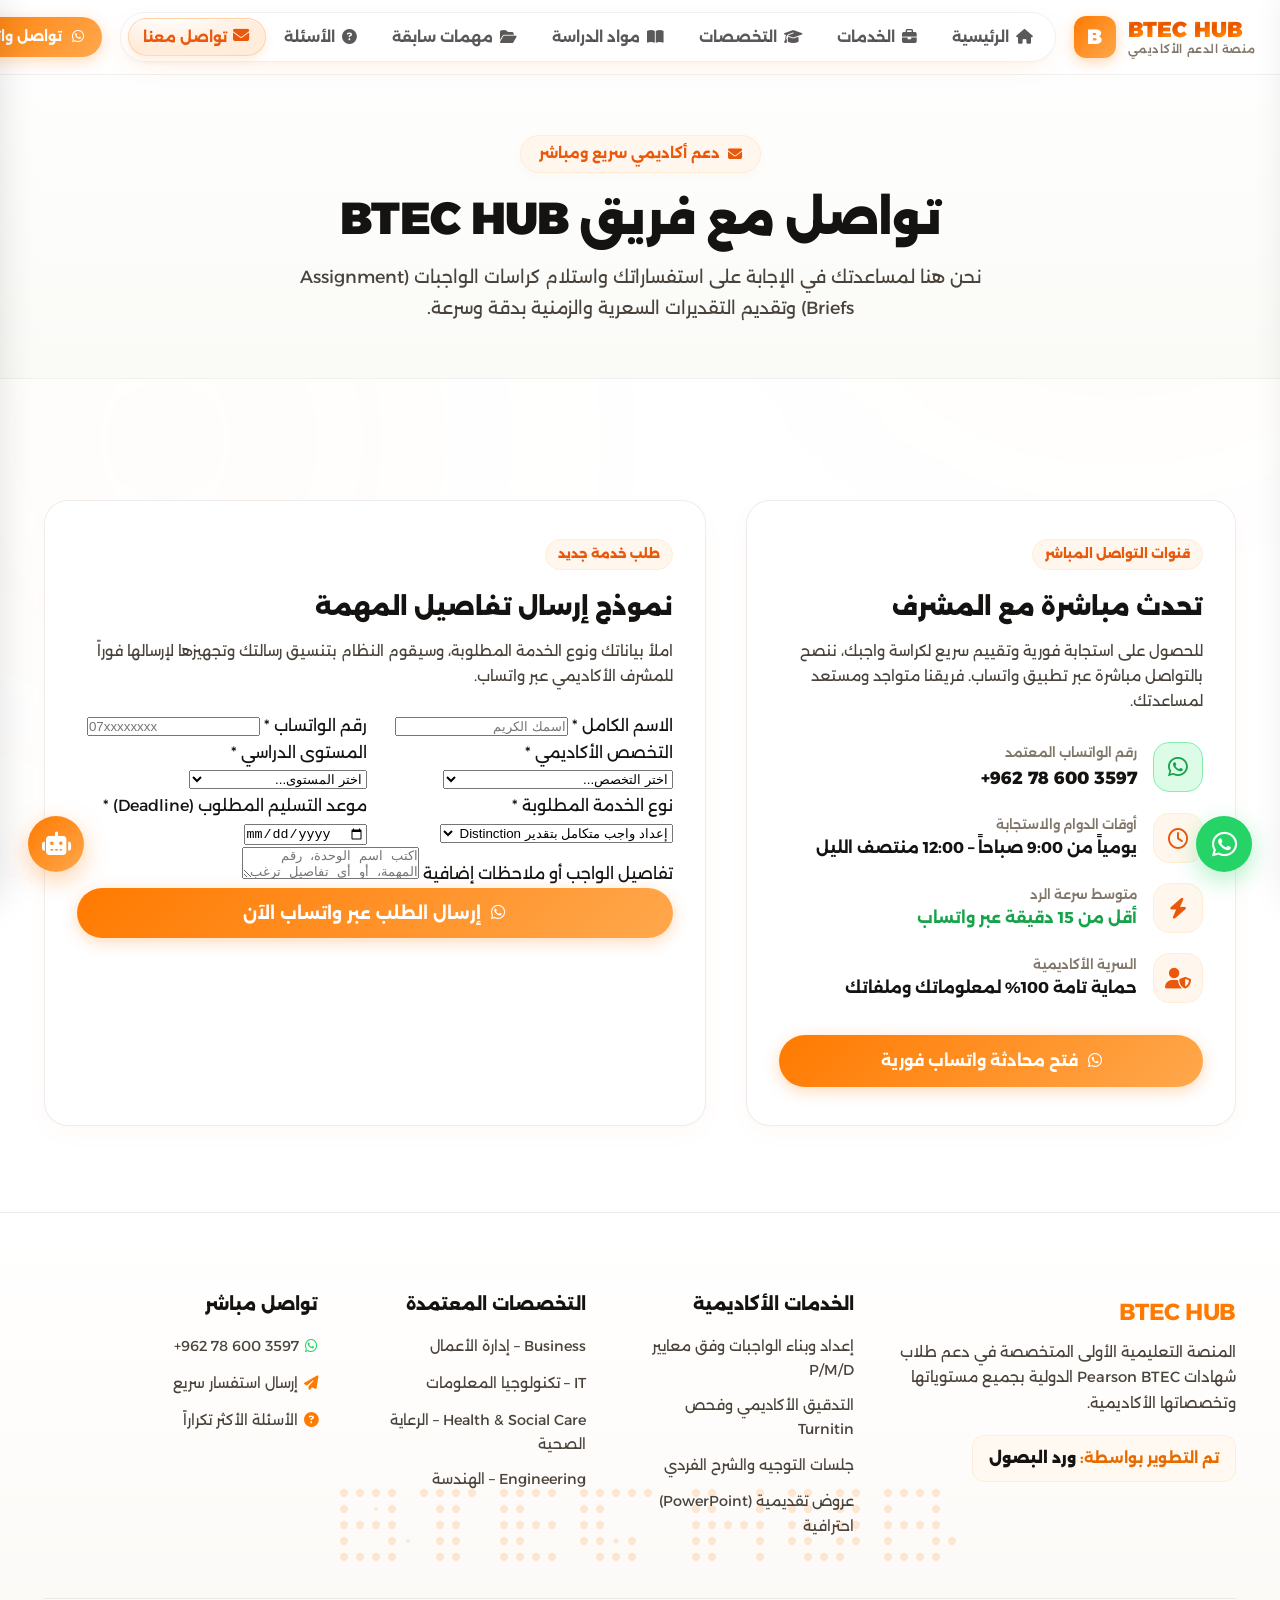
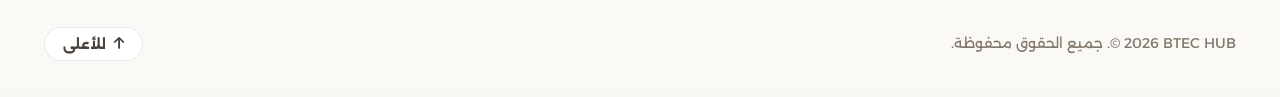
<file: contact.html>
<!DOCTYPE html>
<html lang="ar" dir="rtl">
<head>
  <meta charset="UTF-8">
  <meta name="viewport" content="width=device-width, initial-scale=1.0">
  <title>BTEC HUB – تواصل معنا</title>
  <link rel="preconnect" href="https://fonts.googleapis.com">
  <link href="https://fonts.googleapis.com/css2?family=Alexandria:wght@300;400;500;600;700;800;900&family=Plus+Jakarta+Sans:wght@400;500;600;700;800&family=JetBrains+Mono:wght@400;500;700&display=swap" rel="stylesheet">
  <link rel="stylesheet" href="https://cdnjs.cloudflare.com/ajax/libs/font-awesome/6.5.0/css/all.min.css">
  <link rel="stylesheet" href="main.css">
  <link rel="stylesheet" href="components.css">
</head>
<body>

<div class="bg-orb bg-orb-1"></div>
<div class="bg-orb bg-orb-2"></div>

<!-- ── NAVBAR WITH NIMBUS LIQUID GLASS PILL ── -->
<nav class="navbar" id="navbar">
  <div class="navbar-inner">
    <a href="index.html" class="navbar-logo" dir="ltr">
      <div class="logo-icon">B</div>
      <div class="logo-text" dir="ltr">
        <span class="wave-brand" id="waveBrand" dir="ltr">
          <span class="wave-char" style="--i:1">B</span>
          <span class="wave-char" style="--i:2">T</span>
          <span class="wave-char" style="--i:3">E</span>
          <span class="wave-char" style="--i:4">C</span>
          <span class="wave-space">&nbsp;</span>
          <span class="wave-char" style="--i:5">H</span>
          <span class="wave-char" style="--i:6">U</span>
          <span class="wave-char" style="--i:7">B</span>
        </span>
        <span class="logo-sub">منصة الدعم الأكاديمي</span>
      </div>
    </a>

    <!-- Nimbus Liquid Glass Floating Pill -->
    <div class="nimbus-wrapper">
      <div class="nimbus-nav" id="nimbusNav" data-tone="light">
        <div class="nimbus-glass"></div>
        <div class="nimbus-drop" id="nimbusDrop"></div>
        <a href="index.html" class="nimbus-item " data-fx="glow">
          <span class="nv-ico" data-fx="glow"><i class="fas fa-home"></i></span>
          <span class="nimbus-label">الرئيسية</span>
        </a>
        <a href="services.html" class="nimbus-item " data-fx="spin">
          <span class="nv-ico" data-fx="spin"><i class="fas fa-briefcase"></i></span>
          <span class="nimbus-label">الخدمات</span>
        </a>
        <a href="specializations.html" class="nimbus-item " data-fx="plane">
          <span class="nv-ico" data-fx="plane"><i class="fas fa-graduation-cap"></i></span>
          <span class="nimbus-label">التخصصات</span>
        </a>
        <a href="study.html" class="nimbus-item " data-fx="drop">
          <span class="nv-ico" data-fx="drop"><i class="fas fa-book-open"></i></span>
          <span class="nimbus-label">مواد الدراسة</span>
        </a>
        <a href="past-assignments.html" class="nimbus-item " data-fx="pop">
          <span class="nv-ico" data-fx="pop"><i class="fas fa-folder-open"></i></span>
          <span class="nimbus-label">مهمات سابقة</span>
        </a>
        <a href="faq.html" class="nimbus-item " data-fx="wave">
          <span class="nv-ico" data-fx="wave"><i class="fas fa-question-circle"></i></span>
          <span class="nimbus-label">الأسئلة</span>
        </a>
        <a href="contact.html" class="nimbus-item active" data-fx="pop">
          <span class="nv-ico" data-fx="pop"><i class="fas fa-envelope"></i></span>
          <span class="nimbus-label">تواصل معنا</span>
        </a>
      </div>
    </div>

    <div class="navbar-actions">
      <a href="https://wa.me/962786003597" target="_blank" class="btn btn-sm btn-primary">
        <i class="fab fa-whatsapp"></i> تواصل واتساب
      </a>
      <button class="cart-nav-btn" id="cartNavBtn" title="السلة">
        <i class="fas fa-shopping-cart"></i>
        <span class="cart-badge" style="display:none">0</span>
      </button>
      <button class="menu-toggle" id="menuToggle" aria-label="القائمة"><i class="fas fa-bars"></i></button>
    </div>
  </div>
</nav>

<!-- ── MOBILE NAV DRAWER ── -->
<div class="mobile-nav" id="mobileNav">
  <div class="mobile-nav-header" dir="ltr">
    <div class="logo-text" dir="ltr">
      <span class="wave-brand" dir="ltr">
        <span class="wave-char" style="--i:1">B</span>
        <span class="wave-char" style="--i:2">T</span>
        <span class="wave-char" style="--i:3">E</span>
        <span class="wave-char" style="--i:4">C</span>
        <span class="wave-space">&nbsp;</span>
        <span class="wave-char" style="--i:5">H</span>
        <span class="wave-char" style="--i:6">U</span>
        <span class="wave-char" style="--i:7">B</span>
      </span>
    </div>
    <button class="cart-close" id="mobileNavClose"><i class="fas fa-times"></i></button>
  </div>
  <ul class="mobile-nav-links">
    <li><a href="index.html" class="nav-link "><i class="fas fa-home"></i> الرئيسية</a></li>
    <li><a href="services.html" class="nav-link "><i class="fas fa-briefcase"></i> الخدمات</a></li>
    <li><a href="specializations.html" class="nav-link "><i class="fas fa-graduation-cap"></i> التخصصات</a></li>
    <li><a href="study.html" class="nav-link "><i class="fas fa-book-open"></i> مواد الدراسة</a></li>
    <li><a href="past-assignments.html" class="nav-link "><i class="fas fa-folder-open"></i> مهمات سابقة</a></li>
    <li><a href="faq.html" class="nav-link "><i class="fas fa-question-circle"></i> الأسئلة</a></li>
    <li><a href="contact.html" class="nav-link active"><i class="fas fa-envelope"></i> تواصل معنا</a></li>
  </ul>
  <div style="padding: 20px;">
    <a href="https://wa.me/962786003597" target="_blank" class="btn btn-primary" style="width:100%; justify-content:center;">
      <i class="fab fa-whatsapp"></i> تواصل عبر واتساب
    </a>
  </div>
</div>
<div class="cart-overlay" id="mobileNavOverlay"></div>


<main>
  <!-- ── PAGE HERO ── -->
  <section class="page-hero">
    <div class="container">
      <div class="section-badge"><i class="fas fa-envelope"></i> دعم أكاديمي سريع ومباشر</div>
      <h1 class="page-hero-title">تواصل مع فريق BTEC HUB</h1>
      <p class="page-hero-desc">
        نحن هنا لمساعدتك في الإجابة على استفساراتك واستلام كراسات الواجبات (Assignment Briefs) وتقديم التقديرات السعرية والزمنية بدقة وسرعة.
      </p>
    </div>
  </section>

  <!-- ── CONTACT SECTION ── -->
  <section class="section">
    <div class="container">
      <div class="contact-grid">

        <!-- Column 1: Direct Contact Info -->
        <div class="contact-card">
          <span class="service-badge">قنوات التواصل المباشر</span>
          <h2 style="font-size:1.45rem; font-weight:900; margin:10px 0 16px;">تحدث مباشرة مع المشرف</h2>
          <p style="font-size:0.92rem; color:var(--text-secondary); line-height:1.7; margin-bottom:28px;">
            للحصول على استجابة فورية وتقييم سريع لكراسة واجبك، ننصح بالتواصل مباشرة عبر تطبيق واتساب. فريقنا متواجد ومستعد لمساعدتك.
          </p>

          <div style="display:flex; flex-direction:column; gap:20px; margin-bottom:32px;">
            <div style="display:flex; align-items:center; gap:16px;">
              <div class="spec-icon" style="width:50px; height:50px; font-size:1.4rem; background:#DCFCE7; color:#16A34A; border-color:#86EFAC;">
                <i class="fab fa-whatsapp"></i>
              </div>
              <div>
                <span style="font-size:0.8rem; color:var(--text-muted); display:block; font-weight:600;">رقم الواتساب المعتمد</span>
                <a href="https://wa.me/962786003597" target="_blank" style="font-size:1.1rem; font-weight:800; color:var(--text-primary); direction:ltr; display:inline-block;">
                  +962 78 600 3597
                </a>
              </div>
            </div>

            <div style="display:flex; align-items:center; gap:16px;">
              <div class="spec-icon" style="width:50px; height:50px; font-size:1.3rem;">
                <i class="far fa-clock"></i>
              </div>
              <div>
                <span style="font-size:0.8rem; color:var(--text-muted); display:block; font-weight:600;">أوقات الدوام والاستجابة</span>
                <span style="font-size:0.98rem; font-weight:700; color:var(--text-primary);">
                  يومياً من 9:00 صباحاً – 12:00 منتصف الليل
                </span>
              </div>
            </div>

            <div style="display:flex; align-items:center; gap:16px;">
              <div class="spec-icon" style="width:50px; height:50px; font-size:1.3rem;">
                <i class="fas fa-bolt"></i>
              </div>
              <div>
                <span style="font-size:0.8rem; color:var(--text-muted); display:block; font-weight:600;">متوسط سرعة الرد</span>
                <span style="font-size:0.98rem; font-weight:700; color:#16A34A;">
                  أقل من 15 دقيقة عبر واتساب
                </span>
              </div>
            </div>

            <div style="display:flex; align-items:center; gap:16px;">
              <div class="spec-icon" style="width:50px; height:50px; font-size:1.3rem;">
                <i class="fas fa-user-shield"></i>
              </div>
              <div>
                <span style="font-size:0.8rem; color:var(--text-muted); display:block; font-weight:600;">السرية الأكاديمية</span>
                <span style="font-size:0.98rem; font-weight:700; color:var(--text-primary);">
                  حماية تامة 100% لمعلوماتك وملفاتك
                </span>
              </div>
            </div>
          </div>

          <a href="https://wa.me/962786003597" target="_blank" class="btn btn-primary" style="width:100%; justify-content:center;">
            <i class="fab fa-whatsapp"></i> فتح محادثة واتساب فورية
          </a>
        </div>

        <!-- Column 2: Smart WhatsApp Form -->
        <div class="contact-card">
          <span class="service-badge">طلب خدمة جديد</span>
          <h2 style="font-size:1.45rem; font-weight:900; margin:10px 0 16px;">نموذج إرسال تفاصيل المهمة</h2>
          <p style="font-size:0.92rem; color:var(--text-secondary); line-height:1.7; margin-bottom:24px;">
            املأ بياناتك ونوع الخدمة المطلوبة، وسيقوم النظام بتنسيق رسالتك وتجهيزها لإرسالها فوراً للمشرف الأكاديمي عبر واتساب.
          </p>

          <form id="contactForm">
            <div style="display:grid; grid-template-columns:1fr 1fr; gap:16px;">
              <div class="contact-form-group">
                <label class="contact-form-label" for="studentName">الاسم الكامل *</label>
                <input type="text" id="studentName" class="contact-input" placeholder="اسمك الكريم" required>
              </div>

              <div class="contact-form-group">
                <label class="contact-form-label" for="studentPhone">رقم الواتساب *</label>
                <input type="tel" id="studentPhone" class="contact-input" placeholder="07xxxxxxxx" required>
              </div>
            </div>

            <div style="display:grid; grid-template-columns:1fr 1fr; gap:16px;">
              <div class="contact-form-group">
                <label class="contact-form-label" for="specialization">التخصص الأكاديمي *</label>
                <select id="specialization" class="contact-select" required>
                  <option value="">اختر التخصص...</option>
                  <option value="إدارة الأعمال Business">إدارة الأعمال Business</option>
                  <option value="تكنولوجيا المعلومات IT">تكنولوجيا المعلومات IT</option>
                  <option value="الرعاية الصحية Health & Social Care">الرعاية الصحية Health & Social Care</option>
                  <option value="الهندسة Engineering">الهندسة Engineering</option>
                  <option value="تخصص آخر">تخصص آخر</option>
                </select>
              </div>

              <div class="contact-form-group">
                <label class="contact-form-label" for="academicLevel">المستوى الدراسي *</label>
                <select id="academicLevel" class="contact-select" required>
                  <option value="">اختر المستوى...</option>
                  <option value="Level 3 Foundation">Level 3 Foundation</option>
                  <option value="Level 3 Extended Diploma">Level 3 Extended Diploma</option>
                  <option value="Level 4 HNC">Level 4 HNC</option>
                  <option value="Level 5 HND">Level 5 HND</option>
                  <option value="مستوى آخر">مستوى آخر</option>
                </select>
              </div>
            </div>

            <div style="display:grid; grid-template-columns:1fr 1fr; gap:16px;">
              <div class="contact-form-group">
                <label class="contact-form-label" for="serviceType">نوع الخدمة المطلوبة *</label>
                <select id="serviceType" class="contact-select" required>
                  <option value="إعداد واجب متكامل بتقدير Distinction">إعداد واجب متكامل بتقدير Distinction</option>
                  <option value="فحص Turnitin وتدقيق لغوي">فحص Turnitin وتدقيق لغوي</option>
                  <option value="جلسة شرح وتوجيه فردي 1-on-1">جلسة شرح وتوجيه فردي 1-on-1</option>
                  <option value="تصميم عرض تقديمي PowerPoint">تصميم عرض تقديمي PowerPoint</option>
                  <option value="مشروع تخرج HND Capstone">مشروع تخرج HND Capstone</option>
                  <option value="حل واجب برمجة أو قواعد بيانات">حل واجب برمجة أو قواعد بيانات</option>
                  <option value="تعديل ملاحظات المعلم Resubmission">تعديل ملاحظات المعلم Resubmission</option>
                  <option value="استشارة أكاديمية عامة">استشارة أكاديمية عامة</option>
                </select>
              </div>

              <div class="contact-form-group">
                <label class="contact-form-label" for="deadlineDate">موعد التسليم المطلوب (Deadline) *</label>
                <input type="date" id="deadlineDate" class="contact-input" required>
              </div>
            </div>

            <div class="contact-form-group">
              <label class="contact-form-label" for="assignmentNotes">تفاصيل الواجب أو ملاحظات إضافية</label>
              <textarea id="assignmentNotes" class="contact-textarea" placeholder="اكتب اسم الوحدة، رقم المهمة، أو أي تفاصيل ترغب في توضيحها للمشرف..."></textarea>
            </div>

            <button type="submit" class="btn btn-lg btn-primary" style="width:100%; justify-content:center;">
              <i class="fab fa-whatsapp"></i> إرسال الطلب عبر واتساب الآن
            </button>
          </form>
        </div>

      </div>
    </div>
  </section>
</main>

<!-- ── HALFTONE WORDMARK FOOTER (CRISP WHITE & LIGHT ORANGE) ── -->
<footer class="hwf-container">
  <canvas id="halftoneCanvas" class="hwf-canvas"></canvas>
  <div class="hwf-content">
    <div class="hwf-top">
      <div class="hwf-brand" dir="rtl">
        <strong style="font-size:1.45rem;color:var(--primary);letter-spacing:-0.02em;" dir="ltr">BTEC HUB</strong>
        <span style="display:block;margin-top:8px;line-height:1.75;color:var(--text-secondary);font-size:0.92rem;">
          المنصة التعليمية الأولى المتخصصة في دعم طلاب شهادات Pearson BTEC الدولية بجميع مستوياتها وتخصصاتها الأكاديمية.
        </span>
        <div style="margin-top:18px;padding:10px 16px;background:var(--orange-50);border:1px solid #FFEDD5;border-radius:12px;display:inline-block;font-weight:700;color:var(--primary-dark);font-size:0.92rem;">
          تم التطوير بواسطة: <span style="color:#151311;font-weight:900;">ورد البصول</span>
        </div>
      </div>
      <div class="hwf-col">
        <h4>الخدمات الأكاديمية</h4>
        <ul>
          <li><a href="services.html">إعداد وبناء الواجبات وفق معايير P/M/D</a></li>
          <li><a href="services.html">التدقيق الأكاديمي وفحص Turnitin</a></li>
          <li><a href="services.html">جلسات التوجيه والشرح الفردي</a></li>
          <li><a href="services.html">عروض تقديمية (PowerPoint) احترافية</a></li>
        </ul>
      </div>
      <div class="hwf-col">
        <h4>التخصصات المعتمدة</h4>
        <ul>
          <li><a href="specializations.html#business">Business – إدارة الأعمال</a></li>
          <li><a href="specializations.html#it">IT – تكنولوجيا المعلومات</a></li>
          <li><a href="specializations.html#health">Health & Social Care – الرعاية الصحية</a></li>
          <li><a href="specializations.html#engineering">Engineering – الهندسة</a></li>
        </ul>
      </div>
      <div class="hwf-col">
        <h4>تواصل مباشر</h4>
        <ul>
          <li><a href="https://wa.me/962786003597" target="_blank"><i class="fab fa-whatsapp" style="color:#25D366;margin-left:6px;"></i> <span dir="ltr">+962 78 600 3597</span></a></li>
          <li><a href="contact.html"><i class="fas fa-paper-plane" style="color:var(--primary);margin-left:6px;"></i> إرسال استفسار سريع</a></li>
          <li><a href="faq.html"><i class="fas fa-question-circle" style="color:var(--primary);margin-left:6px;"></i> الأسئلة الأكثر تكراراً</a></li>
        </ul>
      </div>
    </div>
    <div class="hwf-bottom">
      <div><span dir="ltr">© 2026 BTEC HUB</span>. جميع الحقوق محفوظة.</div>
      <button class="hwf-up-btn" onclick="window.scrollTo({top:0,behavior:'smooth'})">
        <i class="fas fa-arrow-up"></i> للأعلى
      </button>
    </div>
  </div>
</footer>

<!-- ── CART SIDEBAR ── -->
<div class="cart-overlay" id="cartOverlay"></div>
<aside class="cart-sidebar" id="cartSidebar">
  <div class="cart-header">
    <div class="cart-title"><i class="fas fa-shopping-cart" style="color:var(--primary)"></i> <span>سلة الخدمات</span></div>
    <button class="cart-close" id="cartClose"><i class="fas fa-times"></i></button>
  </div>
  <div class="cart-body" id="cartBody"></div>
  <div class="cart-footer" id="cartFooter" style="display:none;"></div>
</aside>

<!-- ── BTEC AI ASSISTANT ── -->
<div class="assistant-fab" id="assistantFab">
  <button class="assistant-fab-btn" title="BTEC Assistant"><i class="fas fa-robot"></i></button>
  <div class="assistant-tooltip">مساعد BTEC الذكي</div>
</div>
<div class="assistant-window" id="assistantWindow">
  <div class="assistant-header">
    <div class="assistant-avatar">🤖</div>
    <div class="assistant-info">
      <div class="assistant-name">BTEC Assistant</div>
      <div class="assistant-status"><span class="status-dot"></span> متاح الآن لمساعدتك</div>
    </div>
    <button class="assistant-minimize" id="assistantMinimize"><i class="fas fa-minus"></i></button>
  </div>
  <div class="assistant-messages" id="assistantMessages"></div>
  <div class="quick-replies" id="quickReplies"></div>
  <div class="assistant-input-area">
    <input type="text" class="assistant-input" id="assistantInput" placeholder="اكتب سؤالك عن BTEC هنا...">
    <button class="assistant-send" id="assistantSend"><i class="fas fa-paper-plane"></i></button>
  </div>
</div>

<!-- ── WHATSAPP FAB ── -->
<div class="whatsapp-fab">
  <a href="https://wa.me/962786003597" target="_blank" class="whatsapp-fab-btn" title="تواصل عبر واتساب">
    <i class="fab fa-whatsapp"></i>
  </a>
</div>

<!-- ── SCRIPTS ── -->
<script src="main.js"></script>
<script src="cart.js"></script>
<script src="assistant.js"></script>

<script>
// Interactive Halftone Canvas (Crisp White & Light Orange)
(function() {
  const canvas = document.getElementById('halftoneCanvas');
  if (!canvas) return;
  const ctx = canvas.getContext('2d');
  let w, h, dots = [], mx = -1000, my = -1000;

  function init() {
    const rect = canvas.parentElement.getBoundingClientRect();
    w = canvas.width = rect.width;
    h = canvas.height = rect.height;
    dots = [];
    const gap = 16;
    const cols = Math.floor(w / gap);
    const rows = Math.floor(h / gap);

    const m = document.createElement('canvas');
    m.width = w; m.height = h;
    const mctx = m.getContext('2d');
    mctx.font = '900 ' + Math.min(w * 0.16, 120) + 'px Alexandria, sans-serif';
    mctx.direction = 'ltr';
    mctx.fillStyle = '#000';
    mctx.textAlign = 'center';
    mctx.textBaseline = 'middle';
    mctx.fillText('BTEC HUB', w / 2, h * 0.65);
    const data = mctx.getImageData(0, 0, w, h).data;

    for (let r = 0; r < rows; r++) {
      for (let c = 0; c < cols; c++) {
        const x = c * gap + gap/2;
        const y = r * gap + gap/2;
        const alpha = data[(Math.floor(y) * w + Math.floor(x)) * 4 + 3];
        if (alpha > 35) {
          dots.push({
            hx: x, hy: y, x: x, y: y,
            vx: 0, vy: 0,
            r: (alpha / 255) * 4.2
          });
        }
      }
    }
  }

  function loop() {
    ctx.clearRect(0, 0, w, h);
    for (let i = 0; i < dots.length; i++) {
      const d = dots[i];
      const dx = d.x - mx;
      const dy = d.y - my;
      const dist = Math.hypot(dx, dy);
      if (dist < 85) {
        const force = (1 - dist / 85) * 7;
        d.vx += (dx / dist) * force;
        d.vy += (dy / dist) * force;
      }
      d.vx = (d.vx + (d.hx - d.x) * 0.08) * 0.82;
      d.vy = (d.vy + (d.hy - d.y) * 0.08) * 0.82;
      d.x += d.vx;
      d.y += d.vy;

      const warm = Math.min(1, Math.hypot(d.x - d.hx, d.y - d.hy) / 16);
      ctx.fillStyle = warm > 0.05 ? '#FFA040' : 'rgba(255, 122, 0, 0.18)';
      ctx.beginPath();
      ctx.arc(d.x, d.y, d.r, 0, Math.PI * 2);
      ctx.fill();
    }
    requestAnimationFrame(loop);
  }

  canvas.parentElement.addEventListener('mousemove', (e) => {
    const r = canvas.getBoundingClientRect();
    mx = e.clientX - r.left;
    my = e.clientY - r.top;
  });

  canvas.parentElement.addEventListener('mouseleave', () => {
    mx = -1000; my = -1000;
  });

  window.addEventListener('resize', init);
  init();
  loop();
})();
</script>


<script>
// Smart WhatsApp Form submit handler
document.addEventListener('DOMContentLoaded', () => {
  const form = document.getElementById('contactForm');
  if (!form) return;

  form.addEventListener('submit', (e) => {
    e.preventDefault();

    const name = document.getElementById('studentName').value.trim();
    const phone = document.getElementById('studentPhone').value.trim();
    const spec = document.getElementById('specialization').value;
    const level = document.getElementById('academicLevel').value;
    const service = document.getElementById('serviceType').value;
    const deadline = document.getElementById('deadlineDate').value;
    const notes = document.getElementById('assignmentNotes').value.trim();

    if (!name || !phone || !spec || !level || !service || !deadline) {
      window.BtecMain?.showToast('يرجى تعبئة كافة الحقول المطلوبة', 'error');
      return;
    }

    const message = 
      `🎓 *طلب خدمة جديدة من موقع BTEC HUB*%0A%0A` +
      `👤 *الاسم:* ${encodeURIComponent(name)}%0A` +
      `📱 *رقم الهاتف:* ${encodeURIComponent(phone)}%0A` +
      `📚 *التخصص:* ${encodeURIComponent(spec)}%0A` +
      `🎯 *المستوى:* ${encodeURIComponent(level)}%0A` +
      `💼 *الخدمة:* ${encodeURIComponent(service)}%0A` +
      `📅 *موعد التسليم:* ${encodeURIComponent(deadline)}%0A` +
      (notes ? `📝 *تفاصيل إضافية:* ${encodeURIComponent(notes)}%0A` : '') +
      `%0A--%0A📌 *أرجو تزويدي بالسعر وتأكيد استلام الطلب. شكراً!*`;

    const url = `https://wa.me/962786003597?text=${message}`;
    window.open(url, '_blank');
  });
});
</script>

</body>
</html>
</file>
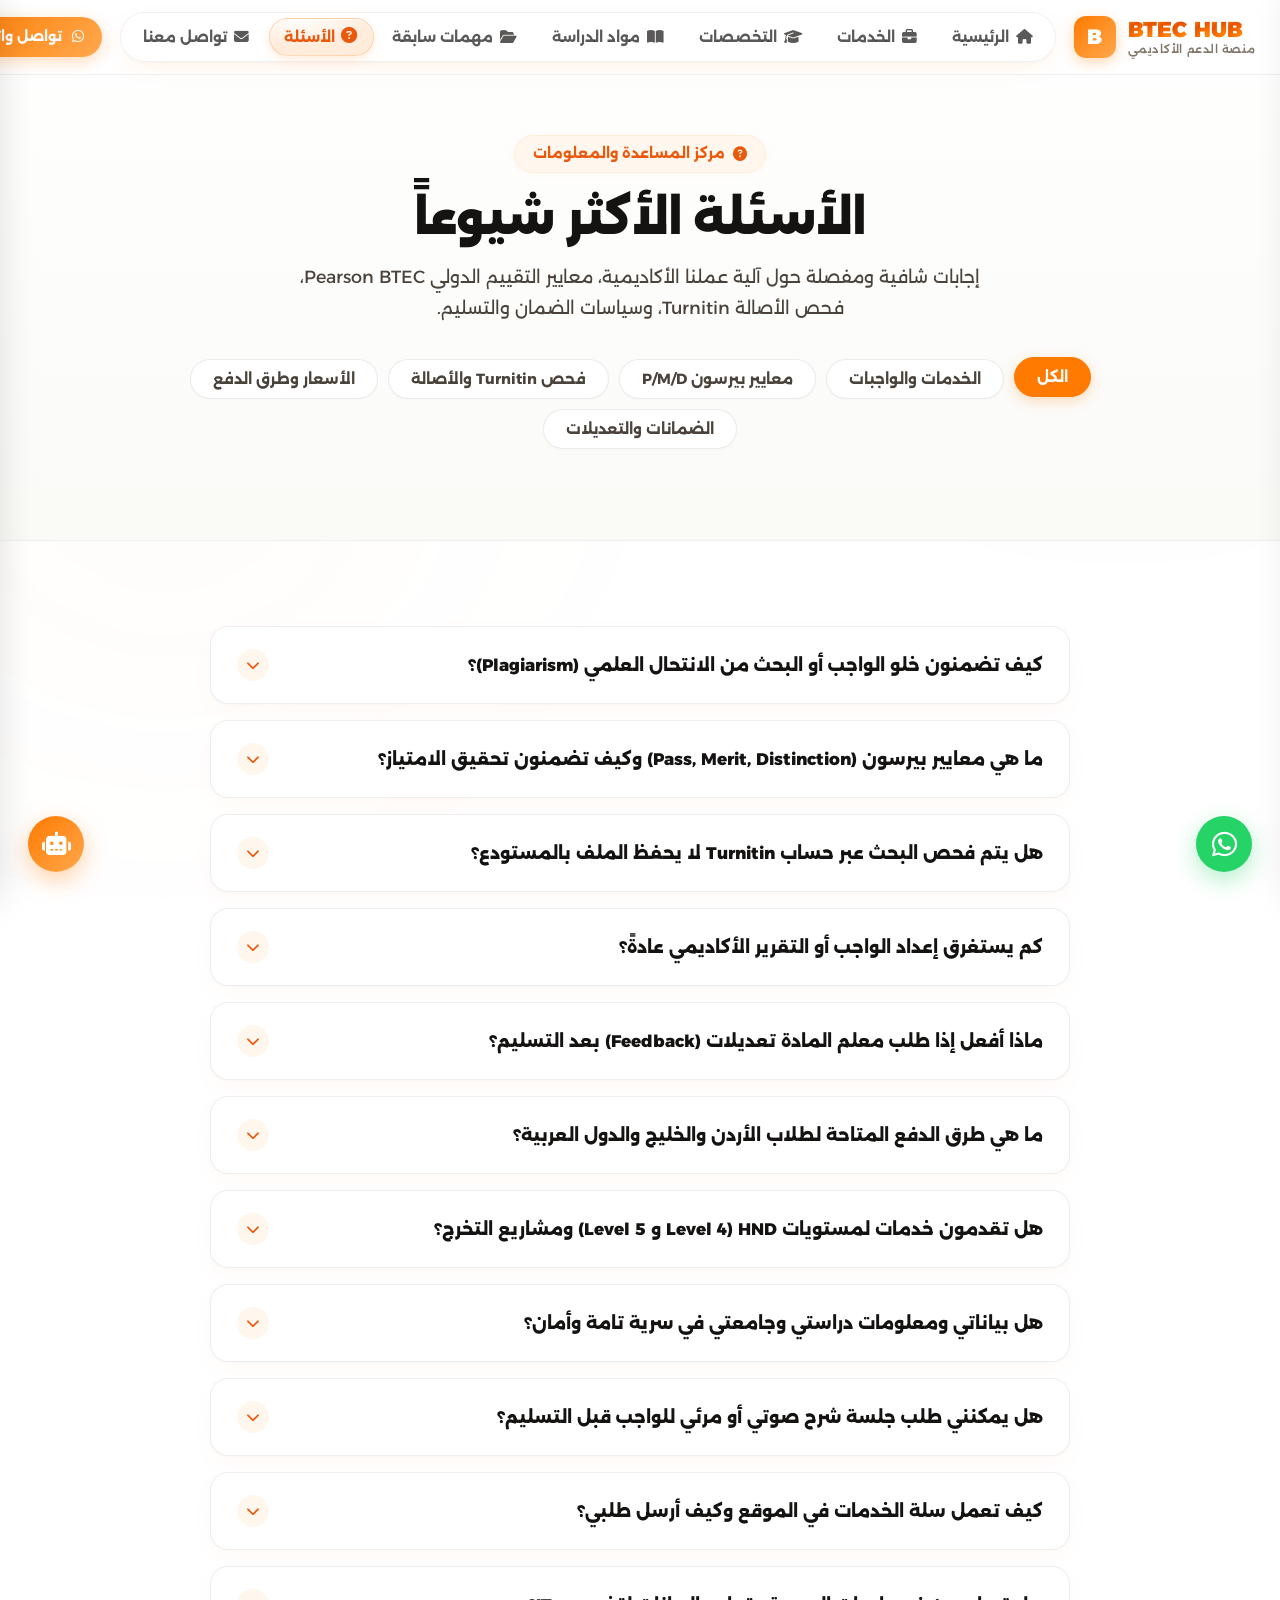
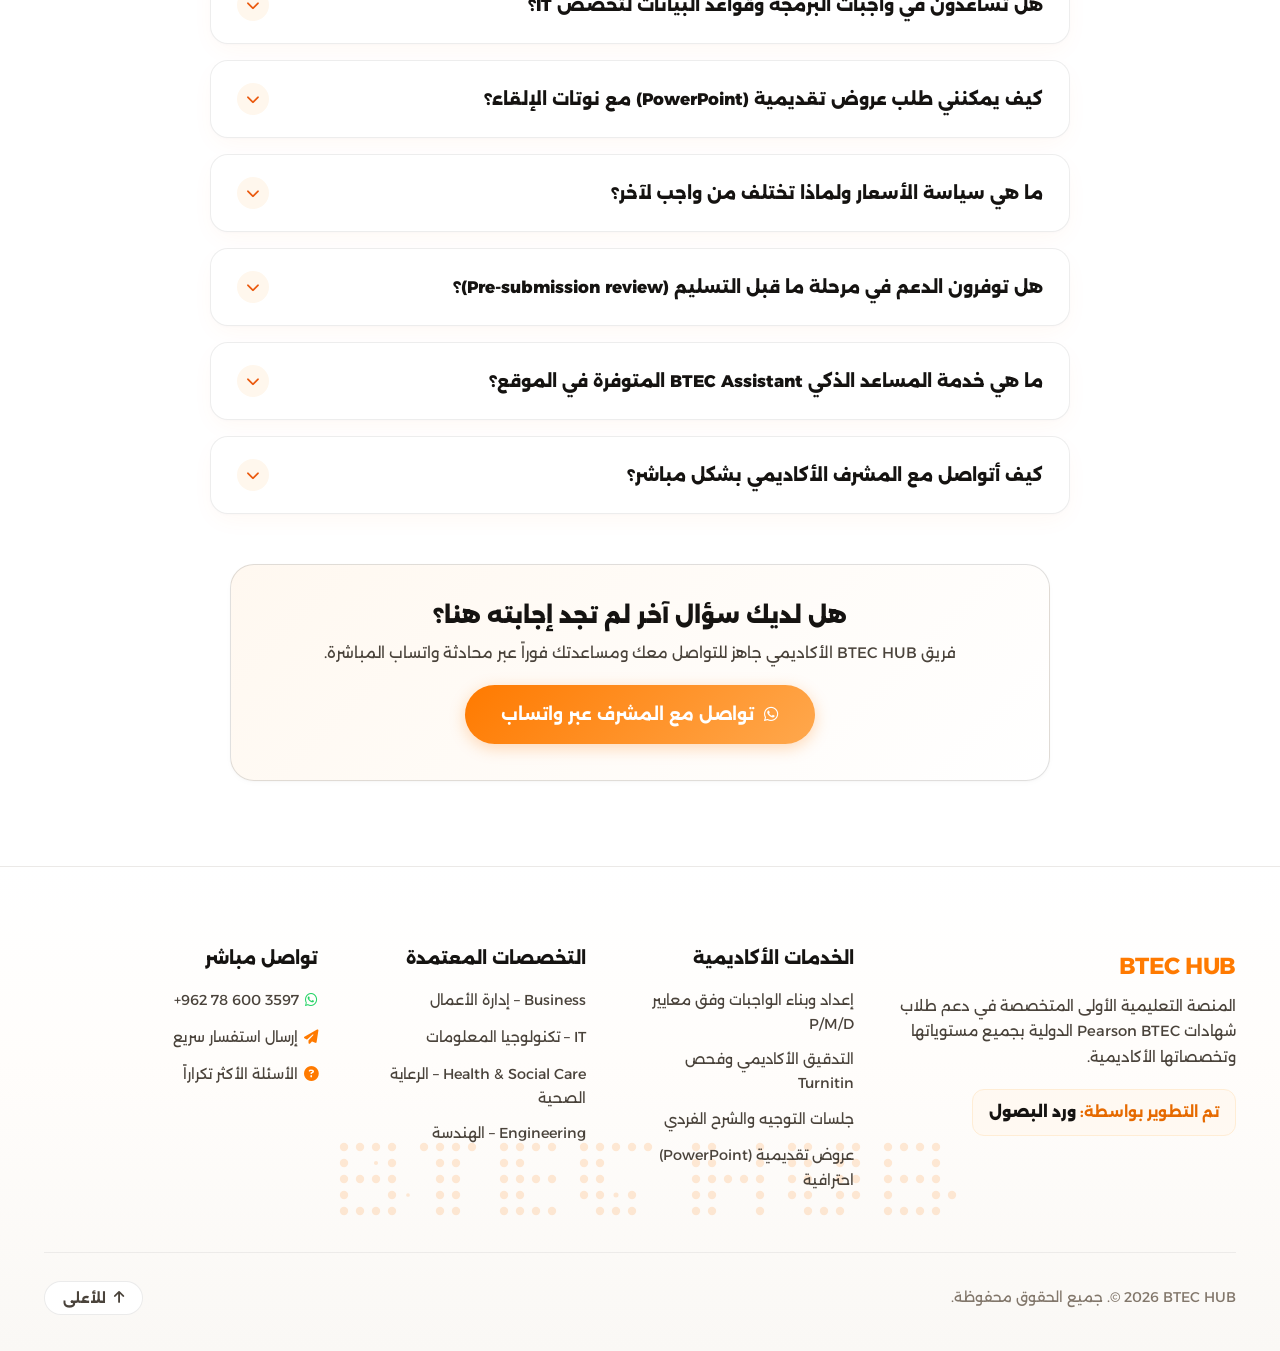
<file: faq.html>
<!DOCTYPE html>
<html lang="ar" dir="rtl">
<head>
  <meta charset="UTF-8">
  <meta name="viewport" content="width=device-width, initial-scale=1.0">
  <title>BTEC HUB – الأسئلة الشائعة</title>
  <link rel="preconnect" href="https://fonts.googleapis.com">
  <link href="https://fonts.googleapis.com/css2?family=Alexandria:wght@300;400;500;600;700;800;900&family=Plus+Jakarta+Sans:wght@400;500;600;700;800&family=JetBrains+Mono:wght@400;500;700&display=swap" rel="stylesheet">
  <link rel="stylesheet" href="https://cdnjs.cloudflare.com/ajax/libs/font-awesome/6.5.0/css/all.min.css">
  <link rel="stylesheet" href="main.css">
  <link rel="stylesheet" href="components.css">
</head>
<body>

<div class="bg-orb bg-orb-1"></div>
<div class="bg-orb bg-orb-2"></div>

<!-- ── NAVBAR WITH NIMBUS LIQUID GLASS PILL ── -->
<nav class="navbar" id="navbar">
  <div class="navbar-inner">
    <a href="index.html" class="navbar-logo" dir="ltr">
      <div class="logo-icon">B</div>
      <div class="logo-text" dir="ltr">
        <span class="wave-brand" id="waveBrand" dir="ltr">
          <span class="wave-char" style="--i:1">B</span>
          <span class="wave-char" style="--i:2">T</span>
          <span class="wave-char" style="--i:3">E</span>
          <span class="wave-char" style="--i:4">C</span>
          <span class="wave-space">&nbsp;</span>
          <span class="wave-char" style="--i:5">H</span>
          <span class="wave-char" style="--i:6">U</span>
          <span class="wave-char" style="--i:7">B</span>
        </span>
        <span class="logo-sub">منصة الدعم الأكاديمي</span>
      </div>
    </a>

    <!-- Nimbus Liquid Glass Floating Pill -->
    <div class="nimbus-wrapper">
      <div class="nimbus-nav" id="nimbusNav" data-tone="light">
        <div class="nimbus-glass"></div>
        <div class="nimbus-drop" id="nimbusDrop"></div>
        <a href="index.html" class="nimbus-item " data-fx="glow">
          <span class="nv-ico" data-fx="glow"><i class="fas fa-home"></i></span>
          <span class="nimbus-label">الرئيسية</span>
        </a>
        <a href="services.html" class="nimbus-item " data-fx="spin">
          <span class="nv-ico" data-fx="spin"><i class="fas fa-briefcase"></i></span>
          <span class="nimbus-label">الخدمات</span>
        </a>
        <a href="specializations.html" class="nimbus-item " data-fx="plane">
          <span class="nv-ico" data-fx="plane"><i class="fas fa-graduation-cap"></i></span>
          <span class="nimbus-label">التخصصات</span>
        </a>
        <a href="study.html" class="nimbus-item " data-fx="drop">
          <span class="nv-ico" data-fx="drop"><i class="fas fa-book-open"></i></span>
          <span class="nimbus-label">مواد الدراسة</span>
        </a>
        <a href="past-assignments.html" class="nimbus-item " data-fx="pop">
          <span class="nv-ico" data-fx="pop"><i class="fas fa-folder-open"></i></span>
          <span class="nimbus-label">مهمات سابقة</span>
        </a>
        <a href="faq.html" class="nimbus-item active" data-fx="wave">
          <span class="nv-ico" data-fx="wave"><i class="fas fa-question-circle"></i></span>
          <span class="nimbus-label">الأسئلة</span>
        </a>
        <a href="contact.html" class="nimbus-item " data-fx="pop">
          <span class="nv-ico" data-fx="pop"><i class="fas fa-envelope"></i></span>
          <span class="nimbus-label">تواصل معنا</span>
        </a>
      </div>
    </div>

    <div class="navbar-actions">
      <a href="https://wa.me/962786003597" target="_blank" class="btn btn-sm btn-primary">
        <i class="fab fa-whatsapp"></i> تواصل واتساب
      </a>
      <button class="cart-nav-btn" id="cartNavBtn" title="السلة">
        <i class="fas fa-shopping-cart"></i>
        <span class="cart-badge" style="display:none">0</span>
      </button>
      <button class="menu-toggle" id="menuToggle" aria-label="القائمة"><i class="fas fa-bars"></i></button>
    </div>
  </div>
</nav>

<!-- ── MOBILE NAV DRAWER ── -->
<div class="mobile-nav" id="mobileNav">
  <div class="mobile-nav-header" dir="ltr">
    <div class="logo-text" dir="ltr">
      <span class="wave-brand" dir="ltr">
        <span class="wave-char" style="--i:1">B</span>
        <span class="wave-char" style="--i:2">T</span>
        <span class="wave-char" style="--i:3">E</span>
        <span class="wave-char" style="--i:4">C</span>
        <span class="wave-space">&nbsp;</span>
        <span class="wave-char" style="--i:5">H</span>
        <span class="wave-char" style="--i:6">U</span>
        <span class="wave-char" style="--i:7">B</span>
      </span>
    </div>
    <button class="cart-close" id="mobileNavClose"><i class="fas fa-times"></i></button>
  </div>
  <ul class="mobile-nav-links">
    <li><a href="index.html" class="nav-link "><i class="fas fa-home"></i> الرئيسية</a></li>
    <li><a href="services.html" class="nav-link "><i class="fas fa-briefcase"></i> الخدمات</a></li>
    <li><a href="specializations.html" class="nav-link "><i class="fas fa-graduation-cap"></i> التخصصات</a></li>
    <li><a href="study.html" class="nav-link "><i class="fas fa-book-open"></i> مواد الدراسة</a></li>
    <li><a href="past-assignments.html" class="nav-link "><i class="fas fa-folder-open"></i> مهمات سابقة</a></li>
    <li><a href="faq.html" class="nav-link active"><i class="fas fa-question-circle"></i> الأسئلة</a></li>
    <li><a href="contact.html" class="nav-link "><i class="fas fa-envelope"></i> تواصل معنا</a></li>
  </ul>
  <div style="padding: 20px;">
    <a href="https://wa.me/962786003597" target="_blank" class="btn btn-primary" style="width:100%; justify-content:center;">
      <i class="fab fa-whatsapp"></i> تواصل عبر واتساب
    </a>
  </div>
</div>
<div class="cart-overlay" id="mobileNavOverlay"></div>


<main>
  <!-- ── PAGE HERO ── -->
  <section class="page-hero">
    <div class="container">
      <div class="section-badge"><i class="fas fa-question-circle"></i> مركز المساعدة والمعلومات</div>
      <h1 class="page-hero-title">الأسئلة الأكثر شيوعاً</h1>
      <p class="page-hero-desc">
        إجابات شافية ومفصلة حول آلية عملنا الأكاديمية، معايير التقييم الدولي Pearson BTEC، فحص الأصالة Turnitin، وسياسات الضمان والتسليم.
      </p>

      <!-- ── FILTER BAR ── -->
      <div class="filter-bar">
        <button class="filter-btn active" data-filter="all">الكل</button>
        <button class="filter-btn" data-filter="services">الخدمات والواجبات</button>
        <button class="filter-btn" data-filter="pearson">معايير بيرسون P/M/D</button>
        <button class="filter-btn" data-filter="turnitin">فحص Turnitin والأصالة</button>
        <button class="filter-btn" data-filter="pricing">الأسعار وطرق الدفع</button>
        <button class="filter-btn" data-filter="support">الضمانات والتعديلات</button>
      </div>
    </div>
  </section>

  <!-- ── FAQ ACCORDION LIST ── -->
  <section class="section">
    <div class="container">
      <div class="faq-list" id="faqList">

        <!-- 1 -->
        <div class="faq-item" data-category="turnitin">
          <button class="faq-question">
            <span>كيف تضمنون خلو الواجب أو البحث من الانتحال العلمي (Plagiarism)؟</span>
            <span class="faq-icon"><i class="fas fa-chevron-down"></i></span>
          </button>
          <div class="faq-answer">
            يتم إعداد كل واجب وصياغته بشكل فريد تماماً لكل طالب من الصفر بواسطة باحثين متخصصين دون استخدام أي نصوص منسوخة. بعد الانتهاء، نقوم بفحص البحث عبر حساب Turnitin المعلمي الرسمي، ونسلمك تقريراً رسمياً بصيغة PDF يثبت أن نسبة التشابه أقل من 5% وأن البحث سليم 100%.
          </div>
        </div>

        <!-- 2 -->
        <div class="faq-item" data-category="pearson">
          <button class="faq-question">
            <span>ما هي معايير بيرسون (Pass, Merit, Distinction) وكيف تضمنون تحقيق الامتياز؟</span>
            <span class="faq-icon"><i class="fas fa-chevron-down"></i></span>
          </button>
          <div class="faq-answer">
            تعتمد Pearson على معايير تصاعدية: معيار Pass يتطلب الوصف والشرح الأساسي (Describe / Explain)، معيار Merit يتطلب التحليل والمقارنة (Analyze / Compare)، بينما معيار Distinction يتطلب التقييم النقدي وإصدار الأحكام المبررة (Evaluate / Justify). فريقنا يلتزم بتغطية كافة نقاط كراسة التقييم لتأمين أعلى تصنيف.
          </div>
        </div>

        <!-- 3 -->
        <div class="faq-item" data-category="turnitin">
          <button class="faq-question">
            <span>هل يتم فحص البحث عبر حساب Turnitin لا يحفظ الملف بالمستودع؟</span>
            <span class="faq-icon"><i class="fas fa-chevron-down"></i></span>
          </button>
          <div class="faq-answer">
            نعم، تماماً! نستخدم خاصية (No Repository) حصرياً عند فحص أي ورقة بحثية. هذا يعني أن الملف لن يُحفظ في قاعدة بيانات Turnitin العالمية، وعندما تقوم لاحقاً برفع الواجب عبر بوابة كليتك أو جامعتك فلن يظهر أي تشابه أو تكرار مع فحصنا السابق.
          </div>
        </div>

        <!-- 4 -->
        <div class="faq-item" data-category="services">
          <button class="faq-question">
            <span>كم يستغرق إعداد الواجب أو التقرير الأكاديمي عادةً؟</span>
            <span class="faq-icon"><i class="fas fa-chevron-down"></i></span>
          </button>
          <div class="faq-answer">
            يعتمد الوقت على حجم المهمة وعدد كلماتها، لكن في المعتاد يستغرق الواجب الكامل من 3 إلى 5 أيام عمل. كما تتوفر لدينا خدمة التسليم السريع والطارئ (Urgent Service) خلال 24 إلى 48 ساعة فقط للحالات المستعجلة قبل موعد التسليم النهائي.
          </div>
        </div>

        <!-- 5 -->
        <div class="faq-item" data-category="support">
          <button class="faq-question">
            <span>ماذا أفعل إذا طلب معلم المادة تعديلات (Feedback) بعد التسليم؟</span>
            <span class="faq-icon"><i class="fas fa-chevron-down"></i></span>
          </button>
          <div class="faq-answer">
            التعديلات مجانية بالكامل ومشمولة في الخدمة! كل ما عليك هو تزويدنا بملاحظات المحاضر أو تقرير المقيم الداخلي (Internal Verifier)، وسيقوم الفريق الأكاديمي بمراجعة وتعديل النقاط المحددة خلال 24-48 ساعة لضمان استيفاء المعايير المطلوبة.
          </div>
        </div>

        <!-- 6 -->
        <div class="faq-item" data-category="pricing">
          <button class="faq-question">
            <span>ما هي طرق الدفع المتاحة لطلاب الأردن والخليج والدول العربية؟</span>
            <span class="faq-icon"><i class="fas fa-chevron-down"></i></span>
          </button>
          <div class="faq-answer">
            نوفر خيارات دفع مرنة وآمنة تشمل: كليك (CliQ) والمحافظ الإلكترونية (Zain Cash, Orange Money, Umniah Mahfazti) داخل الأردن، بالإضافة إلى التحويل البنكي المباشر، PayPal، والتحويل عبر Western Union لطلاب السعودية والإمارات وقطر والكويت وسلطنة عمان وباقي الدول.
          </div>
        </div>

        <!-- 7 -->
        <div class="faq-item" data-category="services">
          <button class="faq-question">
            <span>هل تقدمون خدمات لمستويات HND (Level 4 و Level 5) ومشاريع التخرج؟</span>
            <span class="faq-icon"><i class="fas fa-chevron-down"></i></span>
          </button>
          <div class="faq-answer">
            نعم، لدينا قسم أكاديمي مخصص لطلاب الدبلوم الوطني العالي (Higher National Diploma - HND) لكلا المستويين Level 4 و Level 5، بما في ذلك إعداد مقترحات الأبحاث (Research Proposals)، تصميم منهجيات البحث وتحليل الاستبيانات، ومشاريع التخرج الكبرى (Final Capstone Projects).
          </div>
        </div>

        <!-- 8 -->
        <div class="faq-item" data-category="support">
          <button class="faq-question">
            <span>هل بياناتي ومعلومات دراستي وجامعتي في سرية تامة وأمان؟</span>
            <span class="faq-icon"><i class="fas fa-chevron-down"></i></span>
          </button>
          <div class="faq-answer">
            الخصوصية والسرية خط أحمر لدينا. لا نطلب أي بيانات شخصية حساسة، ولا يتم مشاركة أي ملفات أو واجبات مع أي طرف ثالث على الإطلاق. تعاملنا يتم بسرية مطلقة ومباشرة عبر واتساب المشفر.
          </div>
        </div>

        <!-- 9 -->
        <div class="faq-item" data-category="services">
          <button class="faq-question">
            <span>هل يمكنني طلب جلسة شرح صوتي أو مرئي للواجب قبل التسليم؟</span>
            <span class="faq-icon"><i class="fas fa-chevron-down"></i></span>
          </button>
          <div class="faq-answer">
            بالتأكيد! نوفر خدمة الشرح التفاعلي الفردي 1-on-1 عبر منصات Zoom أو Google Meet، حيث يمر معك المشرف على كل قسم في التقرير، ويشرح لك الأفكار والمراجع، لتكون على أتم الاستعداد لمناقشة معلم المادة والإجابة على أي سؤال يوجهه إليك بثقة تامة.
          </div>
        </div>

        <!-- 10 -->
        <div class="faq-item" data-category="services">
          <button class="faq-question">
            <span>كيف تعمل سلة الخدمات في الموقع وكيف أرسل طلبي؟</span>
            <span class="faq-icon"><i class="fas fa-chevron-down"></i></span>
          </button>
          <div class="faq-answer">
            يمكنك تصفح صفحة الخدمات والنقر على "أضف للسلة" لأي خدمة ترغب بها. بعد اختيار الخدمات، افتح السلة من أعلى الشاشة وانقر على "إرسال عبر واتساب"، ليقوم النظام تلقائياً بإنشاء رسالة منسقة بكافة طلباتك وتوجيهك مباشرة لمحادثتنا لتأكيد التفاصيل.
          </div>
        </div>

        <!-- 11 -->
        <div class="faq-item" data-category="services">
          <button class="faq-question">
            <span>هل تساعدون في واجبات البرمجة وقواعد البيانات لتخصص IT؟</span>
            <span class="faq-icon"><i class="fas fa-chevron-down"></i></span>
          </button>
          <div class="faq-answer">
            نعم، يضم فريقنا مهندسي برمجيات متخصصين في حل واجبات Python و Java و C# و SQL و PHP وتطوير الويب HTML/CSS/JS. نسلمك كوداً نظيفاً مع تعليقات شارحة ومخططات ERD ولقطات شاشة لاختبار البرمجيات وتوثيق حالات الفحص.
          </div>
        </div>

        <!-- 12 -->
        <div class="faq-item" data-category="services">
          <button class="faq-question">
            <span>كيف يمكنني طلب عروض تقديمية (PowerPoint) مع نوتات الإلقاء؟</span>
            <span class="faq-icon"><i class="fas fa-chevron-down"></i></span>
          </button>
          <div class="faq-answer">
            يمكنك اختيار خدمة "عروض تقديمية احترافية"، حيث نقوم بتصميم الشرائح بطريقة بصرية عصرية مدعومة بالأشكال والمخططات البيانية، مع كتابة نص الإلقاء الكامل في مربع Speaker Notes لكل شريحة حتى تقرأ منه أثناء العرض التقديمي.
          </div>
        </div>

        <!-- 13 -->
        <div class="faq-item" data-category="pricing">
          <button class="faq-question">
            <span>ما هي سياسة الأسعار ولماذا تختلف من واجب لآخر؟</span>
            <span class="faq-icon"><i class="fas fa-chevron-down"></i></span>
          </button>
          <div class="faq-answer">
            أسعارنا تنافسية وتراعي ميزانية الطلاب، وتختلف باختلاف معايير محددة: عدد كلمات التقرير المطلوبة، المستوى الدراسي (Level 3 أو HND)، التخصص الأكاديمي، والموعد النهائي للتسليم. نمنحك تسعيراً دقيقاً وعادلاً فور إرسال الـ Brief عبر واتساب.
          </div>
        </div>

        <!-- 14 -->
        <div class="faq-item" data-category="pearson">
          <button class="faq-question">
            <span>هل توفرون الدعم في مرحلة ما قبل التسليم (Pre-submission review)؟</span>
            <span class="faq-icon"><i class="fas fa-chevron-down"></i></span>
          </button>
          <div class="faq-answer">
            نعم، إذا قمت بكتابة الواجب بنفسك وترغب في التأكد من استيفائه لمعايير بيرسون قبل رفعه، يمكنك إرساله لنا لنقوم بمراجعته تدقيقاً أكاديمياً ولغوياً، والتأكد من مطابقة أدلة التقييم وفحص نسبة التشابه عبر Turnitin لتقديم تقرير تقييم مسبق.
          </div>
        </div>

        <!-- 15 -->
        <div class="faq-item" data-category="support">
          <button class="faq-question">
            <span>ما هي خدمة المساعد الذكي BTEC Assistant المتوفرة في الموقع؟</span>
            <span class="faq-icon"><i class="fas fa-chevron-down"></i></span>
          </button>
          <div class="faq-answer">
            هو مساعد محادثة تفاعلي مدمج في أسفل الموقع، مبرمج للإجابة الفورية على الأسئلة المتكررة حول التخصصات وشروط بيرسون وتوجيهك للخدمة المناسبة بسرعة وسهولة.
          </div>
        </div>

        <!-- 16 -->
        <div class="faq-item" data-category="support">
          <button class="faq-question">
            <span>كيف أتواصل مع المشرف الأكاديمي بشكل مباشر؟</span>
            <span class="faq-icon"><i class="fas fa-chevron-down"></i></span>
          </button>
          <div class="faq-answer">
            يمكنك النقر على زر الواتساب في أي صفحة أو مراسلتنا مباشرة على الرقم <strong>+962 78 600 3597</strong>. فريقنا متاح يومياً من الساعة 9:00 صباحاً وحتى منتصف الليل للإجابة على كافة استفساراتك واستلام ملفات الواجبات.
          </div>
        </div>

      </div>

      <!-- ── CTA CARD AT BOTTOM ── -->
      <div style="max-width:820px; margin:50px auto 0; background:linear-gradient(135deg, #FFF8F0 0%, #FFFFFF 100%); border:1.5px solid var(--border-strong); border-radius:var(--radius-xl); padding:36px; text-align:center; box-shadow:var(--shadow-sm);">
        <h3 style="font-size:1.35rem; font-weight:900; margin-bottom:10px;">هل لديك سؤال آخر لم تجد إجابته هنا؟</h3>
        <p style="font-size:0.95rem; color:var(--text-secondary); margin-bottom:20px;">
          فريق BTEC HUB الأكاديمي جاهز للتواصل معك ومساعدتك فوراً عبر محادثة واتساب المباشرة.
        </p>
        <a href="https://wa.me/962786003597" target="_blank" class="btn btn-lg btn-primary">
          <i class="fab fa-whatsapp"></i> تواصل مع المشرف عبر واتساب
        </a>
      </div>
    </div>
  </section>
</main>

<!-- ── HALFTONE WORDMARK FOOTER (CRISP WHITE & LIGHT ORANGE) ── -->
<footer class="hwf-container">
  <canvas id="halftoneCanvas" class="hwf-canvas"></canvas>
  <div class="hwf-content">
    <div class="hwf-top">
      <div class="hwf-brand" dir="rtl">
        <strong style="font-size:1.45rem;color:var(--primary);letter-spacing:-0.02em;" dir="ltr">BTEC HUB</strong>
        <span style="display:block;margin-top:8px;line-height:1.75;color:var(--text-secondary);font-size:0.92rem;">
          المنصة التعليمية الأولى المتخصصة في دعم طلاب شهادات Pearson BTEC الدولية بجميع مستوياتها وتخصصاتها الأكاديمية.
        </span>
        <div style="margin-top:18px;padding:10px 16px;background:var(--orange-50);border:1px solid #FFEDD5;border-radius:12px;display:inline-block;font-weight:700;color:var(--primary-dark);font-size:0.92rem;">
          تم التطوير بواسطة: <span style="color:#151311;font-weight:900;">ورد البصول</span>
        </div>
      </div>
      <div class="hwf-col">
        <h4>الخدمات الأكاديمية</h4>
        <ul>
          <li><a href="services.html">إعداد وبناء الواجبات وفق معايير P/M/D</a></li>
          <li><a href="services.html">التدقيق الأكاديمي وفحص Turnitin</a></li>
          <li><a href="services.html">جلسات التوجيه والشرح الفردي</a></li>
          <li><a href="services.html">عروض تقديمية (PowerPoint) احترافية</a></li>
        </ul>
      </div>
      <div class="hwf-col">
        <h4>التخصصات المعتمدة</h4>
        <ul>
          <li><a href="specializations.html#business">Business – إدارة الأعمال</a></li>
          <li><a href="specializations.html#it">IT – تكنولوجيا المعلومات</a></li>
          <li><a href="specializations.html#health">Health & Social Care – الرعاية الصحية</a></li>
          <li><a href="specializations.html#engineering">Engineering – الهندسة</a></li>
        </ul>
      </div>
      <div class="hwf-col">
        <h4>تواصل مباشر</h4>
        <ul>
          <li><a href="https://wa.me/962786003597" target="_blank"><i class="fab fa-whatsapp" style="color:#25D366;margin-left:6px;"></i> <span dir="ltr">+962 78 600 3597</span></a></li>
          <li><a href="contact.html"><i class="fas fa-paper-plane" style="color:var(--primary);margin-left:6px;"></i> إرسال استفسار سريع</a></li>
          <li><a href="faq.html"><i class="fas fa-question-circle" style="color:var(--primary);margin-left:6px;"></i> الأسئلة الأكثر تكراراً</a></li>
        </ul>
      </div>
    </div>
    <div class="hwf-bottom">
      <div><span dir="ltr">© 2026 BTEC HUB</span>. جميع الحقوق محفوظة.</div>
      <button class="hwf-up-btn" onclick="window.scrollTo({top:0,behavior:'smooth'})">
        <i class="fas fa-arrow-up"></i> للأعلى
      </button>
    </div>
  </div>
</footer>

<!-- ── CART SIDEBAR ── -->
<div class="cart-overlay" id="cartOverlay"></div>
<aside class="cart-sidebar" id="cartSidebar">
  <div class="cart-header">
    <div class="cart-title"><i class="fas fa-shopping-cart" style="color:var(--primary)"></i> <span>سلة الخدمات</span></div>
    <button class="cart-close" id="cartClose"><i class="fas fa-times"></i></button>
  </div>
  <div class="cart-body" id="cartBody"></div>
  <div class="cart-footer" id="cartFooter" style="display:none;"></div>
</aside>

<!-- ── BTEC AI ASSISTANT ── -->
<div class="assistant-fab" id="assistantFab">
  <button class="assistant-fab-btn" title="BTEC Assistant"><i class="fas fa-robot"></i></button>
  <div class="assistant-tooltip">مساعد BTEC الذكي</div>
</div>
<div class="assistant-window" id="assistantWindow">
  <div class="assistant-header">
    <div class="assistant-avatar">🤖</div>
    <div class="assistant-info">
      <div class="assistant-name">BTEC Assistant</div>
      <div class="assistant-status"><span class="status-dot"></span> متاح الآن لمساعدتك</div>
    </div>
    <button class="assistant-minimize" id="assistantMinimize"><i class="fas fa-minus"></i></button>
  </div>
  <div class="assistant-messages" id="assistantMessages"></div>
  <div class="quick-replies" id="quickReplies"></div>
  <div class="assistant-input-area">
    <input type="text" class="assistant-input" id="assistantInput" placeholder="اكتب سؤالك عن BTEC هنا...">
    <button class="assistant-send" id="assistantSend"><i class="fas fa-paper-plane"></i></button>
  </div>
</div>

<!-- ── WHATSAPP FAB ── -->
<div class="whatsapp-fab">
  <a href="https://wa.me/962786003597" target="_blank" class="whatsapp-fab-btn" title="تواصل عبر واتساب">
    <i class="fab fa-whatsapp"></i>
  </a>
</div>

<!-- ── SCRIPTS ── -->
<script src="main.js"></script>
<script src="cart.js"></script>
<script src="assistant.js"></script>

<script>
// Interactive Halftone Canvas (Crisp White & Light Orange)
(function() {
  const canvas = document.getElementById('halftoneCanvas');
  if (!canvas) return;
  const ctx = canvas.getContext('2d');
  let w, h, dots = [], mx = -1000, my = -1000;

  function init() {
    const rect = canvas.parentElement.getBoundingClientRect();
    w = canvas.width = rect.width;
    h = canvas.height = rect.height;
    dots = [];
    const gap = 16;
    const cols = Math.floor(w / gap);
    const rows = Math.floor(h / gap);

    const m = document.createElement('canvas');
    m.width = w; m.height = h;
    const mctx = m.getContext('2d');
    mctx.font = '900 ' + Math.min(w * 0.16, 120) + 'px Alexandria, sans-serif';
    mctx.direction = 'ltr';
    mctx.fillStyle = '#000';
    mctx.textAlign = 'center';
    mctx.textBaseline = 'middle';
    mctx.fillText('BTEC HUB', w / 2, h * 0.65);
    const data = mctx.getImageData(0, 0, w, h).data;

    for (let r = 0; r < rows; r++) {
      for (let c = 0; c < cols; c++) {
        const x = c * gap + gap/2;
        const y = r * gap + gap/2;
        const alpha = data[(Math.floor(y) * w + Math.floor(x)) * 4 + 3];
        if (alpha > 35) {
          dots.push({
            hx: x, hy: y, x: x, y: y,
            vx: 0, vy: 0,
            r: (alpha / 255) * 4.2
          });
        }
      }
    }
  }

  function loop() {
    ctx.clearRect(0, 0, w, h);
    for (let i = 0; i < dots.length; i++) {
      const d = dots[i];
      const dx = d.x - mx;
      const dy = d.y - my;
      const dist = Math.hypot(dx, dy);
      if (dist < 85) {
        const force = (1 - dist / 85) * 7;
        d.vx += (dx / dist) * force;
        d.vy += (dy / dist) * force;
      }
      d.vx = (d.vx + (d.hx - d.x) * 0.08) * 0.82;
      d.vy = (d.vy + (d.hy - d.y) * 0.08) * 0.82;
      d.x += d.vx;
      d.y += d.vy;

      const warm = Math.min(1, Math.hypot(d.x - d.hx, d.y - d.hy) / 16);
      ctx.fillStyle = warm > 0.05 ? '#FFA040' : 'rgba(255, 122, 0, 0.18)';
      ctx.beginPath();
      ctx.arc(d.x, d.y, d.r, 0, Math.PI * 2);
      ctx.fill();
    }
    requestAnimationFrame(loop);
  }

  canvas.parentElement.addEventListener('mousemove', (e) => {
    const r = canvas.getBoundingClientRect();
    mx = e.clientX - r.left;
    my = e.clientY - r.top;
  });

  canvas.parentElement.addEventListener('mouseleave', () => {
    mx = -1000; my = -1000;
  });

  window.addEventListener('resize', init);
  init();
  loop();
})();
</script>


<script>
// Filter FAQ categories
document.addEventListener('DOMContentLoaded', () => {
  const filterBtns = document.querySelectorAll('.filter-btn');
  const items = document.querySelectorAll('.faq-item');

  filterBtns.forEach(btn => {
    btn.addEventListener('click', () => {
      filterBtns.forEach(b => b.classList.remove('active'));
      btn.classList.add('active');

      const filter = btn.getAttribute('data-filter');
      items.forEach(item => {
        if (filter === 'all' || item.getAttribute('data-category') === filter) {
          item.style.display = 'block';
        } else {
          item.style.display = 'none';
        }
      });
    });
  });
});
</script>

</body>
</html>
</file>
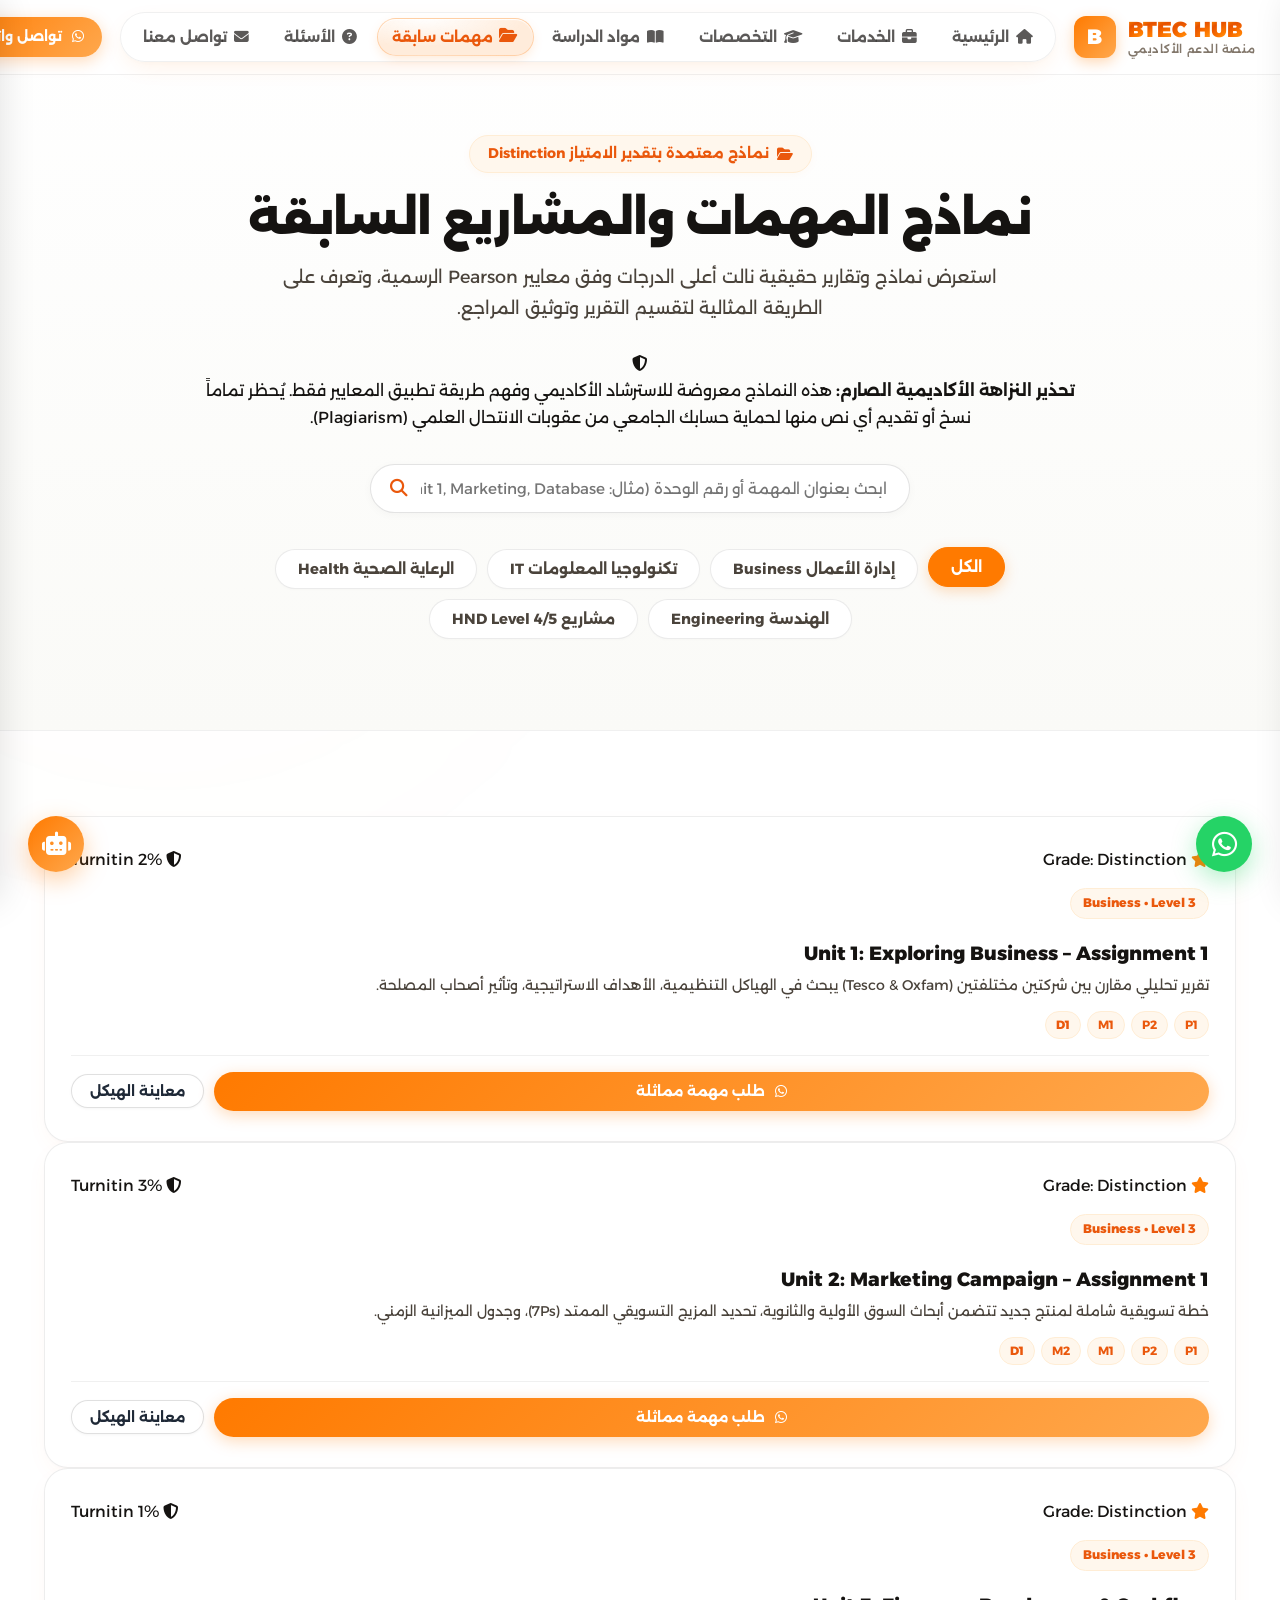
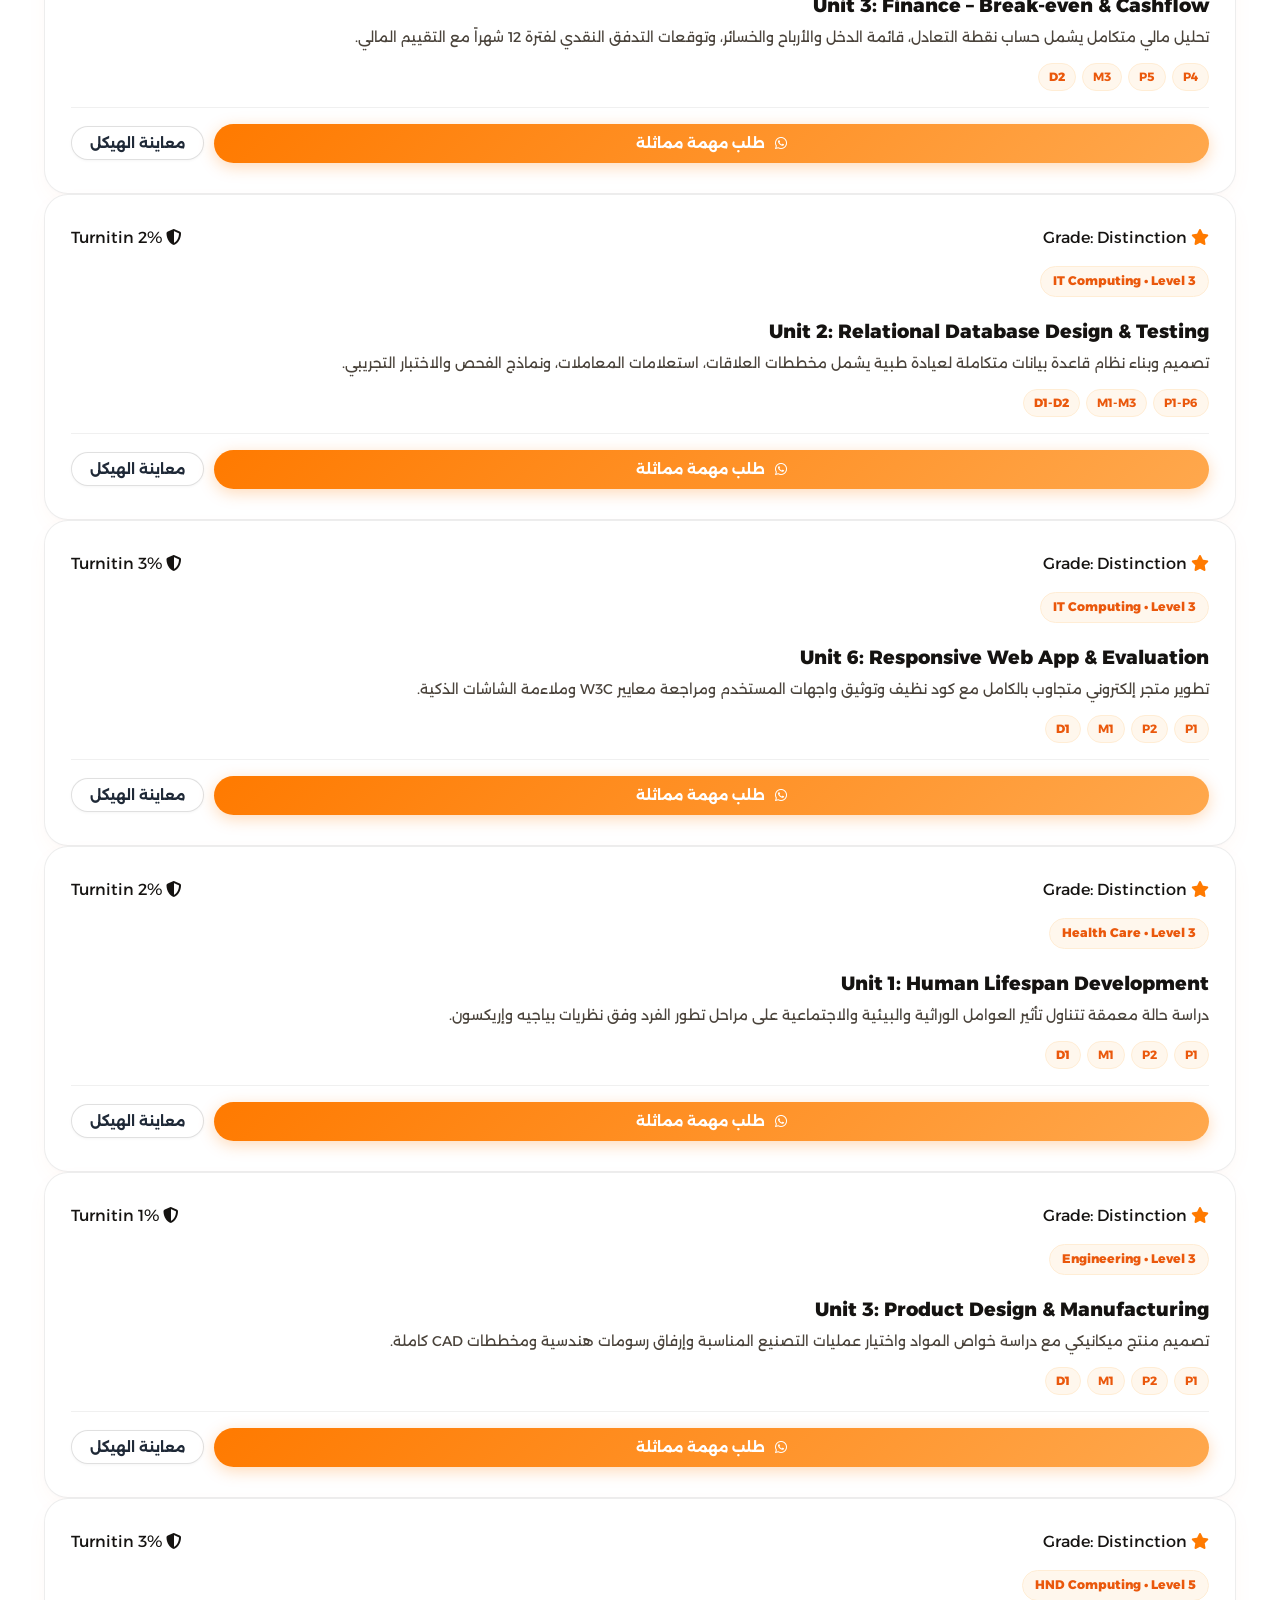
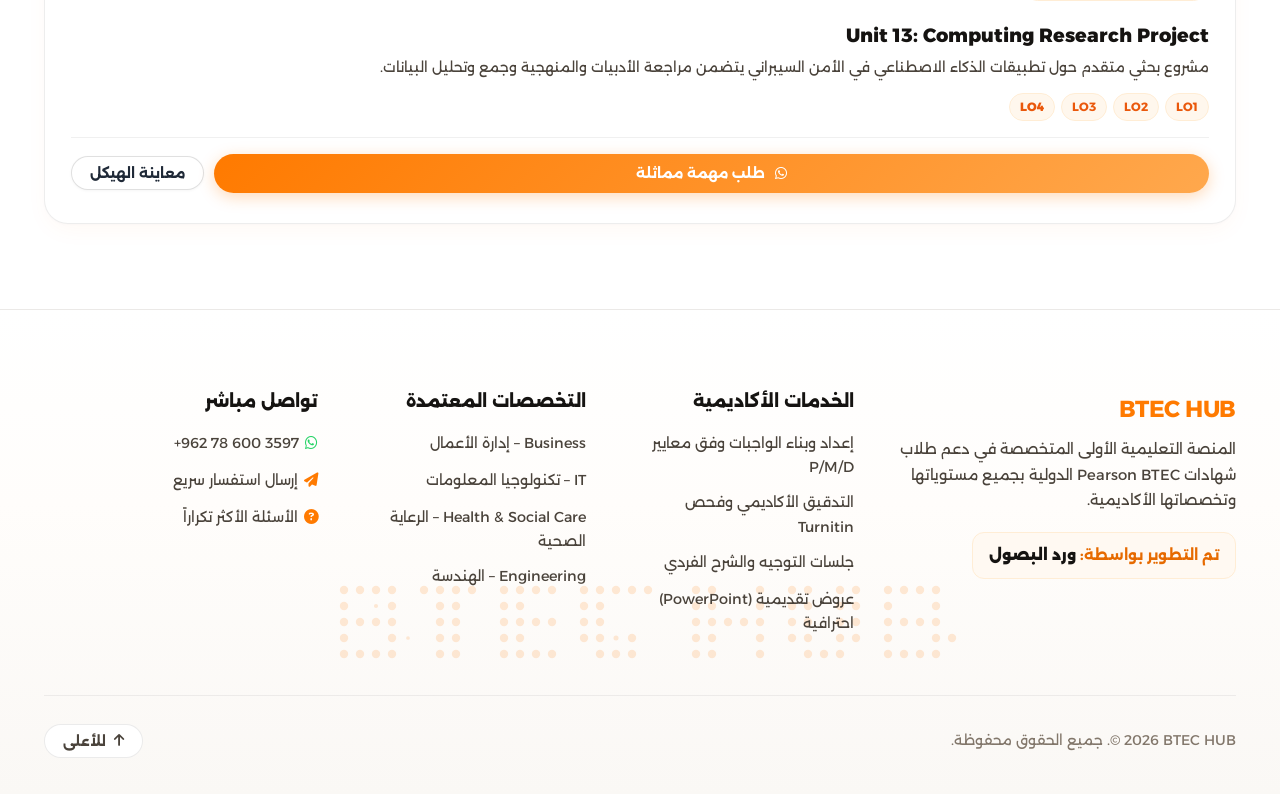
<file: past-assignments.html>
<!DOCTYPE html>
<html lang="ar" dir="rtl">
<head>
  <meta charset="UTF-8">
  <meta name="viewport" content="width=device-width, initial-scale=1.0">
  <title>BTEC HUB – نماذج المهمات والمشاريع السابقة</title>
  <link rel="preconnect" href="https://fonts.googleapis.com">
  <link href="https://fonts.googleapis.com/css2?family=Alexandria:wght@300;400;500;600;700;800;900&family=Plus+Jakarta+Sans:wght@400;500;600;700;800&family=JetBrains+Mono:wght@400;500;700&display=swap" rel="stylesheet">
  <link rel="stylesheet" href="https://cdnjs.cloudflare.com/ajax/libs/font-awesome/6.5.0/css/all.min.css">
  <link rel="stylesheet" href="main.css">
  <link rel="stylesheet" href="components.css">
</head>
<body>

<div class="bg-orb bg-orb-1"></div>
<div class="bg-orb bg-orb-2"></div>

<!-- ── NAVBAR WITH NIMBUS LIQUID GLASS PILL ── -->
<nav class="navbar" id="navbar">
  <div class="navbar-inner">
    <a href="index.html" class="navbar-logo" dir="ltr">
      <div class="logo-icon">B</div>
      <div class="logo-text" dir="ltr">
        <span class="wave-brand" id="waveBrand" dir="ltr">
          <span class="wave-char" style="--i:1">B</span>
          <span class="wave-char" style="--i:2">T</span>
          <span class="wave-char" style="--i:3">E</span>
          <span class="wave-char" style="--i:4">C</span>
          <span class="wave-space">&nbsp;</span>
          <span class="wave-char" style="--i:5">H</span>
          <span class="wave-char" style="--i:6">U</span>
          <span class="wave-char" style="--i:7">B</span>
        </span>
        <span class="logo-sub">منصة الدعم الأكاديمي</span>
      </div>
    </a>

    <!-- Nimbus Liquid Glass Floating Pill -->
    <div class="nimbus-wrapper">
      <div class="nimbus-nav" id="nimbusNav" data-tone="light">
        <div class="nimbus-glass"></div>
        <div class="nimbus-drop" id="nimbusDrop"></div>
        <a href="index.html" class="nimbus-item " data-fx="glow">
          <span class="nv-ico" data-fx="glow"><i class="fas fa-home"></i></span>
          <span class="nimbus-label">الرئيسية</span>
        </a>
        <a href="services.html" class="nimbus-item " data-fx="spin">
          <span class="nv-ico" data-fx="spin"><i class="fas fa-briefcase"></i></span>
          <span class="nimbus-label">الخدمات</span>
        </a>
        <a href="specializations.html" class="nimbus-item " data-fx="plane">
          <span class="nv-ico" data-fx="plane"><i class="fas fa-graduation-cap"></i></span>
          <span class="nimbus-label">التخصصات</span>
        </a>
        <a href="study.html" class="nimbus-item " data-fx="drop">
          <span class="nv-ico" data-fx="drop"><i class="fas fa-book-open"></i></span>
          <span class="nimbus-label">مواد الدراسة</span>
        </a>
        <a href="past-assignments.html" class="nimbus-item active" data-fx="pop">
          <span class="nv-ico" data-fx="pop"><i class="fas fa-folder-open"></i></span>
          <span class="nimbus-label">مهمات سابقة</span>
        </a>
        <a href="faq.html" class="nimbus-item " data-fx="wave">
          <span class="nv-ico" data-fx="wave"><i class="fas fa-question-circle"></i></span>
          <span class="nimbus-label">الأسئلة</span>
        </a>
        <a href="contact.html" class="nimbus-item " data-fx="pop">
          <span class="nv-ico" data-fx="pop"><i class="fas fa-envelope"></i></span>
          <span class="nimbus-label">تواصل معنا</span>
        </a>
      </div>
    </div>

    <div class="navbar-actions">
      <a href="https://wa.me/962786003597" target="_blank" class="btn btn-sm btn-primary">
        <i class="fab fa-whatsapp"></i> تواصل واتساب
      </a>
      <button class="cart-nav-btn" id="cartNavBtn" title="السلة">
        <i class="fas fa-shopping-cart"></i>
        <span class="cart-badge" style="display:none">0</span>
      </button>
      <button class="menu-toggle" id="menuToggle" aria-label="القائمة"><i class="fas fa-bars"></i></button>
    </div>
  </div>
</nav>

<!-- ── MOBILE NAV DRAWER ── -->
<div class="mobile-nav" id="mobileNav">
  <div class="mobile-nav-header" dir="ltr">
    <div class="logo-text" dir="ltr">
      <span class="wave-brand" dir="ltr">
        <span class="wave-char" style="--i:1">B</span>
        <span class="wave-char" style="--i:2">T</span>
        <span class="wave-char" style="--i:3">E</span>
        <span class="wave-char" style="--i:4">C</span>
        <span class="wave-space">&nbsp;</span>
        <span class="wave-char" style="--i:5">H</span>
        <span class="wave-char" style="--i:6">U</span>
        <span class="wave-char" style="--i:7">B</span>
      </span>
    </div>
    <button class="cart-close" id="mobileNavClose"><i class="fas fa-times"></i></button>
  </div>
  <ul class="mobile-nav-links">
    <li><a href="index.html" class="nav-link "><i class="fas fa-home"></i> الرئيسية</a></li>
    <li><a href="services.html" class="nav-link "><i class="fas fa-briefcase"></i> الخدمات</a></li>
    <li><a href="specializations.html" class="nav-link "><i class="fas fa-graduation-cap"></i> التخصصات</a></li>
    <li><a href="study.html" class="nav-link "><i class="fas fa-book-open"></i> مواد الدراسة</a></li>
    <li><a href="past-assignments.html" class="nav-link active"><i class="fas fa-folder-open"></i> مهمات سابقة</a></li>
    <li><a href="faq.html" class="nav-link "><i class="fas fa-question-circle"></i> الأسئلة</a></li>
    <li><a href="contact.html" class="nav-link "><i class="fas fa-envelope"></i> تواصل معنا</a></li>
  </ul>
  <div style="padding: 20px;">
    <a href="https://wa.me/962786003597" target="_blank" class="btn btn-primary" style="width:100%; justify-content:center;">
      <i class="fab fa-whatsapp"></i> تواصل عبر واتساب
    </a>
  </div>
</div>
<div class="cart-overlay" id="mobileNavOverlay"></div>


<main>
  <!-- ── PAGE HERO ── -->
  <section class="page-hero">
    <div class="container">
      <div class="section-badge"><i class="fas fa-folder-open"></i> نماذج معتمدة بتقدير الامتياز Distinction</div>
      <h1 class="page-hero-title">نماذج المهمات والمشاريع السابقة</h1>
      <p class="page-hero-desc">
        استعرض نماذج وتقارير حقيقية نالت أعلى الدرجات وفق معايير Pearson الرسمية، وتعرف على الطريقة المثالية لتقسيم التقرير وتوثيق المراجع.
      </p>

      <!-- ── ACADEMIC INTEGRITY ALERT BANNER ── -->
      <div class="alert-banner" style="max-width:880px; margin:28px auto 0;">
        <i class="fas fa-shield-alt"></i>
        <div>
          <strong>تحذير النزاهة الأكاديمية الصارم:</strong> هذه النماذج معروضة للاسترشاد الأكاديمي وفهم طريقة تطبيق المعايير فقط. يُحظر تماماً نسخ أو تقديم أي نص منها لحماية حسابك الجامعي من عقوبات الانتحال العلمي (Plagiarism).
        </div>
      </div>

      <!-- ── SEARCH BAR ── -->
      <div class="search-wrapper" style="margin-top:32px;">
        <i class="fas fa-search search-icon"></i>
        <input type="text" id="assignmentSearch" class="search-input" placeholder="ابحث بعنوان المهمة أو رقم الوحدة (مثال: Unit 1, Marketing, Database)...">
      </div>

      <!-- ── FILTER BAR ── -->
      <div class="filter-bar">
        <button class="filter-btn active" data-filter="all">الكل</button>
        <button class="filter-btn" data-filter="business">إدارة الأعمال Business</button>
        <button class="filter-btn" data-filter="it">تكنولوجيا المعلومات IT</button>
        <button class="filter-btn" data-filter="health">الرعاية الصحية Health</button>
        <button class="filter-btn" data-filter="engineering">الهندسة Engineering</button>
        <button class="filter-btn" data-filter="hnd">مشاريع HND Level 4/5</button>
      </div>
    </div>
  </section>

  <!-- ── ASSIGNMENTS GRID ── -->
  <section class="section">
    <div class="container">
      <div class="assignments-grid" id="assignmentsGrid">

        <!-- 1. Business Unit 1 -->
        <div class="assignment-card" data-category="business">
          <div>
            <div style="display:flex; justify-content:space-between; align-items:center; margin-bottom:14px; flex-wrap:wrap; gap:8px;">
              <span class="grade-badge"><i class="fas fa-star" style="color:#FF7A00;"></i> Grade: Distinction</span>
              <span class="turnitin-badge"><i class="fas fa-shield-alt"></i> Turnitin 2%</span>
            </div>
            <span class="service-badge">Business • Level 3</span>
            <h3 style="font-size:1.2rem; font-weight:800; margin:10px 0 8px;">Unit 1: Exploring Business – Assignment 1</h3>
            <p style="font-size:0.88rem; color:var(--text-secondary); line-height:1.6; margin-bottom:14px;">
              تقرير تحليلي مقارن بين شركتين مختلفتين (Tesco & Oxfam) يبحث في الهياكل التنظيمية، الأهداف الاستراتيجية، وتأثير أصحاب المصلحة.
            </p>
            <div style="display:flex; gap:6px; flex-wrap:wrap; margin-bottom:16px;">
              <span class="spec-tag">P1</span>
              <span class="spec-tag">P2</span>
              <span class="spec-tag">M1</span>
              <span class="spec-tag" style="background:#FFF7ED; color:#EA580C; font-weight:800;">D1</span>
            </div>
          </div>
          <div style="display:flex; gap:10px; align-items:center; border-top:1px solid rgba(0,0,0,0.06); padding-top:16px;">
            <a href="https://wa.me/962786003597?text=%D9%85%D8%B1%D8%AD%D8%A8%D8%A7%D8%8C%20%D8%A3%D8%B1%D8%BA%D8%A8%20%D9%81%D9%8A%20%D8%B7%D9%84%D8%A8%20%D9%85%D9%87%D9%85%D8%A9%20%D9%85%D8%B4%D8%A7%D8%A8%D9%87%D8%A9%20%D9%84%D9%80%20Business%20Unit%201" target="_blank" class="btn btn-sm btn-primary" style="flex:1;">
              <i class="fab fa-whatsapp"></i> طلب مهمة مماثلة
            </a>
            <button class="btn btn-sm btn-outline" onclick="window.BtecMain?.showToast('الهيكل الإرشادي متاح عبر محادثة واتساب', 'info')">معاينة الهيكل</button>
          </div>
        </div>

        <!-- 2. Business Unit 2 Marketing -->
        <div class="assignment-card" data-category="business">
          <div>
            <div style="display:flex; justify-content:space-between; align-items:center; margin-bottom:14px; flex-wrap:wrap; gap:8px;">
              <span class="grade-badge"><i class="fas fa-star" style="color:#FF7A00;"></i> Grade: Distinction</span>
              <span class="turnitin-badge"><i class="fas fa-shield-alt"></i> Turnitin 3%</span>
            </div>
            <span class="service-badge">Business • Level 3</span>
            <h3 style="font-size:1.2rem; font-weight:800; margin:10px 0 8px;">Unit 2: Marketing Campaign – Assignment 1</h3>
            <p style="font-size:0.88rem; color:var(--text-secondary); line-height:1.6; margin-bottom:14px;">
              خطة تسويقية شاملة لمنتج جديد تتضمن أبحاث السوق الأولية والثانوية، تحديد المزيج التسويقي الممتد (7Ps)، وجدول الميزانية الزمني.
            </p>
            <div style="display:flex; gap:6px; flex-wrap:wrap; margin-bottom:16px;">
              <span class="spec-tag">P1</span>
              <span class="spec-tag">P2</span>
              <span class="spec-tag">M1</span>
              <span class="spec-tag">M2</span>
              <span class="spec-tag" style="background:#FFF7ED; color:#EA580C; font-weight:800;">D1</span>
            </div>
          </div>
          <div style="display:flex; gap:10px; align-items:center; border-top:1px solid rgba(0,0,0,0.06); padding-top:16px;">
            <a href="https://wa.me/962786003597?text=%D9%85%D8%B1%D8%AD%D8%A8%D8%A7%D8%8C%20%D8%A3%D8%B1%D8%BA%D8%A8%20%D9%81%D9%8A%20%D8%B7%D9%84%D8%A8%20%D9%85%D9%87%D9%85%D8%A9%20%D9%85%D8%B4%D8%A7%D8%A8%D9%87%D8%A9%20%D9%84%D9%80%20Business%20Unit%202" target="_blank" class="btn btn-sm btn-primary" style="flex:1;">
              <i class="fab fa-whatsapp"></i> طلب مهمة مماثلة
            </a>
            <button class="btn btn-sm btn-outline" onclick="window.BtecMain?.showToast('الهيكل الإرشادي متاح عبر محادثة واتساب', 'info')">معاينة الهيكل</button>
          </div>
        </div>

        <!-- 3. Business Unit 3 Finance -->
        <div class="assignment-card" data-category="business">
          <div>
            <div style="display:flex; justify-content:space-between; align-items:center; margin-bottom:14px; flex-wrap:wrap; gap:8px;">
              <span class="grade-badge"><i class="fas fa-star" style="color:#FF7A00;"></i> Grade: Distinction</span>
              <span class="turnitin-badge"><i class="fas fa-shield-alt"></i> Turnitin 1%</span>
            </div>
            <span class="service-badge">Business • Level 3</span>
            <h3 style="font-size:1.2rem; font-weight:800; margin:10px 0 8px;">Unit 3: Finance – Break-even & Cashflow</h3>
            <p style="font-size:0.88rem; color:var(--text-secondary); line-height:1.6; margin-bottom:14px;">
              تحليل مالي متكامل يشمل حساب نقطة التعادل، قائمة الدخل والأرباح والخسائر، وتوقعات التدفق النقدي لفترة 12 شهراً مع التقييم المالي.
            </p>
            <div style="display:flex; gap:6px; flex-wrap:wrap; margin-bottom:16px;">
              <span class="spec-tag">P4</span>
              <span class="spec-tag">P5</span>
              <span class="spec-tag">M3</span>
              <span class="spec-tag" style="background:#FFF7ED; color:#EA580C; font-weight:800;">D2</span>
            </div>
          </div>
          <div style="display:flex; gap:10px; align-items:center; border-top:1px solid rgba(0,0,0,0.06); padding-top:16px;">
            <a href="https://wa.me/962786003597?text=%D9%85%D8%B1%D8%AD%D8%A8%D8%A7%D8%8C%20%D8%A3%D8%B1%D8%BA%D8%A8%20%D9%81%D9%8A%20%D8%B7%D9%84%D8%A8%20%D9%85%D9%87%D9%85%D8%A9%20%D9%85%D8%B4%D8%A7%D8%A8%D9%87%D8%A9%20%D9%84%D9%80%20Business%20Unit%203" target="_blank" class="btn btn-sm btn-primary" style="flex:1;">
              <i class="fab fa-whatsapp"></i> طلب مهمة مماثلة
            </a>
            <button class="btn btn-sm btn-outline" onclick="window.BtecMain?.showToast('الهيكل الإرشادي متاح عبر محادثة واتساب', 'info')">معاينة الهيكل</button>
          </div>
        </div>

        <!-- 4. IT Unit 2 Databases -->
        <div class="assignment-card" data-category="it">
          <div>
            <div style="display:flex; justify-content:space-between; align-items:center; margin-bottom:14px; flex-wrap:wrap; gap:8px;">
              <span class="grade-badge"><i class="fas fa-star" style="color:#FF7A00;"></i> Grade: Distinction</span>
              <span class="turnitin-badge"><i class="fas fa-shield-alt"></i> Turnitin 2%</span>
            </div>
            <span class="service-badge">IT Computing • Level 3</span>
            <h3 style="font-size:1.2rem; font-weight:800; margin:10px 0 8px;">Unit 2: Relational Database Design & Testing</h3>
            <p style="font-size:0.88rem; color:var(--text-secondary); line-height:1.6; margin-bottom:14px;">
              تصميم وبناء نظام قاعدة بيانات متكاملة لعيادة طبية يشمل مخططات العلاقات، استعلامات المعاملات، ونماذج الفحص والاختبار التجريبي.
            </p>
            <div style="display:flex; gap:6px; flex-wrap:wrap; margin-bottom:16px;">
              <span class="spec-tag">P1-P6</span>
              <span class="spec-tag">M1-M3</span>
              <span class="spec-tag" style="background:#FFF7ED; color:#EA580C; font-weight:800;">D1-D2</span>
            </div>
          </div>
          <div style="display:flex; gap:10px; align-items:center; border-top:1px solid rgba(0,0,0,0.06); padding-top:16px;">
            <a href="https://wa.me/962786003597?text=%D9%85%D8%B1%D8%AD%D8%A8%D8%A7%D8%8C%20%D8%A3%D8%B1%D8%BA%D8%A8%20%D9%81%D9%8A%20%D8%B7%D9%84%D8%A8%20%D9%85%D9%87%D9%85%D8%A9%20%D9%85%D8%B4%D8%A7%D8%A8%D9%87%D8%A9%20%D9%84%D9%80%20IT%20Unit%202" target="_blank" class="btn btn-sm btn-primary" style="flex:1;">
              <i class="fab fa-whatsapp"></i> طلب مهمة مماثلة
            </a>
            <button class="btn btn-sm btn-outline" onclick="window.BtecMain?.showToast('الهيكل الإرشادي متاح عبر محادثة واتساب', 'info')">معاينة الهيكل</button>
          </div>
        </div>

        <!-- 5. IT Unit 6 Web Development -->
        <div class="assignment-card" data-category="it">
          <div>
            <div style="display:flex; justify-content:space-between; align-items:center; margin-bottom:14px; flex-wrap:wrap; gap:8px;">
              <span class="grade-badge"><i class="fas fa-star" style="color:#FF7A00;"></i> Grade: Distinction</span>
              <span class="turnitin-badge"><i class="fas fa-shield-alt"></i> Turnitin 3%</span>
            </div>
            <span class="service-badge">IT Computing • Level 3</span>
            <h3 style="font-size:1.2rem; font-weight:800; margin:10px 0 8px;">Unit 6: Responsive Web App & Evaluation</h3>
            <p style="font-size:0.88rem; color:var(--text-secondary); line-height:1.6; margin-bottom:14px;">
              تطوير متجر إلكتروني متجاوب بالكامل مع كود نظيف وتوثيق واجهات المستخدم ومراجعة معايير W3C وملاءمة الشاشات الذكية.
            </p>
            <div style="display:flex; gap:6px; flex-wrap:wrap; margin-bottom:16px;">
              <span class="spec-tag">P1</span>
              <span class="spec-tag">P2</span>
              <span class="spec-tag">M1</span>
              <span class="spec-tag" style="background:#FFF7ED; color:#EA580C; font-weight:800;">D1</span>
            </div>
          </div>
          <div style="display:flex; gap:10px; align-items:center; border-top:1px solid rgba(0,0,0,0.06); padding-top:16px;">
            <a href="https://wa.me/962786003597?text=%D9%85%D8%B1%D8%AD%D8%A8%D8%A7%D8%8C%20%D8%A3%D8%B1%D8%BA%D8%A8%20%D9%81%D9%8A%20%D8%B7%D9%84%D8%A8%20%D9%85%D9%87%D9%85%D8%A9%20%D9%85%D8%B4%D8%A7%D8%A8%D9%87%D8%A9%20%D9%84%D9%80%20IT%20Unit%206" target="_blank" class="btn btn-sm btn-primary" style="flex:1;">
              <i class="fab fa-whatsapp"></i> طلب مهمة مماثلة
            </a>
            <button class="btn btn-sm btn-outline" onclick="window.BtecMain?.showToast('الهيكل الإرشادي متاح عبر محادثة واتساب', 'info')">معاينة الهيكل</button>
          </div>
        </div>

        <!-- 6. Health Unit 1 Human Lifespan -->
        <div class="assignment-card" data-category="health">
          <div>
            <div style="display:flex; justify-content:space-between; align-items:center; margin-bottom:14px; flex-wrap:wrap; gap:8px;">
              <span class="grade-badge"><i class="fas fa-star" style="color:#FF7A00;"></i> Grade: Distinction</span>
              <span class="turnitin-badge"><i class="fas fa-shield-alt"></i> Turnitin 2%</span>
            </div>
            <span class="service-badge">Health Care • Level 3</span>
            <h3 style="font-size:1.2rem; font-weight:800; margin:10px 0 8px;">Unit 1: Human Lifespan Development</h3>
            <p style="font-size:0.88rem; color:var(--text-secondary); line-height:1.6; margin-bottom:14px;">
              دراسة حالة معمقة تتناول تأثير العوامل الوراثية والبيئية والاجتماعية على مراحل تطور الفرد وفق نظريات بياجيه وإريكسون.
            </p>
            <div style="display:flex; gap:6px; flex-wrap:wrap; margin-bottom:16px;">
              <span class="spec-tag">P1</span>
              <span class="spec-tag">P2</span>
              <span class="spec-tag">M1</span>
              <span class="spec-tag" style="background:#FFF7ED; color:#EA580C; font-weight:800;">D1</span>
            </div>
          </div>
          <div style="display:flex; gap:10px; align-items:center; border-top:1px solid rgba(0,0,0,0.06); padding-top:16px;">
            <a href="https://wa.me/962786003597?text=%D9%85%D8%B1%D8%AD%D8%A8%D8%A7%D8%8C%20%D8%A3%D8%B1%D8%BA%D8%A8%20%D9%81%D9%8A%20%D8%B7%D9%84%D8%A8%20%D9%85%D9%87%D9%85%D8%A9%20%D9%85%D8%B4%D8%A7%D8%A8%D9%87%D8%A9%20%D9%84%D9%80%20Health%20Unit%201" target="_blank" class="btn btn-sm btn-primary" style="flex:1;">
              <i class="fab fa-whatsapp"></i> طلب مهمة مماثلة
            </a>
            <button class="btn btn-sm btn-outline" onclick="window.BtecMain?.showToast('الهيكل الإرشادي متاح عبر محادثة واتساب', 'info')">معاينة الهيكل</button>
          </div>
        </div>

        <!-- 7. Engineering Unit 3 Product Design -->
        <div class="assignment-card" data-category="engineering">
          <div>
            <div style="display:flex; justify-content:space-between; align-items:center; margin-bottom:14px; flex-wrap:wrap; gap:8px;">
              <span class="grade-badge"><i class="fas fa-star" style="color:#FF7A00;"></i> Grade: Distinction</span>
              <span class="turnitin-badge"><i class="fas fa-shield-alt"></i> Turnitin 1%</span>
            </div>
            <span class="service-badge">Engineering • Level 3</span>
            <h3 style="font-size:1.2rem; font-weight:800; margin:10px 0 8px;">Unit 3: Product Design & Manufacturing</h3>
            <p style="font-size:0.88rem; color:var(--text-secondary); line-height:1.6; margin-bottom:14px;">
              تصميم منتج ميكانيكي مع دراسة خواص المواد واختيار عمليات التصنيع المناسبة وإرفاق رسومات هندسية ومخططات CAD كاملة.
            </p>
            <div style="display:flex; gap:6px; flex-wrap:wrap; margin-bottom:16px;">
              <span class="spec-tag">P1</span>
              <span class="spec-tag">P2</span>
              <span class="spec-tag">M1</span>
              <span class="spec-tag" style="background:#FFF7ED; color:#EA580C; font-weight:800;">D1</span>
            </div>
          </div>
          <div style="display:flex; gap:10px; align-items:center; border-top:1px solid rgba(0,0,0,0.06); padding-top:16px;">
            <a href="https://wa.me/962786003597?text=%D9%85%D8%B1%D8%AD%D8%A8%D8%A7%D8%8C%20%D8%A3%D8%B1%D8%BA%D8%A8%20%D9%81%D9%8A%20%D8%B7%D9%84%D8%A8%20%D9%85%D9%87%D9%85%D8%A9%20%D9%85%D8%B4%D8%A7%D8%A8%D9%87%D8%A9%20%D9%84%D9%80%20Engineering%20Unit%203" target="_blank" class="btn btn-sm btn-primary" style="flex:1;">
              <i class="fab fa-whatsapp"></i> طلب مهمة مماثلة
            </a>
            <button class="btn btn-sm btn-outline" onclick="window.BtecMain?.showToast('الهيكل الإرشادي متاح عبر محادثة واتساب', 'info')">معاينة الهيكل</button>
          </div>
        </div>

        <!-- 8. HND Level 5 Computing Research -->
        <div class="assignment-card" data-category="hnd">
          <div>
            <div style="display:flex; justify-content:space-between; align-items:center; margin-bottom:14px; flex-wrap:wrap; gap:8px;">
              <span class="grade-badge"><i class="fas fa-star" style="color:#FF7A00;"></i> Grade: Distinction</span>
              <span class="turnitin-badge"><i class="fas fa-shield-alt"></i> Turnitin 3%</span>
            </div>
            <span class="service-badge">HND Computing • Level 5</span>
            <h3 style="font-size:1.2rem; font-weight:800; margin:10px 0 8px;">Unit 13: Computing Research Project</h3>
            <p style="font-size:0.88rem; color:var(--text-secondary); line-height:1.6; margin-bottom:14px;">
              مشروع بحثي متقدم حول تطبيقات الذكاء الاصطناعي في الأمن السيبراني يتضمن مراجعة الأدبيات والمنهجية وجمع وتحليل البيانات.
            </p>
            <div style="display:flex; gap:6px; flex-wrap:wrap; margin-bottom:16px;">
              <span class="spec-tag">LO1</span>
              <span class="spec-tag">LO2</span>
              <span class="spec-tag">LO3</span>
              <span class="spec-tag" style="background:#FFF7ED; color:#EA580C; font-weight:800;">LO4</span>
            </div>
          </div>
          <div style="display:flex; gap:10px; align-items:center; border-top:1px solid rgba(0,0,0,0.06); padding-top:16px;">
            <a href="https://wa.me/962786003597?text=%D9%85%D8%B1%D8%AD%D8%A8%D8%A7%D8%8C%20%D8%A3%D8%B1%D8%BA%D8%A8%20%D9%81%D9%8A%20%D8%B7%D9%84%D8%A8%20%D9%85%D8%B4%D8%B1%D9%88%D8%B9%20%D8%AA%D8%AE%D8%B1%D8%AC%20HND%20Level%205" target="_blank" class="btn btn-sm btn-primary" style="flex:1;">
              <i class="fab fa-whatsapp"></i> طلب مهمة مماثلة
            </a>
            <button class="btn btn-sm btn-outline" onclick="window.BtecMain?.showToast('الهيكل الإرشادي متاح عبر محادثة واتساب', 'info')">معاينة الهيكل</button>
          </div>
        </div>

      </div>
    </div>
  </section>
</main>

<!-- ── HALFTONE WORDMARK FOOTER (CRISP WHITE & LIGHT ORANGE) ── -->
<footer class="hwf-container">
  <canvas id="halftoneCanvas" class="hwf-canvas"></canvas>
  <div class="hwf-content">
    <div class="hwf-top">
      <div class="hwf-brand" dir="rtl">
        <strong style="font-size:1.45rem;color:var(--primary);letter-spacing:-0.02em;" dir="ltr">BTEC HUB</strong>
        <span style="display:block;margin-top:8px;line-height:1.75;color:var(--text-secondary);font-size:0.92rem;">
          المنصة التعليمية الأولى المتخصصة في دعم طلاب شهادات Pearson BTEC الدولية بجميع مستوياتها وتخصصاتها الأكاديمية.
        </span>
        <div style="margin-top:18px;padding:10px 16px;background:var(--orange-50);border:1px solid #FFEDD5;border-radius:12px;display:inline-block;font-weight:700;color:var(--primary-dark);font-size:0.92rem;">
          تم التطوير بواسطة: <span style="color:#151311;font-weight:900;">ورد البصول</span>
        </div>
      </div>
      <div class="hwf-col">
        <h4>الخدمات الأكاديمية</h4>
        <ul>
          <li><a href="services.html">إعداد وبناء الواجبات وفق معايير P/M/D</a></li>
          <li><a href="services.html">التدقيق الأكاديمي وفحص Turnitin</a></li>
          <li><a href="services.html">جلسات التوجيه والشرح الفردي</a></li>
          <li><a href="services.html">عروض تقديمية (PowerPoint) احترافية</a></li>
        </ul>
      </div>
      <div class="hwf-col">
        <h4>التخصصات المعتمدة</h4>
        <ul>
          <li><a href="specializations.html#business">Business – إدارة الأعمال</a></li>
          <li><a href="specializations.html#it">IT – تكنولوجيا المعلومات</a></li>
          <li><a href="specializations.html#health">Health & Social Care – الرعاية الصحية</a></li>
          <li><a href="specializations.html#engineering">Engineering – الهندسة</a></li>
        </ul>
      </div>
      <div class="hwf-col">
        <h4>تواصل مباشر</h4>
        <ul>
          <li><a href="https://wa.me/962786003597" target="_blank"><i class="fab fa-whatsapp" style="color:#25D366;margin-left:6px;"></i> <span dir="ltr">+962 78 600 3597</span></a></li>
          <li><a href="contact.html"><i class="fas fa-paper-plane" style="color:var(--primary);margin-left:6px;"></i> إرسال استفسار سريع</a></li>
          <li><a href="faq.html"><i class="fas fa-question-circle" style="color:var(--primary);margin-left:6px;"></i> الأسئلة الأكثر تكراراً</a></li>
        </ul>
      </div>
    </div>
    <div class="hwf-bottom">
      <div><span dir="ltr">© 2026 BTEC HUB</span>. جميع الحقوق محفوظة.</div>
      <button class="hwf-up-btn" onclick="window.scrollTo({top:0,behavior:'smooth'})">
        <i class="fas fa-arrow-up"></i> للأعلى
      </button>
    </div>
  </div>
</footer>

<!-- ── CART SIDEBAR ── -->
<div class="cart-overlay" id="cartOverlay"></div>
<aside class="cart-sidebar" id="cartSidebar">
  <div class="cart-header">
    <div class="cart-title"><i class="fas fa-shopping-cart" style="color:var(--primary)"></i> <span>سلة الخدمات</span></div>
    <button class="cart-close" id="cartClose"><i class="fas fa-times"></i></button>
  </div>
  <div class="cart-body" id="cartBody"></div>
  <div class="cart-footer" id="cartFooter" style="display:none;"></div>
</aside>

<!-- ── BTEC AI ASSISTANT ── -->
<div class="assistant-fab" id="assistantFab">
  <button class="assistant-fab-btn" title="BTEC Assistant"><i class="fas fa-robot"></i></button>
  <div class="assistant-tooltip">مساعد BTEC الذكي</div>
</div>
<div class="assistant-window" id="assistantWindow">
  <div class="assistant-header">
    <div class="assistant-avatar">🤖</div>
    <div class="assistant-info">
      <div class="assistant-name">BTEC Assistant</div>
      <div class="assistant-status"><span class="status-dot"></span> متاح الآن لمساعدتك</div>
    </div>
    <button class="assistant-minimize" id="assistantMinimize"><i class="fas fa-minus"></i></button>
  </div>
  <div class="assistant-messages" id="assistantMessages"></div>
  <div class="quick-replies" id="quickReplies"></div>
  <div class="assistant-input-area">
    <input type="text" class="assistant-input" id="assistantInput" placeholder="اكتب سؤالك عن BTEC هنا...">
    <button class="assistant-send" id="assistantSend"><i class="fas fa-paper-plane"></i></button>
  </div>
</div>

<!-- ── WHATSAPP FAB ── -->
<div class="whatsapp-fab">
  <a href="https://wa.me/962786003597" target="_blank" class="whatsapp-fab-btn" title="تواصل عبر واتساب">
    <i class="fab fa-whatsapp"></i>
  </a>
</div>

<!-- ── SCRIPTS ── -->
<script src="main.js"></script>
<script src="cart.js"></script>
<script src="assistant.js"></script>

<script>
// Interactive Halftone Canvas (Crisp White & Light Orange)
(function() {
  const canvas = document.getElementById('halftoneCanvas');
  if (!canvas) return;
  const ctx = canvas.getContext('2d');
  let w, h, dots = [], mx = -1000, my = -1000;

  function init() {
    const rect = canvas.parentElement.getBoundingClientRect();
    w = canvas.width = rect.width;
    h = canvas.height = rect.height;
    dots = [];
    const gap = 16;
    const cols = Math.floor(w / gap);
    const rows = Math.floor(h / gap);

    const m = document.createElement('canvas');
    m.width = w; m.height = h;
    const mctx = m.getContext('2d');
    mctx.font = '900 ' + Math.min(w * 0.16, 120) + 'px Alexandria, sans-serif';
    mctx.direction = 'ltr';
    mctx.fillStyle = '#000';
    mctx.textAlign = 'center';
    mctx.textBaseline = 'middle';
    mctx.fillText('BTEC HUB', w / 2, h * 0.65);
    const data = mctx.getImageData(0, 0, w, h).data;

    for (let r = 0; r < rows; r++) {
      for (let c = 0; c < cols; c++) {
        const x = c * gap + gap/2;
        const y = r * gap + gap/2;
        const alpha = data[(Math.floor(y) * w + Math.floor(x)) * 4 + 3];
        if (alpha > 35) {
          dots.push({
            hx: x, hy: y, x: x, y: y,
            vx: 0, vy: 0,
            r: (alpha / 255) * 4.2
          });
        }
      }
    }
  }

  function loop() {
    ctx.clearRect(0, 0, w, h);
    for (let i = 0; i < dots.length; i++) {
      const d = dots[i];
      const dx = d.x - mx;
      const dy = d.y - my;
      const dist = Math.hypot(dx, dy);
      if (dist < 85) {
        const force = (1 - dist / 85) * 7;
        d.vx += (dx / dist) * force;
        d.vy += (dy / dist) * force;
      }
      d.vx = (d.vx + (d.hx - d.x) * 0.08) * 0.82;
      d.vy = (d.vy + (d.hy - d.y) * 0.08) * 0.82;
      d.x += d.vx;
      d.y += d.vy;

      const warm = Math.min(1, Math.hypot(d.x - d.hx, d.y - d.hy) / 16);
      ctx.fillStyle = warm > 0.05 ? '#FFA040' : 'rgba(255, 122, 0, 0.18)';
      ctx.beginPath();
      ctx.arc(d.x, d.y, d.r, 0, Math.PI * 2);
      ctx.fill();
    }
    requestAnimationFrame(loop);
  }

  canvas.parentElement.addEventListener('mousemove', (e) => {
    const r = canvas.getBoundingClientRect();
    mx = e.clientX - r.left;
    my = e.clientY - r.top;
  });

  canvas.parentElement.addEventListener('mouseleave', () => {
    mx = -1000; my = -1000;
  });

  window.addEventListener('resize', init);
  init();
  loop();
})();
</script>


<script>
// Filter & Search functionality
document.addEventListener('DOMContentLoaded', () => {
  const filterBtns = document.querySelectorAll('.filter-btn');
  const searchInput = document.getElementById('assignmentSearch');
  const cards = document.querySelectorAll('.assignment-card');

  function filterCards() {
    const activeBtn = document.querySelector('.filter-btn.active');
    const filter = activeBtn ? activeBtn.getAttribute('data-filter') : 'all';
    const query = searchInput ? searchInput.value.toLowerCase().trim() : '';

    cards.forEach(card => {
      const cat = card.getAttribute('data-category');
      const text = card.textContent.toLowerCase();
      const matchCat = filter === 'all' || cat === filter;
      const matchQuery = !query || text.includes(query);

      card.style.display = (matchCat && matchQuery) ? 'flex' : 'none';
    });
  }

  filterBtns.forEach(btn => {
    btn.addEventListener('click', () => {
      filterBtns.forEach(b => b.classList.remove('active'));
      btn.classList.add('active');
      filterCards();
    });
  });

  if (searchInput) {
    searchInput.addEventListener('input', filterCards);
  }
});
</script>

</body>
</html>
</file>
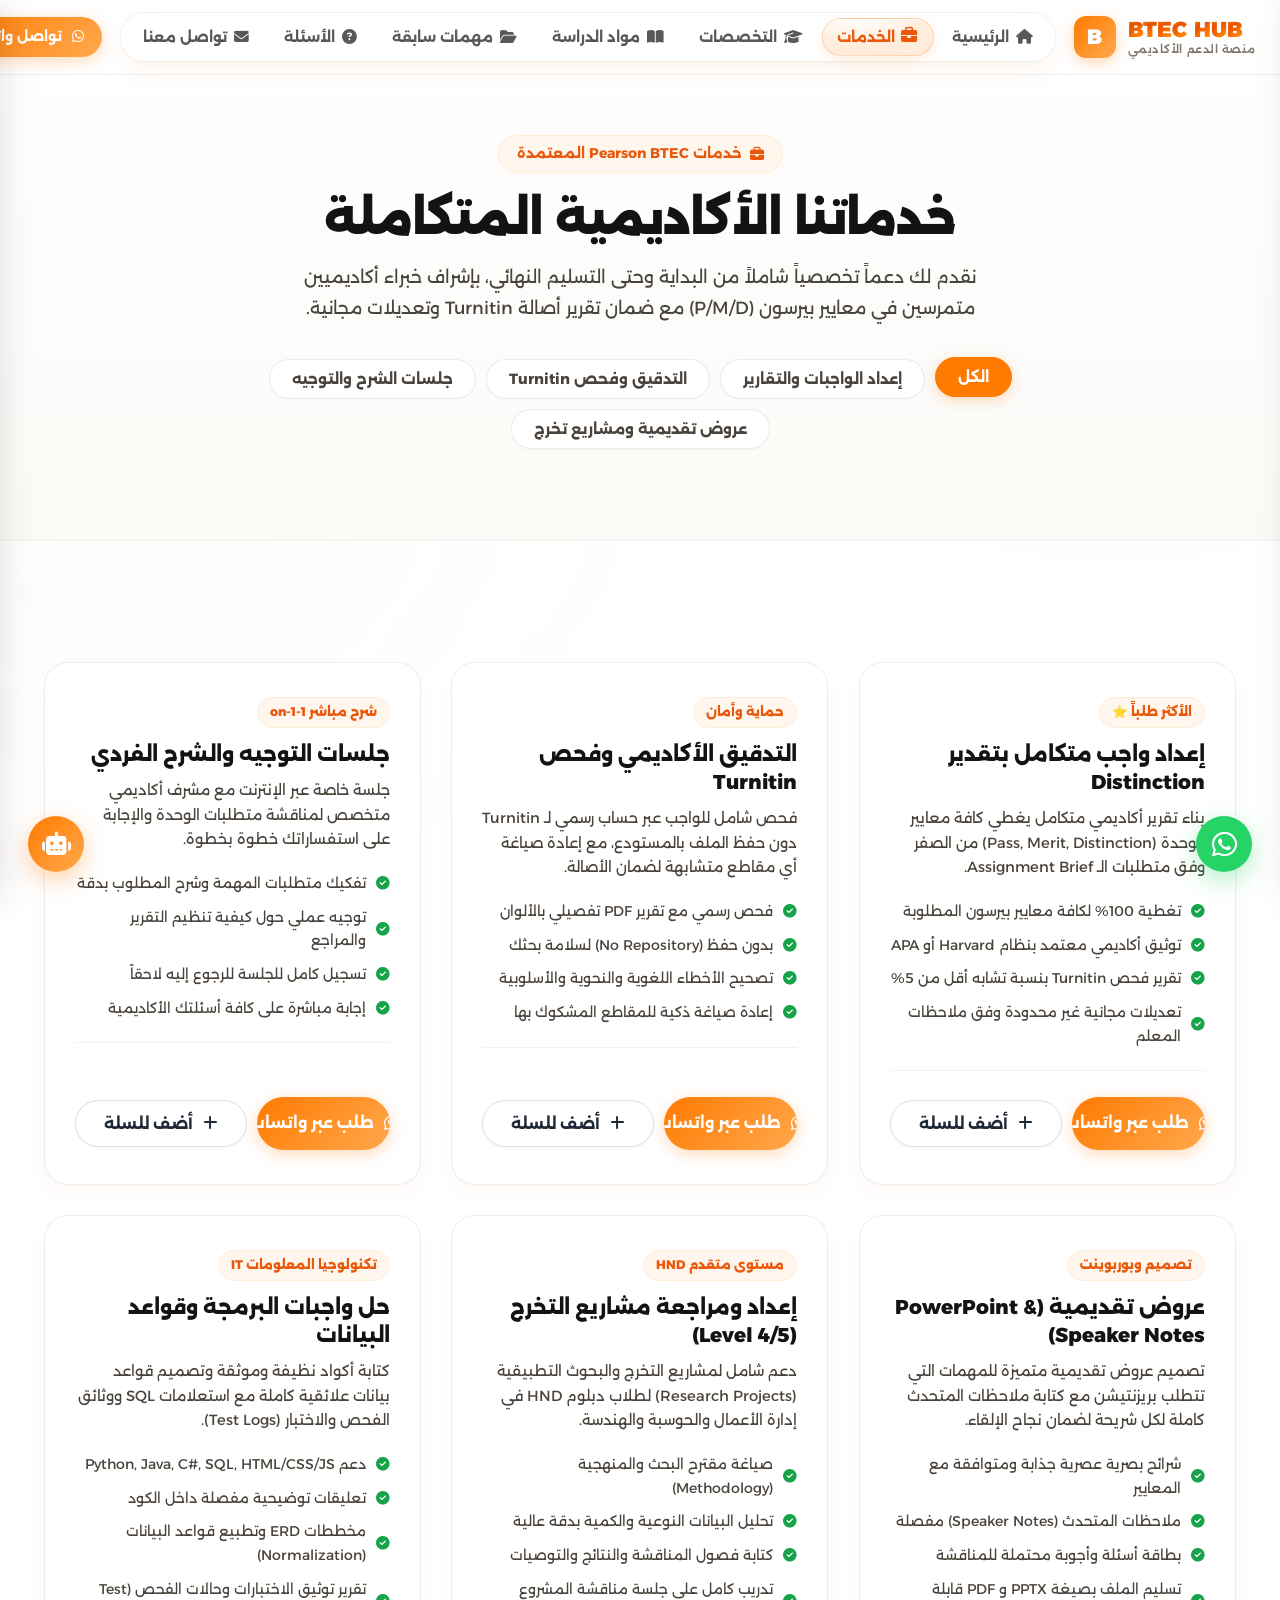
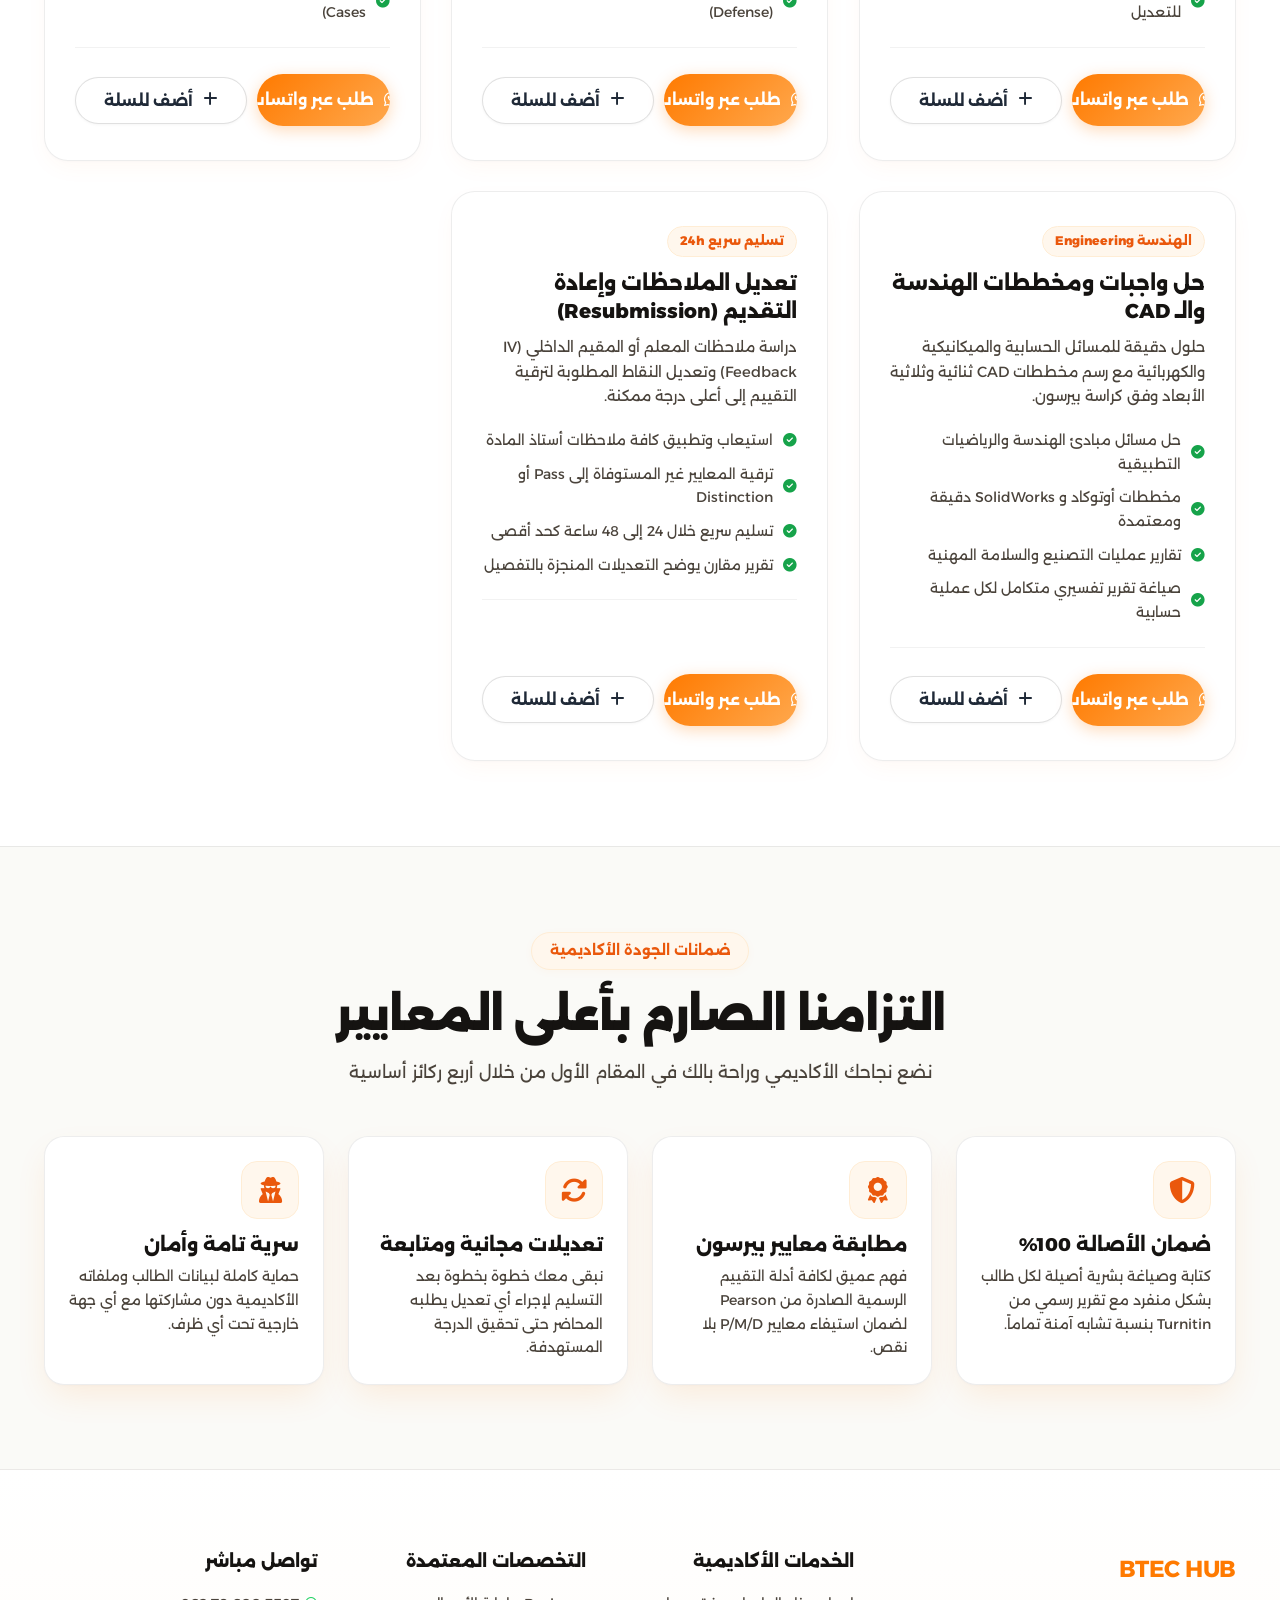
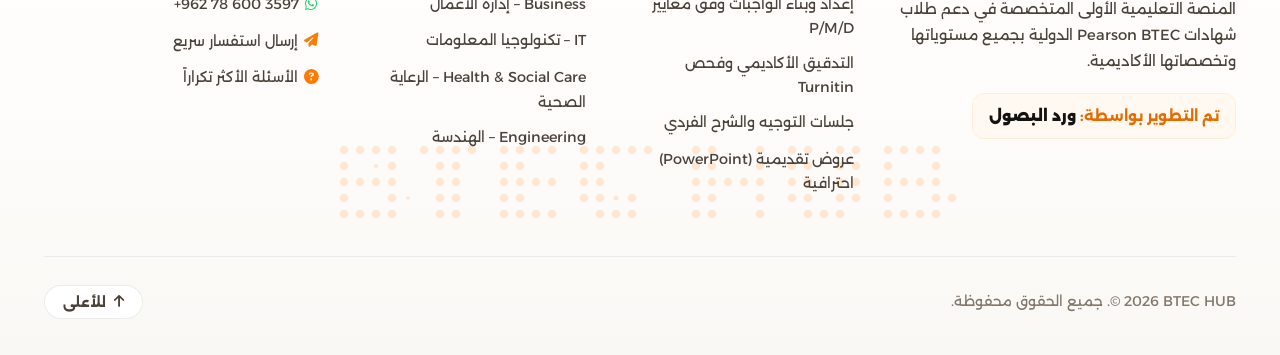
<file: services.html>
<!DOCTYPE html>
<html lang="ar" dir="rtl">
<head>
  <meta charset="UTF-8">
  <meta name="viewport" content="width=device-width, initial-scale=1.0">
  <title>BTEC HUB – خدماتنا الأكاديمية المتكاملة</title>
  <link rel="preconnect" href="https://fonts.googleapis.com">
  <link href="https://fonts.googleapis.com/css2?family=Alexandria:wght@300;400;500;600;700;800;900&family=Plus+Jakarta+Sans:wght@400;500;600;700;800&family=JetBrains+Mono:wght@400;500;700&display=swap" rel="stylesheet">
  <link rel="stylesheet" href="https://cdnjs.cloudflare.com/ajax/libs/font-awesome/6.5.0/css/all.min.css">
  <link rel="stylesheet" href="main.css">
  <link rel="stylesheet" href="components.css">
</head>
<body>

<div class="bg-orb bg-orb-1"></div>
<div class="bg-orb bg-orb-2"></div>

<!-- ── NAVBAR WITH NIMBUS LIQUID GLASS PILL ── -->
<nav class="navbar" id="navbar">
  <div class="navbar-inner">
    <a href="index.html" class="navbar-logo" dir="ltr">
      <div class="logo-icon">B</div>
      <div class="logo-text" dir="ltr">
        <span class="wave-brand" id="waveBrand" dir="ltr">
          <span class="wave-char" style="--i:1">B</span>
          <span class="wave-char" style="--i:2">T</span>
          <span class="wave-char" style="--i:3">E</span>
          <span class="wave-char" style="--i:4">C</span>
          <span class="wave-space">&nbsp;</span>
          <span class="wave-char" style="--i:5">H</span>
          <span class="wave-char" style="--i:6">U</span>
          <span class="wave-char" style="--i:7">B</span>
        </span>
        <span class="logo-sub">منصة الدعم الأكاديمي</span>
      </div>
    </a>

    <!-- Nimbus Liquid Glass Floating Pill -->
    <div class="nimbus-wrapper">
      <div class="nimbus-nav" id="nimbusNav" data-tone="light">
        <div class="nimbus-glass"></div>
        <div class="nimbus-drop" id="nimbusDrop"></div>
        <a href="index.html" class="nimbus-item " data-fx="glow">
          <span class="nv-ico" data-fx="glow"><i class="fas fa-home"></i></span>
          <span class="nimbus-label">الرئيسية</span>
        </a>
        <a href="services.html" class="nimbus-item active" data-fx="spin">
          <span class="nv-ico" data-fx="spin"><i class="fas fa-briefcase"></i></span>
          <span class="nimbus-label">الخدمات</span>
        </a>
        <a href="specializations.html" class="nimbus-item " data-fx="plane">
          <span class="nv-ico" data-fx="plane"><i class="fas fa-graduation-cap"></i></span>
          <span class="nimbus-label">التخصصات</span>
        </a>
        <a href="study.html" class="nimbus-item " data-fx="drop">
          <span class="nv-ico" data-fx="drop"><i class="fas fa-book-open"></i></span>
          <span class="nimbus-label">مواد الدراسة</span>
        </a>
        <a href="past-assignments.html" class="nimbus-item " data-fx="pop">
          <span class="nv-ico" data-fx="pop"><i class="fas fa-folder-open"></i></span>
          <span class="nimbus-label">مهمات سابقة</span>
        </a>
        <a href="faq.html" class="nimbus-item " data-fx="wave">
          <span class="nv-ico" data-fx="wave"><i class="fas fa-question-circle"></i></span>
          <span class="nimbus-label">الأسئلة</span>
        </a>
        <a href="contact.html" class="nimbus-item " data-fx="pop">
          <span class="nv-ico" data-fx="pop"><i class="fas fa-envelope"></i></span>
          <span class="nimbus-label">تواصل معنا</span>
        </a>
      </div>
    </div>

    <div class="navbar-actions">
      <a href="https://wa.me/962786003597" target="_blank" class="btn btn-sm btn-primary">
        <i class="fab fa-whatsapp"></i> تواصل واتساب
      </a>
      <button class="cart-nav-btn" id="cartNavBtn" title="السلة">
        <i class="fas fa-shopping-cart"></i>
        <span class="cart-badge" style="display:none">0</span>
      </button>
      <button class="menu-toggle" id="menuToggle" aria-label="القائمة"><i class="fas fa-bars"></i></button>
    </div>
  </div>
</nav>

<!-- ── MOBILE NAV DRAWER ── -->
<div class="mobile-nav" id="mobileNav">
  <div class="mobile-nav-header" dir="ltr">
    <div class="logo-text" dir="ltr">
      <span class="wave-brand" dir="ltr">
        <span class="wave-char" style="--i:1">B</span>
        <span class="wave-char" style="--i:2">T</span>
        <span class="wave-char" style="--i:3">E</span>
        <span class="wave-char" style="--i:4">C</span>
        <span class="wave-space">&nbsp;</span>
        <span class="wave-char" style="--i:5">H</span>
        <span class="wave-char" style="--i:6">U</span>
        <span class="wave-char" style="--i:7">B</span>
      </span>
    </div>
    <button class="cart-close" id="mobileNavClose"><i class="fas fa-times"></i></button>
  </div>
  <ul class="mobile-nav-links">
    <li><a href="index.html" class="nav-link "><i class="fas fa-home"></i> الرئيسية</a></li>
    <li><a href="services.html" class="nav-link active"><i class="fas fa-briefcase"></i> الخدمات</a></li>
    <li><a href="specializations.html" class="nav-link "><i class="fas fa-graduation-cap"></i> التخصصات</a></li>
    <li><a href="study.html" class="nav-link "><i class="fas fa-book-open"></i> مواد الدراسة</a></li>
    <li><a href="past-assignments.html" class="nav-link "><i class="fas fa-folder-open"></i> مهمات سابقة</a></li>
    <li><a href="faq.html" class="nav-link "><i class="fas fa-question-circle"></i> الأسئلة</a></li>
    <li><a href="contact.html" class="nav-link "><i class="fas fa-envelope"></i> تواصل معنا</a></li>
  </ul>
  <div style="padding: 20px;">
    <a href="https://wa.me/962786003597" target="_blank" class="btn btn-primary" style="width:100%; justify-content:center;">
      <i class="fab fa-whatsapp"></i> تواصل عبر واتساب
    </a>
  </div>
</div>
<div class="cart-overlay" id="mobileNavOverlay"></div>


<main>
  <!-- ── PAGE HERO ── -->
  <section class="page-hero">
    <div class="container">
      <div class="section-badge"><i class="fas fa-briefcase"></i> خدمات Pearson BTEC المعتمدة</div>
      <h1 class="page-hero-title">خدماتنا الأكاديمية المتكاملة</h1>
      <p class="page-hero-desc">
        نقدم لك دعماً تخصصياً شاملاً من البداية وحتى التسليم النهائي، بإشراف خبراء أكاديميين متمرسين في معايير بيرسون (P/M/D) مع ضمان تقرير أصالة Turnitin وتعديلات مجانية.
      </p>

      <!-- ── FILTER BAR ── -->
      <div class="filter-bar">
        <button class="filter-btn active" data-filter="all">الكل</button>
        <button class="filter-btn" data-filter="assignments">إعداد الواجبات والتقارير</button>
        <button class="filter-btn" data-filter="audit">التدقيق وفحص Turnitin</button>
        <button class="filter-btn" data-filter="tutoring">جلسات الشرح والتوجيه</button>
        <button class="filter-btn" data-filter="projects">عروض تقديمية ومشاريع تخرج</button>
      </div>
    </div>
  </section>

  <!-- ── SERVICES GRID ── -->
  <section class="section">
    <div class="container">
      <div class="services-grid" id="servicesGrid">

        <!-- 1. إعداد واجب متكامل -->
        <div class="service-card" data-category="assignments">
          <div>
            <div class="service-header">
              <span class="service-badge">الأكثر طلباً ⭐</span>
              <h3 class="service-title">إعداد واجب متكامل بتقدير Distinction</h3>
              <p class="service-desc">بناء تقرير أكاديمي متكامل يغطي كافة معايير الوحدة (Pass, Merit, Distinction) من الصفر وفق متطلبات الـ Assignment Brief.</p>
            </div>
            <ul class="service-features">
              <li><i class="fas fa-check-circle"></i> تغطية 100% لكافة معايير بيرسون المطلوبة</li>
              <li><i class="fas fa-check-circle"></i> توثيق أكاديمي معتمد بنظام Harvard أو APA</li>
              <li><i class="fas fa-check-circle"></i> تقرير فحص Turnitin بنسبة تشابه أقل من 5%</li>
              <li><i class="fas fa-check-circle"></i> تعديلات مجانية غير محدودة وفق ملاحظات المعلم</li>
            </ul>
          </div>
          <div class="service-actions">
            <a href="https://wa.me/962786003597?text=%D9%85%D8%B1%D8%AD%D8%A8%D8%A7%D8%8C%20%D8%A3%D8%B1%D8%BA%D8%A8%20%D9%81%D9%8A%20%D8%B7%D9%84%D8%A8%20%D8%AE%D8%AF%D9%85%D8%A9%20%D8%A5%D8%B9%D8%AF%D8%A7%D8%AF%20%D9%88%D8%A7%D8%AC%D8%A8%20%D9%85%D8%AA%D9%83%D8%A7%D9%85%D9%84" target="_blank" class="btn btn-primary">
              <i class="fab fa-whatsapp"></i> طلب عبر واتساب
            </a>
            <button class="btn btn-outline" data-add-to-cart="srv-1" data-name="إعداد واجب متكامل بتقدير Distinction" data-unit="كافة الوحدات" data-price="contact">
              <i class="fas fa-plus"></i> أضف للسلة
            </button>
          </div>
        </div>

        <!-- 2. التدقيق الأكاديمي وفحص التشابه -->
        <div class="service-card" data-category="audit">
          <div>
            <div class="service-header">
              <span class="service-badge">حماية وأمان</span>
              <h3 class="service-title">التدقيق الأكاديمي وفحص Turnitin</h3>
              <p class="service-desc">فحص شامل للواجب عبر حساب رسمي لـ Turnitin دون حفظ الملف بالمستودع، مع إعادة صياغة أي مقاطع متشابهة لضمان الأصالة.</p>
            </div>
            <ul class="service-features">
              <li><i class="fas fa-check-circle"></i> فحص رسمي مع تقرير PDF تفصيلي بالألوان</li>
              <li><i class="fas fa-check-circle"></i> بدون حفظ (No Repository) لسلامة بحثك</li>
              <li><i class="fas fa-check-circle"></i> تصحيح الأخطاء اللغوية والنحوية والأسلوبية</li>
              <li><i class="fas fa-check-circle"></i> إعادة صياغة ذكية للمقاطع المشكوك بها</li>
            </ul>
          </div>
          <div class="service-actions">
            <a href="https://wa.me/962786003597?text=%D9%85%D8%B1%D8%AD%D8%A8%D8%A7%D8%8C%20%D8%A3%D8%B1%D8%BA%D8%A8%20%D9%81%D9%8A%20%D9%81%D8%AD%D8%B5%20%D8%AA%D9%82%D8%B1%D9%8A%D8%B1%20Turnitin" target="_blank" class="btn btn-primary">
              <i class="fab fa-whatsapp"></i> طلب عبر واتساب
            </a>
            <button class="btn btn-outline" data-add-to-cart="srv-2" data-name="التدقيق الأكاديمي وفحص Turnitin" data-unit="تدقيق شامل" data-price="contact">
              <i class="fas fa-plus"></i> أضف للسلة
            </button>
          </div>
        </div>

        <!-- 3. جلسات شرح وتوجيه فردي -->
        <div class="service-card" data-category="tutoring">
          <div>
            <div class="service-header">
              <span class="service-badge">شرح مباشر 1-on-1</span>
              <h3 class="service-title">جلسات التوجيه والشرح الفردي</h3>
              <p class="service-desc">جلسة خاصة عبر الإنترنت مع مشرف أكاديمي متخصص لمناقشة متطلبات الوحدة والإجابة على استفساراتك خطوة بخطوة.</p>
            </div>
            <ul class="service-features">
              <li><i class="fas fa-check-circle"></i> تفكيك متطلبات المهمة وشرح المطلوب بدقة</li>
              <li><i class="fas fa-check-circle"></i> توجيه عملي حول كيفية تنظيم التقرير والمراجع</li>
              <li><i class="fas fa-check-circle"></i> تسجيل كامل للجلسة للرجوع إليه لاحقاً</li>
              <li><i class="fas fa-check-circle"></i> إجابة مباشرة على كافة أسئلتك الأكاديمية</li>
            </ul>
          </div>
          <div class="service-actions">
            <a href="https://wa.me/962786003597?text=%D9%85%D8%B1%D8%AD%D8%A8%D8%A7%D8%8C%20%D8%A3%D8%B1%D8%BA%D8%A8%20%D9%81%D9%8A%20%D8%AD%D8%AC%D8%B2%20%D8%AC%D9%84%D8%B3%D8%A9%20%D8%B4%D8%B1%D8%AD%20%D9%81%D8%B1%D8%AF%D9%8A" target="_blank" class="btn btn-primary">
              <i class="fab fa-whatsapp"></i> طلب عبر واتساب
            </a>
            <button class="btn btn-outline" data-add-to-cart="srv-3" data-name="جلسة شرح وتوجيه فردي" data-unit="ساعة توجيه" data-price="contact">
              <i class="fas fa-plus"></i> أضف للسلة
            </button>
          </div>
        </div>

        <!-- 4. عروض تقديمية احترافية -->
        <div class="service-card" data-category="projects">
          <div>
            <div class="service-header">
              <span class="service-badge">تصميم وبوربوينت</span>
              <h3 class="service-title">عروض تقديمية (PowerPoint & Speaker Notes)</h3>
              <p class="service-desc">تصميم عروض تقديمية متميزة للمهمات التي تتطلب بريزنتيشن مع كتابة ملاحظات المتحدث كاملة لكل شريحة لضمان نجاح الإلقاء.</p>
            </div>
            <ul class="service-features">
              <li><i class="fas fa-check-circle"></i> شرائح بصرية عصرية جذابة ومتوافقة مع المعايير</li>
              <li><i class="fas fa-check-circle"></i> ملاحظات المتحدث (Speaker Notes) مفصلة</li>
              <li><i class="fas fa-check-circle"></i> بطاقة أسئلة وأجوبة محتملة للمناقشة</li>
              <li><i class="fas fa-check-circle"></i> تسليم الملف بصيغة PPTX و PDF قابلة للتعديل</li>
            </ul>
          </div>
          <div class="service-actions">
            <a href="https://wa.me/962786003597?text=%D9%85%D8%B1%D8%AD%D8%A8%D8%A7%D8%8C%20%D8%A3%D8%B1%D8%BA%D8%A8%20%D9%81%D9%8A%20%D8%B7%D9%84%D8%A8%20%D8%B9%D8%B1%D8%B6%20%D8%AA%D9%82%D8%AF%D9%8A%D9%85%D9%8A%20PowerPoint" target="_blank" class="btn btn-primary">
              <i class="fab fa-whatsapp"></i> طلب عبر واتساب
            </a>
            <button class="btn btn-outline" data-add-to-cart="srv-4" data-name="عرض تقديمي PowerPoint مع نوتات الإلقاء" data-unit="عروض تقديمية" data-price="contact">
              <i class="fas fa-plus"></i> أضف للسلة
            </button>
          </div>
        </div>

        <!-- 5. مشاريع التخرج HND -->
        <div class="service-card" data-category="projects">
          <div>
            <div class="service-header">
              <span class="service-badge">مستوى متقدم HND</span>
              <h3 class="service-title">إعداد ومراجعة مشاريع التخرج (Level 4/5)</h3>
              <p class="service-desc">دعم شامل لمشاريع التخرج والبحوث التطبيقية (Research Projects) لطلاب دبلوم HND في إدارة الأعمال والحوسبة والهندسة.</p>
            </div>
            <ul class="service-features">
              <li><i class="fas fa-check-circle"></i> صياغة مقترح البحث والمنهجية (Methodology)</li>
              <li><i class="fas fa-check-circle"></i> تحليل البيانات النوعية والكمية بدقة عالية</li>
              <li><i class="fas fa-check-circle"></i> كتابة فصول المناقشة والنتائج والتوصيات</li>
              <li><i class="fas fa-check-circle"></i> تدريب كامل على جلسة مناقشة المشروع (Defense)</li>
            </ul>
          </div>
          <div class="service-actions">
            <a href="https://wa.me/962786003597?text=%D9%85%D8%B1%D8%AD%D8%A8%D8%A7%D8%8C%20%D8%A3%D8%B1%D8%BA%D8%A8%20%D9%81%D9%8A%20%D8%A7%D9%84%D8%A7%D8%B3%D8%AA%D9%81%D8%B3%D8%A7%D8%B1%20%D8%B9%D9%86%20%D9%85%D8%B4%D8%B1%D9%88%D8%B9%20%D8%A7%D9%84%D8%AA%D8%AE%D8%B1%D8%AC%20HND" target="_blank" class="btn btn-primary">
              <i class="fab fa-whatsapp"></i> طلب عبر واتساب
            </a>
            <button class="btn btn-outline" data-add-to-cart="srv-5" data-name="إعداد ومراجعة مشروع تخرج HND" data-unit="HND Project" data-price="contact">
              <i class="fas fa-plus"></i> أضف للسلة
            </button>
          </div>
        </div>

        <!-- 6. واجبات البرمجة وقواعد البيانات -->
        <div class="service-card" data-category="assignments">
          <div>
            <div class="service-header">
              <span class="service-badge">تكنولوجيا المعلومات IT</span>
              <h3 class="service-title">حل واجبات البرمجة وقواعد البيانات</h3>
              <p class="service-desc">كتابة أكواد نظيفة وموثقة وتصميم قواعد بيانات علائقية كاملة مع استعلامات SQL ووثائق الفحص والاختبار (Test Logs).</p>
            </div>
            <ul class="service-features">
              <li><i class="fas fa-check-circle"></i> دعم Python, Java, C#, SQL, HTML/CSS/JS</li>
              <li><i class="fas fa-check-circle"></i> تعليقات توضيحية مفصلة داخل الكود</li>
              <li><i class="fas fa-check-circle"></i> مخططات ERD وتطبيع قواعد البيانات (Normalization)</li>
              <li><i class="fas fa-check-circle"></i> تقرير توثيق الاختبارات وحالات الفحص (Test Cases)</li>
            </ul>
          </div>
          <div class="service-actions">
            <a href="https://wa.me/962786003597?text=%D9%85%D8%B1%D8%AD%D8%A8%D8%A7%D8%8C%20%D8%A3%D8%B1%D8%BA%D8%A8%20%D9%81%D9%8A%20%D8%B7%D9%84%D8%A8%20%D8%AD%D9%84%20%D9%88%D8%A7%D8%AC%D8%A8%20%D8%A8%D8%B1%D9%85%D8%AC%D8%A9%20%D8%A3%D9%88%20%D9%82%D9%88%D8%A7%D8%B9%D8%AF%20%D8%A8%D9%8A%D8%A7%D9%86%D8%A7%D8%AA" target="_blank" class="btn btn-primary">
              <i class="fab fa-whatsapp"></i> طلب عبر واتساب
            </a>
            <button class="btn btn-outline" data-add-to-cart="srv-6" data-name="واجبات البرمجة وقواعد البيانات IT" data-unit="IT Computing" data-price="contact">
              <i class="fas fa-plus"></i> أضف للسلة
            </button>
          </div>
        </div>

        <!-- 7. واجبات الهندسة والـ CAD -->
        <div class="service-card" data-category="assignments">
          <div>
            <div class="service-header">
              <span class="service-badge">الهندسة Engineering</span>
              <h3 class="service-title">حل واجبات ومخططات الهندسة والـ CAD</h3>
              <p class="service-desc">حلول دقيقة للمسائل الحسابية والميكانيكية والكهربائية مع رسم مخططات CAD ثنائية وثلاثية الأبعاد وفق كراسة بيرسون.</p>
            </div>
            <ul class="service-features">
              <li><i class="fas fa-check-circle"></i> حل مسائل مبادئ الهندسة والرياضيات التطبيقية</li>
              <li><i class="fas fa-check-circle"></i> مخططات أوتوكاد و SolidWorks دقيقة ومعتمدة</li>
              <li><i class="fas fa-check-circle"></i> تقارير عمليات التصنيع والسلامة المهنية</li>
              <li><i class="fas fa-check-circle"></i> صياغة تقرير تفسيري متكامل لكل عملية حسابية</li>
            </ul>
          </div>
          <div class="service-actions">
            <a href="https://wa.me/962786003597?text=%D9%85%D8%B1%D8%AD%D8%A8%D8%A7%D8%8C%20%D8%A3%D8%B1%D8%BA%D8%A8%20%D9%81%D9%8A%20%D8%B7%D9%84%D8%A8%20%D8%AE%D8%AF%D9%85%D8%A9%20%D9%84%D8%AA%D8%AE%D8%B5%D8%B5%20%D8%A7%D9%84%D9%87%D9%86%D8%AF%D8%B3%D8%A9" target="_blank" class="btn btn-primary">
              <i class="fab fa-whatsapp"></i> طلب عبر واتساب
            </a>
            <button class="btn btn-outline" data-add-to-cart="srv-7" data-name="حل واجبات الهندسة والـ CAD" data-unit="Engineering" data-price="contact">
              <i class="fas fa-plus"></i> أضف للسلة
            </button>
          </div>
        </div>

        <!-- 8. مراجعة ملاحظات المعلم -->
        <div class="service-card" data-category="audit">
          <div>
            <div class="service-header">
              <span class="service-badge">تسليم سريع 24h</span>
              <h3 class="service-title">تعديل الملاحظات وإعادة التقديم (Resubmission)</h3>
              <p class="service-desc">دراسة ملاحظات المعلم أو المقيم الداخلي (IV Feedback) وتعديل النقاط المطلوبة لترقية التقييم إلى أعلى درجة ممكنة.</p>
            </div>
            <ul class="service-features">
              <li><i class="fas fa-check-circle"></i> استيعاب وتطبيق كافة ملاحظات أستاذ المادة</li>
              <li><i class="fas fa-check-circle"></i> ترقية المعايير غير المستوفاة إلى Pass أو Distinction</li>
              <li><i class="fas fa-check-circle"></i> تسليم سريع خلال 24 إلى 48 ساعة كحد أقصى</li>
              <li><i class="fas fa-check-circle"></i> تقرير مقارن يوضح التعديلات المنجزة بالتفصيل</li>
            </ul>
          </div>
          <div class="service-actions">
            <a href="https://wa.me/962786003597?text=%D9%85%D8%B1%D8%AD%D8%A8%D8%A7%D8%8C%20%D9%84%D8%AF%D9%8A%20%D9%85%D9%84%D8%A7%D8%AD%D8%B8%D8%A7%D8%AA%20%D9%85%D9%86%20%D8%A7%D9%84%D9%85%D8%B9%D9%84%D9%85%20%D9%88%D8%A3%D8%B1%D8%BA%D8%A8%20%D9%81%D9%8A%20%D8%AA%D8%B9%D8%AF%D9%8A%D9%84%D9%87%D8%A7" target="_blank" class="btn btn-primary">
              <i class="fab fa-whatsapp"></i> طلب عبر واتساب
            </a>
            <button class="btn btn-outline" data-add-to-cart="srv-8" data-name="تعديل ملاحظات المعلم Resubmission" data-unit="تعديل سريع" data-price="contact">
              <i class="fas fa-plus"></i> أضف للسلة
            </button>
          </div>
        </div>

      </div>
    </div>
  </section>

  <!-- ── GUARANTEE SECTION ── -->
  <section class="section" style="background:var(--bg-secondary); border-top:1px solid var(--border-color);">
    <div class="container">
      <div class="section-header">
        <div class="section-badge">ضمانات الجودة الأكاديمية</div>
        <h2 class="section-title">التزامنا الصارم بأعلى المعايير</h2>
        <p class="section-subtitle">نضع نجاحك الأكاديمي وراحة بالك في المقام الأول من خلال أربع ركائز أساسية</p>
      </div>

      <div style="display:grid; grid-template-columns:repeat(auto-fit, minmax(260px, 1fr)); gap:24px;">
        <div class="stage-card" style="position:static; width:auto;">
          <div class="spec-icon" style="margin-bottom:14px;"><i class="fas fa-shield-alt"></i></div>
          <h3 style="font-size:1.15rem; margin-bottom:8px;">ضمان الأصالة 100%</h3>
          <p style="font-size:0.88rem; color:var(--text-secondary);">كتابة وصياغة بشرية أصيلة لكل طالب بشكل منفرد مع تقرير رسمي من Turnitin بنسبة تشابه آمنة تماماً.</p>
        </div>

        <div class="stage-card" style="position:static; width:auto;">
          <div class="spec-icon" style="margin-bottom:14px;"><i class="fas fa-award"></i></div>
          <h3 style="font-size:1.15rem; margin-bottom:8px;">مطابقة معايير بيرسون</h3>
          <p style="font-size:0.88rem; color:var(--text-secondary);">فهم عميق لكافة أدلة التقييم الرسمية الصادرة من Pearson لضمان استيفاء معايير P/M/D بلا نقص.</p>
        </div>

        <div class="stage-card" style="position:static; width:auto;">
          <div class="spec-icon" style="margin-bottom:14px;"><i class="fas fa-sync-alt"></i></div>
          <h3 style="font-size:1.15rem; margin-bottom:8px;">تعديلات مجانية ومتابعة</h3>
          <p style="font-size:0.88rem; color:var(--text-secondary);">نبقى معك خطوة بخطوة بعد التسليم لإجراء أي تعديل يطلبه المحاضر حتى تحقيق الدرجة المستهدفة.</p>
        </div>

        <div class="stage-card" style="position:static; width:auto;">
          <div class="spec-icon" style="margin-bottom:14px;"><i class="fas fa-user-secret"></i></div>
          <h3 style="font-size:1.15rem; margin-bottom:8px;">سرية تامة وأمان</h3>
          <p style="font-size:0.88rem; color:var(--text-secondary);">حماية كاملة لبيانات الطالب وملفاته الأكاديمية دون مشاركتها مع أي جهة خارجية تحت أي ظرف.</p>
        </div>
      </div>
    </div>
  </section>
</main>

<!-- ── HALFTONE WORDMARK FOOTER (CRISP WHITE & LIGHT ORANGE) ── -->
<footer class="hwf-container">
  <canvas id="halftoneCanvas" class="hwf-canvas"></canvas>
  <div class="hwf-content">
    <div class="hwf-top">
      <div class="hwf-brand" dir="rtl">
        <strong style="font-size:1.45rem;color:var(--primary);letter-spacing:-0.02em;" dir="ltr">BTEC HUB</strong>
        <span style="display:block;margin-top:8px;line-height:1.75;color:var(--text-secondary);font-size:0.92rem;">
          المنصة التعليمية الأولى المتخصصة في دعم طلاب شهادات Pearson BTEC الدولية بجميع مستوياتها وتخصصاتها الأكاديمية.
        </span>
        <div style="margin-top:18px;padding:10px 16px;background:var(--orange-50);border:1px solid #FFEDD5;border-radius:12px;display:inline-block;font-weight:700;color:var(--primary-dark);font-size:0.92rem;">
          تم التطوير بواسطة: <span style="color:#151311;font-weight:900;">ورد البصول</span>
        </div>
      </div>
      <div class="hwf-col">
        <h4>الخدمات الأكاديمية</h4>
        <ul>
          <li><a href="services.html">إعداد وبناء الواجبات وفق معايير P/M/D</a></li>
          <li><a href="services.html">التدقيق الأكاديمي وفحص Turnitin</a></li>
          <li><a href="services.html">جلسات التوجيه والشرح الفردي</a></li>
          <li><a href="services.html">عروض تقديمية (PowerPoint) احترافية</a></li>
        </ul>
      </div>
      <div class="hwf-col">
        <h4>التخصصات المعتمدة</h4>
        <ul>
          <li><a href="specializations.html#business">Business – إدارة الأعمال</a></li>
          <li><a href="specializations.html#it">IT – تكنولوجيا المعلومات</a></li>
          <li><a href="specializations.html#health">Health & Social Care – الرعاية الصحية</a></li>
          <li><a href="specializations.html#engineering">Engineering – الهندسة</a></li>
        </ul>
      </div>
      <div class="hwf-col">
        <h4>تواصل مباشر</h4>
        <ul>
          <li><a href="https://wa.me/962786003597" target="_blank"><i class="fab fa-whatsapp" style="color:#25D366;margin-left:6px;"></i> <span dir="ltr">+962 78 600 3597</span></a></li>
          <li><a href="contact.html"><i class="fas fa-paper-plane" style="color:var(--primary);margin-left:6px;"></i> إرسال استفسار سريع</a></li>
          <li><a href="faq.html"><i class="fas fa-question-circle" style="color:var(--primary);margin-left:6px;"></i> الأسئلة الأكثر تكراراً</a></li>
        </ul>
      </div>
    </div>
    <div class="hwf-bottom">
      <div><span dir="ltr">© 2026 BTEC HUB</span>. جميع الحقوق محفوظة.</div>
      <button class="hwf-up-btn" onclick="window.scrollTo({top:0,behavior:'smooth'})">
        <i class="fas fa-arrow-up"></i> للأعلى
      </button>
    </div>
  </div>
</footer>

<!-- ── CART SIDEBAR ── -->
<div class="cart-overlay" id="cartOverlay"></div>
<aside class="cart-sidebar" id="cartSidebar">
  <div class="cart-header">
    <div class="cart-title"><i class="fas fa-shopping-cart" style="color:var(--primary)"></i> <span>سلة الخدمات</span></div>
    <button class="cart-close" id="cartClose"><i class="fas fa-times"></i></button>
  </div>
  <div class="cart-body" id="cartBody"></div>
  <div class="cart-footer" id="cartFooter" style="display:none;"></div>
</aside>

<!-- ── BTEC AI ASSISTANT ── -->
<div class="assistant-fab" id="assistantFab">
  <button class="assistant-fab-btn" title="BTEC Assistant"><i class="fas fa-robot"></i></button>
  <div class="assistant-tooltip">مساعد BTEC الذكي</div>
</div>
<div class="assistant-window" id="assistantWindow">
  <div class="assistant-header">
    <div class="assistant-avatar">🤖</div>
    <div class="assistant-info">
      <div class="assistant-name">BTEC Assistant</div>
      <div class="assistant-status"><span class="status-dot"></span> متاح الآن لمساعدتك</div>
    </div>
    <button class="assistant-minimize" id="assistantMinimize"><i class="fas fa-minus"></i></button>
  </div>
  <div class="assistant-messages" id="assistantMessages"></div>
  <div class="quick-replies" id="quickReplies"></div>
  <div class="assistant-input-area">
    <input type="text" class="assistant-input" id="assistantInput" placeholder="اكتب سؤالك عن BTEC هنا...">
    <button class="assistant-send" id="assistantSend"><i class="fas fa-paper-plane"></i></button>
  </div>
</div>

<!-- ── WHATSAPP FAB ── -->
<div class="whatsapp-fab">
  <a href="https://wa.me/962786003597" target="_blank" class="whatsapp-fab-btn" title="تواصل عبر واتساب">
    <i class="fab fa-whatsapp"></i>
  </a>
</div>

<!-- ── SCRIPTS ── -->
<script src="main.js"></script>
<script src="cart.js"></script>
<script src="assistant.js"></script>

<script>
// Interactive Halftone Canvas (Crisp White & Light Orange)
(function() {
  const canvas = document.getElementById('halftoneCanvas');
  if (!canvas) return;
  const ctx = canvas.getContext('2d');
  let w, h, dots = [], mx = -1000, my = -1000;

  function init() {
    const rect = canvas.parentElement.getBoundingClientRect();
    w = canvas.width = rect.width;
    h = canvas.height = rect.height;
    dots = [];
    const gap = 16;
    const cols = Math.floor(w / gap);
    const rows = Math.floor(h / gap);

    const m = document.createElement('canvas');
    m.width = w; m.height = h;
    const mctx = m.getContext('2d');
    mctx.font = '900 ' + Math.min(w * 0.16, 120) + 'px Alexandria, sans-serif';
    mctx.direction = 'ltr';
    mctx.fillStyle = '#000';
    mctx.textAlign = 'center';
    mctx.textBaseline = 'middle';
    mctx.fillText('BTEC HUB', w / 2, h * 0.65);
    const data = mctx.getImageData(0, 0, w, h).data;

    for (let r = 0; r < rows; r++) {
      for (let c = 0; c < cols; c++) {
        const x = c * gap + gap/2;
        const y = r * gap + gap/2;
        const alpha = data[(Math.floor(y) * w + Math.floor(x)) * 4 + 3];
        if (alpha > 35) {
          dots.push({
            hx: x, hy: y, x: x, y: y,
            vx: 0, vy: 0,
            r: (alpha / 255) * 4.2
          });
        }
      }
    }
  }

  function loop() {
    ctx.clearRect(0, 0, w, h);
    for (let i = 0; i < dots.length; i++) {
      const d = dots[i];
      const dx = d.x - mx;
      const dy = d.y - my;
      const dist = Math.hypot(dx, dy);
      if (dist < 85) {
        const force = (1 - dist / 85) * 7;
        d.vx += (dx / dist) * force;
        d.vy += (dy / dist) * force;
      }
      d.vx = (d.vx + (d.hx - d.x) * 0.08) * 0.82;
      d.vy = (d.vy + (d.hy - d.y) * 0.08) * 0.82;
      d.x += d.vx;
      d.y += d.vy;

      const warm = Math.min(1, Math.hypot(d.x - d.hx, d.y - d.hy) / 16);
      ctx.fillStyle = warm > 0.05 ? '#FFA040' : 'rgba(255, 122, 0, 0.18)';
      ctx.beginPath();
      ctx.arc(d.x, d.y, d.r, 0, Math.PI * 2);
      ctx.fill();
    }
    requestAnimationFrame(loop);
  }

  canvas.parentElement.addEventListener('mousemove', (e) => {
    const r = canvas.getBoundingClientRect();
    mx = e.clientX - r.left;
    my = e.clientY - r.top;
  });

  canvas.parentElement.addEventListener('mouseleave', () => {
    mx = -1000; my = -1000;
  });

  window.addEventListener('resize', init);
  init();
  loop();
})();
</script>


<script>
// Filter services functionality
document.addEventListener('DOMContentLoaded', () => {
  const filterBtns = document.querySelectorAll('.filter-btn');
  const cards = document.querySelectorAll('.service-card');

  filterBtns.forEach(btn => {
    btn.addEventListener('click', () => {
      filterBtns.forEach(b => b.classList.remove('active'));
      btn.classList.add('active');

      const filter = btn.getAttribute('data-filter');
      cards.forEach(card => {
        if (filter === 'all' || card.getAttribute('data-category') === filter) {
          card.style.display = 'flex';
        } else {
          card.style.display = 'none';
        }
      });
    });
  });
});
</script>

</body>
</html>
</file>
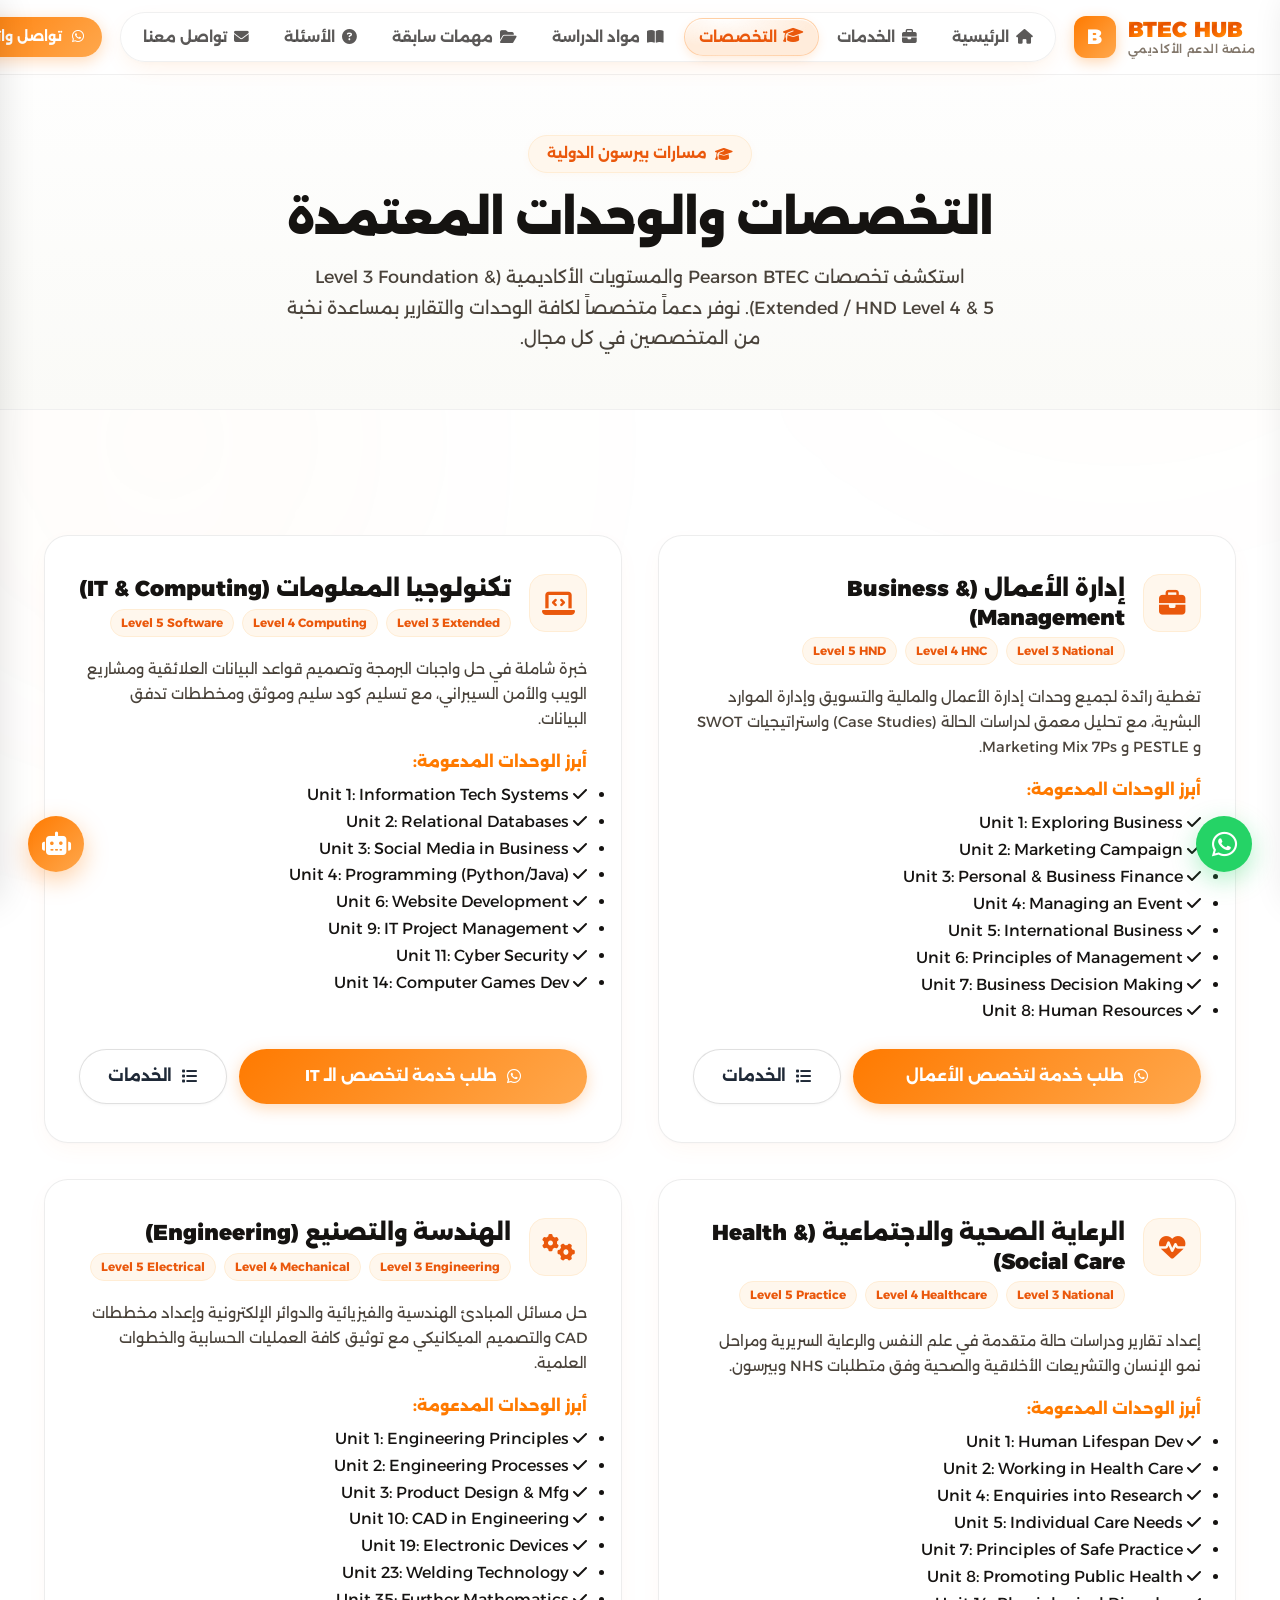
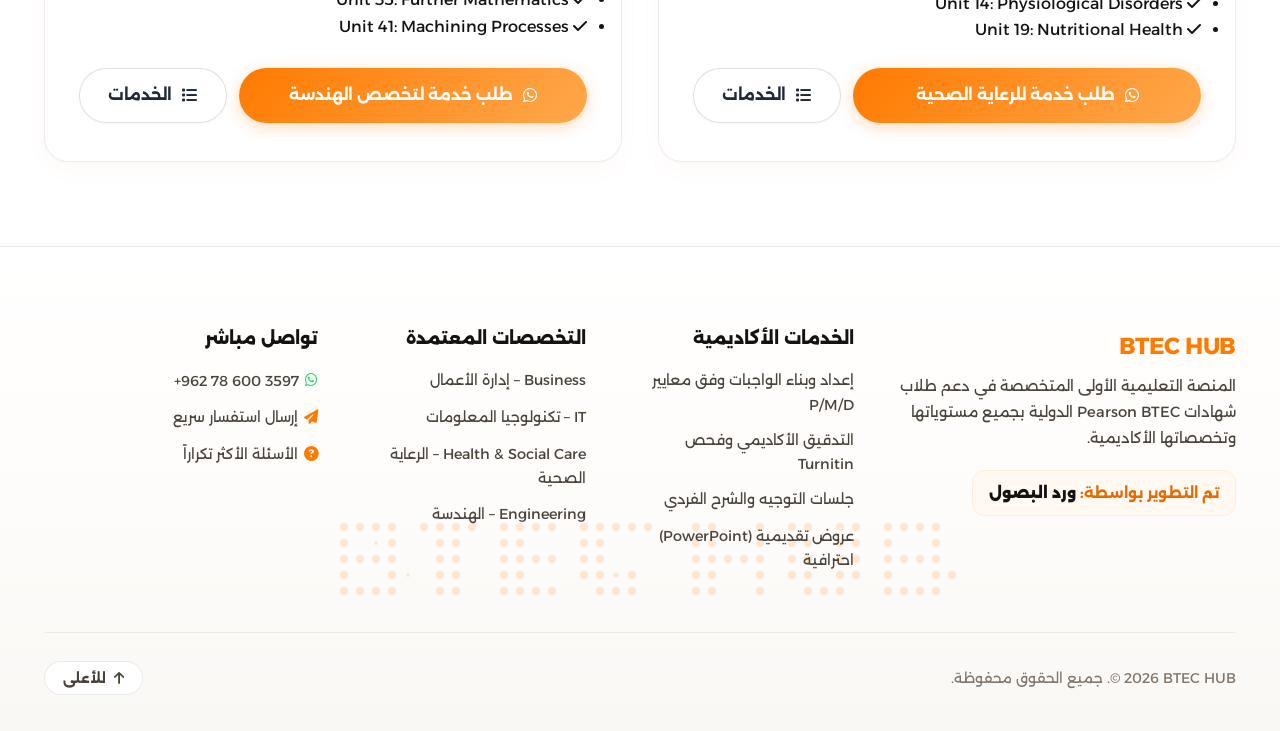
<file: specializations.html>
<!DOCTYPE html>
<html lang="ar" dir="rtl">
<head>
  <meta charset="UTF-8">
  <meta name="viewport" content="width=device-width, initial-scale=1.0">
  <title>BTEC HUB – التخصصات والوحدات المعتمدة</title>
  <link rel="preconnect" href="https://fonts.googleapis.com">
  <link href="https://fonts.googleapis.com/css2?family=Alexandria:wght@300;400;500;600;700;800;900&family=Plus+Jakarta+Sans:wght@400;500;600;700;800&family=JetBrains+Mono:wght@400;500;700&display=swap" rel="stylesheet">
  <link rel="stylesheet" href="https://cdnjs.cloudflare.com/ajax/libs/font-awesome/6.5.0/css/all.min.css">
  <link rel="stylesheet" href="main.css">
  <link rel="stylesheet" href="components.css">
</head>
<body>

<div class="bg-orb bg-orb-1"></div>
<div class="bg-orb bg-orb-2"></div>

<!-- ── NAVBAR WITH NIMBUS LIQUID GLASS PILL ── -->
<nav class="navbar" id="navbar">
  <div class="navbar-inner">
    <a href="index.html" class="navbar-logo" dir="ltr">
      <div class="logo-icon">B</div>
      <div class="logo-text" dir="ltr">
        <span class="wave-brand" id="waveBrand" dir="ltr">
          <span class="wave-char" style="--i:1">B</span>
          <span class="wave-char" style="--i:2">T</span>
          <span class="wave-char" style="--i:3">E</span>
          <span class="wave-char" style="--i:4">C</span>
          <span class="wave-space">&nbsp;</span>
          <span class="wave-char" style="--i:5">H</span>
          <span class="wave-char" style="--i:6">U</span>
          <span class="wave-char" style="--i:7">B</span>
        </span>
        <span class="logo-sub">منصة الدعم الأكاديمي</span>
      </div>
    </a>

    <!-- Nimbus Liquid Glass Floating Pill -->
    <div class="nimbus-wrapper">
      <div class="nimbus-nav" id="nimbusNav" data-tone="light">
        <div class="nimbus-glass"></div>
        <div class="nimbus-drop" id="nimbusDrop"></div>
        <a href="index.html" class="nimbus-item " data-fx="glow">
          <span class="nv-ico" data-fx="glow"><i class="fas fa-home"></i></span>
          <span class="nimbus-label">الرئيسية</span>
        </a>
        <a href="services.html" class="nimbus-item " data-fx="spin">
          <span class="nv-ico" data-fx="spin"><i class="fas fa-briefcase"></i></span>
          <span class="nimbus-label">الخدمات</span>
        </a>
        <a href="specializations.html" class="nimbus-item active" data-fx="plane">
          <span class="nv-ico" data-fx="plane"><i class="fas fa-graduation-cap"></i></span>
          <span class="nimbus-label">التخصصات</span>
        </a>
        <a href="study.html" class="nimbus-item " data-fx="drop">
          <span class="nv-ico" data-fx="drop"><i class="fas fa-book-open"></i></span>
          <span class="nimbus-label">مواد الدراسة</span>
        </a>
        <a href="past-assignments.html" class="nimbus-item " data-fx="pop">
          <span class="nv-ico" data-fx="pop"><i class="fas fa-folder-open"></i></span>
          <span class="nimbus-label">مهمات سابقة</span>
        </a>
        <a href="faq.html" class="nimbus-item " data-fx="wave">
          <span class="nv-ico" data-fx="wave"><i class="fas fa-question-circle"></i></span>
          <span class="nimbus-label">الأسئلة</span>
        </a>
        <a href="contact.html" class="nimbus-item " data-fx="pop">
          <span class="nv-ico" data-fx="pop"><i class="fas fa-envelope"></i></span>
          <span class="nimbus-label">تواصل معنا</span>
        </a>
      </div>
    </div>

    <div class="navbar-actions">
      <a href="https://wa.me/962786003597" target="_blank" class="btn btn-sm btn-primary">
        <i class="fab fa-whatsapp"></i> تواصل واتساب
      </a>
      <button class="cart-nav-btn" id="cartNavBtn" title="السلة">
        <i class="fas fa-shopping-cart"></i>
        <span class="cart-badge" style="display:none">0</span>
      </button>
      <button class="menu-toggle" id="menuToggle" aria-label="القائمة"><i class="fas fa-bars"></i></button>
    </div>
  </div>
</nav>

<!-- ── MOBILE NAV DRAWER ── -->
<div class="mobile-nav" id="mobileNav">
  <div class="mobile-nav-header" dir="ltr">
    <div class="logo-text" dir="ltr">
      <span class="wave-brand" dir="ltr">
        <span class="wave-char" style="--i:1">B</span>
        <span class="wave-char" style="--i:2">T</span>
        <span class="wave-char" style="--i:3">E</span>
        <span class="wave-char" style="--i:4">C</span>
        <span class="wave-space">&nbsp;</span>
        <span class="wave-char" style="--i:5">H</span>
        <span class="wave-char" style="--i:6">U</span>
        <span class="wave-char" style="--i:7">B</span>
      </span>
    </div>
    <button class="cart-close" id="mobileNavClose"><i class="fas fa-times"></i></button>
  </div>
  <ul class="mobile-nav-links">
    <li><a href="index.html" class="nav-link "><i class="fas fa-home"></i> الرئيسية</a></li>
    <li><a href="services.html" class="nav-link "><i class="fas fa-briefcase"></i> الخدمات</a></li>
    <li><a href="specializations.html" class="nav-link active"><i class="fas fa-graduation-cap"></i> التخصصات</a></li>
    <li><a href="study.html" class="nav-link "><i class="fas fa-book-open"></i> مواد الدراسة</a></li>
    <li><a href="past-assignments.html" class="nav-link "><i class="fas fa-folder-open"></i> مهمات سابقة</a></li>
    <li><a href="faq.html" class="nav-link "><i class="fas fa-question-circle"></i> الأسئلة</a></li>
    <li><a href="contact.html" class="nav-link "><i class="fas fa-envelope"></i> تواصل معنا</a></li>
  </ul>
  <div style="padding: 20px;">
    <a href="https://wa.me/962786003597" target="_blank" class="btn btn-primary" style="width:100%; justify-content:center;">
      <i class="fab fa-whatsapp"></i> تواصل عبر واتساب
    </a>
  </div>
</div>
<div class="cart-overlay" id="mobileNavOverlay"></div>


<main>
  <!-- ── PAGE HERO ── -->
  <section class="page-hero">
    <div class="container">
      <div class="section-badge"><i class="fas fa-graduation-cap"></i> مسارات بيرسون الدولية</div>
      <h1 class="page-hero-title">التخصصات والوحدات المعتمدة</h1>
      <p class="page-hero-desc">
        استكشف تخصصات Pearson BTEC والمستويات الأكاديمية (Level 3 Foundation & Extended / HND Level 4 & 5). نوفر دعماً متخصصاً لكافة الوحدات والتقارير بمساعدة نخبة من المتخصصين في كل مجال.
      </p>
    </div>
  </section>

  <!-- ── SPECIALIZATIONS GRID ── -->
  <section class="section">
    <div class="container">
      <div class="spec-grid">

        <!-- 1. Business Management -->
        <div class="spec-card" id="business">
          <div>
            <div class="spec-card-header">
              <div class="spec-icon"><i class="fas fa-briefcase"></i></div>
              <div class="spec-info">
                <h3>إدارة الأعمال (Business & Management)</h3>
                <div class="spec-badges">
                  <span class="spec-tag">Level 3 National</span>
                  <span class="spec-tag">Level 4 HNC</span>
                  <span class="spec-tag">Level 5 HND</span>
                </div>
              </div>
            </div>
            <p style="font-size:0.92rem; color:var(--text-secondary); line-height:1.7;">
              تغطية رائدة لجميع وحدات إدارة الأعمال والمالية والتسويق وإدارة الموارد البشرية، مع تحليل معمق لدراسات الحالة (Case Studies) واستراتيجيات SWOT و PESTLE و Marketing Mix 7Ps.
            </p>
            <div style="margin-top:20px;">
              <h4 style="font-size:0.95rem; font-weight:800; color:var(--primary); margin-bottom:10px;">أبرز الوحدات المدعومة:</h4>
              <ul class="unit-list">
                <li class="unit-item"><i class="fas fa-check"></i> Unit 1: Exploring Business</li>
                <li class="unit-item"><i class="fas fa-check"></i> Unit 2: Marketing Campaign</li>
                <li class="unit-item"><i class="fas fa-check"></i> Unit 3: Personal & Business Finance</li>
                <li class="unit-item"><i class="fas fa-check"></i> Unit 4: Managing an Event</li>
                <li class="unit-item"><i class="fas fa-check"></i> Unit 5: International Business</li>
                <li class="unit-item"><i class="fas fa-check"></i> Unit 6: Principles of Management</li>
                <li class="unit-item"><i class="fas fa-check"></i> Unit 7: Business Decision Making</li>
                <li class="unit-item"><i class="fas fa-check"></i> Unit 8: Human Resources</li>
              </ul>
            </div>
          </div>
          <div style="display:flex; gap:12px; margin-top:24px; flex-wrap:wrap;">
            <a href="https://wa.me/962786003597?text=%D9%85%D8%B1%D8%AD%D8%A8%D8%A7%D8%8C%20%D8%A3%D8%B1%D8%BA%D8%A8%20%D9%81%D9%8A%20%D8%AE%D8%AF%D9%85%D8%A9%20%D9%84%D8%AA%D8%AE%D8%B5%D8%B5%20%D8%A5%D8%AF%D8%A7%D8%B1%D8%A9%20%D8%A7%D9%84%D8%A3%D8%B9%D9%85%D8%A7%D9%84%20Business" target="_blank" class="btn btn-primary" style="flex:1;">
              <i class="fab fa-whatsapp"></i> طلب خدمة لتخصص الأعمال
            </a>
            <a href="services.html" class="btn btn-outline">
              <i class="fas fa-list"></i> الخدمات
            </a>
          </div>
        </div>

        <!-- 2. Information Technology -->
        <div class="spec-card" id="it">
          <div>
            <div class="spec-card-header">
              <div class="spec-icon"><i class="fas fa-laptop-code"></i></div>
              <div class="spec-info">
                <h3>تكنولوجيا المعلومات (IT & Computing)</h3>
                <div class="spec-badges">
                  <span class="spec-tag">Level 3 Extended</span>
                  <span class="spec-tag">Level 4 Computing</span>
                  <span class="spec-tag">Level 5 Software</span>
                </div>
              </div>
            </div>
            <p style="font-size:0.92rem; color:var(--text-secondary); line-height:1.7;">
              خبرة شاملة في حل واجبات البرمجة وتصميم قواعد البيانات العلائقية ومشاريع الويب والأمن السيبراني، مع تسليم كود سليم وموثق ومخططات تدفق البيانات.
            </p>
            <div style="margin-top:20px;">
              <h4 style="font-size:0.95rem; font-weight:800; color:var(--primary); margin-bottom:10px;">أبرز الوحدات المدعومة:</h4>
              <ul class="unit-list">
                <li class="unit-item"><i class="fas fa-check"></i> Unit 1: Information Tech Systems</li>
                <li class="unit-item"><i class="fas fa-check"></i> Unit 2: Relational Databases</li>
                <li class="unit-item"><i class="fas fa-check"></i> Unit 3: Social Media in Business</li>
                <li class="unit-item"><i class="fas fa-check"></i> Unit 4: Programming (Python/Java)</li>
                <li class="unit-item"><i class="fas fa-check"></i> Unit 6: Website Development</li>
                <li class="unit-item"><i class="fas fa-check"></i> Unit 9: IT Project Management</li>
                <li class="unit-item"><i class="fas fa-check"></i> Unit 11: Cyber Security</li>
                <li class="unit-item"><i class="fas fa-check"></i> Unit 14: Computer Games Dev</li>
              </ul>
            </div>
          </div>
          <div style="display:flex; gap:12px; margin-top:24px; flex-wrap:wrap;">
            <a href="https://wa.me/962786003597?text=%D9%85%D8%B1%D8%AD%D8%A8%D8%A7%D8%8C%20%D8%A3%D8%B1%D8%BA%D8%A8%20%D9%81%D9%8A%20%D8%AE%D8%AF%D9%85%D8%A9%20%D9%84%D8%AA%D8%AE%D8%B5%D8%B5%20%D8%AA%D9%83%D9%86%D9%88%D9%84%D9%88%D8%AC%D9%8A%D8%A7%20%D8%A7%D9%84%D9%85%D8%B9%D9%84%D9%88%D9%85%D8%A7%D8%AA%20IT" target="_blank" class="btn btn-primary" style="flex:1;">
              <i class="fab fa-whatsapp"></i> طلب خدمة لتخصص الـ IT
            </a>
            <a href="services.html" class="btn btn-outline">
              <i class="fas fa-list"></i> الخدمات
            </a>
          </div>
        </div>

        <!-- 3. Health & Social Care -->
        <div class="spec-card" id="health">
          <div>
            <div class="spec-card-header">
              <div class="spec-icon"><i class="fas fa-heartbeat"></i></div>
              <div class="spec-info">
                <h3>الرعاية الصحية والاجتماعية (Health & Social Care)</h3>
                <div class="spec-badges">
                  <span class="spec-tag">Level 3 National</span>
                  <span class="spec-tag">Level 4 Healthcare</span>
                  <span class="spec-tag">Level 5 Practice</span>
                </div>
              </div>
            </div>
            <p style="font-size:0.92rem; color:var(--text-secondary); line-height:1.7;">
              إعداد تقارير ودراسات حالة متقدمة في علم النفس والرعاية السريرية ومراحل نمو الإنسان والتشريعات الأخلاقية والصحية وفق متطلبات NHS وبيرسون.
            </p>
            <div style="margin-top:20px;">
              <h4 style="font-size:0.95rem; font-weight:800; color:var(--primary); margin-bottom:10px;">أبرز الوحدات المدعومة:</h4>
              <ul class="unit-list">
                <li class="unit-item"><i class="fas fa-check"></i> Unit 1: Human Lifespan Dev</li>
                <li class="unit-item"><i class="fas fa-check"></i> Unit 2: Working in Health Care</li>
                <li class="unit-item"><i class="fas fa-check"></i> Unit 4: Enquiries into Research</li>
                <li class="unit-item"><i class="fas fa-check"></i> Unit 5: Individual Care Needs</li>
                <li class="unit-item"><i class="fas fa-check"></i> Unit 7: Principles of Safe Practice</li>
                <li class="unit-item"><i class="fas fa-check"></i> Unit 8: Promoting Public Health</li>
                <li class="unit-item"><i class="fas fa-check"></i> Unit 14: Physiological Disorders</li>
                <li class="unit-item"><i class="fas fa-check"></i> Unit 19: Nutritional Health</li>
              </ul>
            </div>
          </div>
          <div style="display:flex; gap:12px; margin-top:24px; flex-wrap:wrap;">
            <a href="https://wa.me/962786003597?text=%D9%85%D8%B1%D8%AD%D8%A8%D8%A7%D8%8C%20%D8%A3%D8%B1%D8%BA%D8%A8%20%D9%81%D9%8A%20%D8%AE%D8%AF%D9%85%D8%A9%20%D9%84%D8%AA%D8%AE%D8%B5%D8%B5%20%D8%A7%D9%84%D8%B1%D8%B9%D8%A7%D9%8A%D8%A9%20%D8%A7%D9%84%D8%B5%D8%AD%D9%8A%D8%A9%20Health" target="_blank" class="btn btn-primary" style="flex:1;">
              <i class="fab fa-whatsapp"></i> طلب خدمة للرعاية الصحية
            </a>
            <a href="services.html" class="btn btn-outline">
              <i class="fas fa-list"></i> الخدمات
            </a>
          </div>
        </div>

        <!-- 4. Engineering -->
        <div class="spec-card" id="engineering">
          <div>
            <div class="spec-card-header">
              <div class="spec-icon"><i class="fas fa-cogs"></i></div>
              <div class="spec-info">
                <h3>الهندسة والتصنيع (Engineering)</h3>
                <div class="spec-badges">
                  <span class="spec-tag">Level 3 Engineering</span>
                  <span class="spec-tag">Level 4 Mechanical</span>
                  <span class="spec-tag">Level 5 Electrical</span>
                </div>
              </div>
            </div>
            <p style="font-size:0.92rem; color:var(--text-secondary); line-height:1.7;">
              حل مسائل المبادئ الهندسية والفيزيائية والدوائر الإلكترونية وإعداد مخططات CAD والتصميم الميكانيكي مع توثيق كافة العمليات الحسابية والخطوات العلمية.
            </p>
            <div style="margin-top:20px;">
              <h4 style="font-size:0.95rem; font-weight:800; color:var(--primary); margin-bottom:10px;">أبرز الوحدات المدعومة:</h4>
              <ul class="unit-list">
                <li class="unit-item"><i class="fas fa-check"></i> Unit 1: Engineering Principles</li>
                <li class="unit-item"><i class="fas fa-check"></i> Unit 2: Engineering Processes</li>
                <li class="unit-item"><i class="fas fa-check"></i> Unit 3: Product Design & Mfg</li>
                <li class="unit-item"><i class="fas fa-check"></i> Unit 10: CAD in Engineering</li>
                <li class="unit-item"><i class="fas fa-check"></i> Unit 19: Electronic Devices</li>
                <li class="unit-item"><i class="fas fa-check"></i> Unit 23: Welding Technology</li>
                <li class="unit-item"><i class="fas fa-check"></i> Unit 35: Further Mathematics</li>
                <li class="unit-item"><i class="fas fa-check"></i> Unit 41: Machining Processes</li>
              </ul>
            </div>
          </div>
          <div style="display:flex; gap:12px; margin-top:24px; flex-wrap:wrap;">
            <a href="https://wa.me/962786003597?text=%D9%85%D8%B1%D8%AD%D8%A8%D8%A7%D8%8C%20%D8%A3%D8%B1%D8%BA%D8%A8%20%D9%81%D9%8A%20%D8%AE%D8%AF%D9%85%D8%A9%20%D9%84%D8%AA%D8%AE%D8%B5%D8%B5%20%D8%A7%D9%84%D9%87%D9%86%D8%AF%D8%B3%D8%A9%20Engineering" target="_blank" class="btn btn-primary" style="flex:1;">
              <i class="fab fa-whatsapp"></i> طلب خدمة لتخصص الهندسة
            </a>
            <a href="services.html" class="btn btn-outline">
              <i class="fas fa-list"></i> الخدمات
            </a>
          </div>
        </div>

      </div>
    </div>
  </section>
</main>

<!-- ── HALFTONE WORDMARK FOOTER (CRISP WHITE & LIGHT ORANGE) ── -->
<footer class="hwf-container">
  <canvas id="halftoneCanvas" class="hwf-canvas"></canvas>
  <div class="hwf-content">
    <div class="hwf-top">
      <div class="hwf-brand" dir="rtl">
        <strong style="font-size:1.45rem;color:var(--primary);letter-spacing:-0.02em;" dir="ltr">BTEC HUB</strong>
        <span style="display:block;margin-top:8px;line-height:1.75;color:var(--text-secondary);font-size:0.92rem;">
          المنصة التعليمية الأولى المتخصصة في دعم طلاب شهادات Pearson BTEC الدولية بجميع مستوياتها وتخصصاتها الأكاديمية.
        </span>
        <div style="margin-top:18px;padding:10px 16px;background:var(--orange-50);border:1px solid #FFEDD5;border-radius:12px;display:inline-block;font-weight:700;color:var(--primary-dark);font-size:0.92rem;">
          تم التطوير بواسطة: <span style="color:#151311;font-weight:900;">ورد البصول</span>
        </div>
      </div>
      <div class="hwf-col">
        <h4>الخدمات الأكاديمية</h4>
        <ul>
          <li><a href="services.html">إعداد وبناء الواجبات وفق معايير P/M/D</a></li>
          <li><a href="services.html">التدقيق الأكاديمي وفحص Turnitin</a></li>
          <li><a href="services.html">جلسات التوجيه والشرح الفردي</a></li>
          <li><a href="services.html">عروض تقديمية (PowerPoint) احترافية</a></li>
        </ul>
      </div>
      <div class="hwf-col">
        <h4>التخصصات المعتمدة</h4>
        <ul>
          <li><a href="specializations.html#business">Business – إدارة الأعمال</a></li>
          <li><a href="specializations.html#it">IT – تكنولوجيا المعلومات</a></li>
          <li><a href="specializations.html#health">Health & Social Care – الرعاية الصحية</a></li>
          <li><a href="specializations.html#engineering">Engineering – الهندسة</a></li>
        </ul>
      </div>
      <div class="hwf-col">
        <h4>تواصل مباشر</h4>
        <ul>
          <li><a href="https://wa.me/962786003597" target="_blank"><i class="fab fa-whatsapp" style="color:#25D366;margin-left:6px;"></i> <span dir="ltr">+962 78 600 3597</span></a></li>
          <li><a href="contact.html"><i class="fas fa-paper-plane" style="color:var(--primary);margin-left:6px;"></i> إرسال استفسار سريع</a></li>
          <li><a href="faq.html"><i class="fas fa-question-circle" style="color:var(--primary);margin-left:6px;"></i> الأسئلة الأكثر تكراراً</a></li>
        </ul>
      </div>
    </div>
    <div class="hwf-bottom">
      <div><span dir="ltr">© 2026 BTEC HUB</span>. جميع الحقوق محفوظة.</div>
      <button class="hwf-up-btn" onclick="window.scrollTo({top:0,behavior:'smooth'})">
        <i class="fas fa-arrow-up"></i> للأعلى
      </button>
    </div>
  </div>
</footer>

<!-- ── CART SIDEBAR ── -->
<div class="cart-overlay" id="cartOverlay"></div>
<aside class="cart-sidebar" id="cartSidebar">
  <div class="cart-header">
    <div class="cart-title"><i class="fas fa-shopping-cart" style="color:var(--primary)"></i> <span>سلة الخدمات</span></div>
    <button class="cart-close" id="cartClose"><i class="fas fa-times"></i></button>
  </div>
  <div class="cart-body" id="cartBody"></div>
  <div class="cart-footer" id="cartFooter" style="display:none;"></div>
</aside>

<!-- ── BTEC AI ASSISTANT ── -->
<div class="assistant-fab" id="assistantFab">
  <button class="assistant-fab-btn" title="BTEC Assistant"><i class="fas fa-robot"></i></button>
  <div class="assistant-tooltip">مساعد BTEC الذكي</div>
</div>
<div class="assistant-window" id="assistantWindow">
  <div class="assistant-header">
    <div class="assistant-avatar">🤖</div>
    <div class="assistant-info">
      <div class="assistant-name">BTEC Assistant</div>
      <div class="assistant-status"><span class="status-dot"></span> متاح الآن لمساعدتك</div>
    </div>
    <button class="assistant-minimize" id="assistantMinimize"><i class="fas fa-minus"></i></button>
  </div>
  <div class="assistant-messages" id="assistantMessages"></div>
  <div class="quick-replies" id="quickReplies"></div>
  <div class="assistant-input-area">
    <input type="text" class="assistant-input" id="assistantInput" placeholder="اكتب سؤالك عن BTEC هنا...">
    <button class="assistant-send" id="assistantSend"><i class="fas fa-paper-plane"></i></button>
  </div>
</div>

<!-- ── WHATSAPP FAB ── -->
<div class="whatsapp-fab">
  <a href="https://wa.me/962786003597" target="_blank" class="whatsapp-fab-btn" title="تواصل عبر واتساب">
    <i class="fab fa-whatsapp"></i>
  </a>
</div>

<!-- ── SCRIPTS ── -->
<script src="main.js"></script>
<script src="cart.js"></script>
<script src="assistant.js"></script>

<script>
// Interactive Halftone Canvas (Crisp White & Light Orange)
(function() {
  const canvas = document.getElementById('halftoneCanvas');
  if (!canvas) return;
  const ctx = canvas.getContext('2d');
  let w, h, dots = [], mx = -1000, my = -1000;

  function init() {
    const rect = canvas.parentElement.getBoundingClientRect();
    w = canvas.width = rect.width;
    h = canvas.height = rect.height;
    dots = [];
    const gap = 16;
    const cols = Math.floor(w / gap);
    const rows = Math.floor(h / gap);

    const m = document.createElement('canvas');
    m.width = w; m.height = h;
    const mctx = m.getContext('2d');
    mctx.font = '900 ' + Math.min(w * 0.16, 120) + 'px Alexandria, sans-serif';
    mctx.direction = 'ltr';
    mctx.fillStyle = '#000';
    mctx.textAlign = 'center';
    mctx.textBaseline = 'middle';
    mctx.fillText('BTEC HUB', w / 2, h * 0.65);
    const data = mctx.getImageData(0, 0, w, h).data;

    for (let r = 0; r < rows; r++) {
      for (let c = 0; c < cols; c++) {
        const x = c * gap + gap/2;
        const y = r * gap + gap/2;
        const alpha = data[(Math.floor(y) * w + Math.floor(x)) * 4 + 3];
        if (alpha > 35) {
          dots.push({
            hx: x, hy: y, x: x, y: y,
            vx: 0, vy: 0,
            r: (alpha / 255) * 4.2
          });
        }
      }
    }
  }

  function loop() {
    ctx.clearRect(0, 0, w, h);
    for (let i = 0; i < dots.length; i++) {
      const d = dots[i];
      const dx = d.x - mx;
      const dy = d.y - my;
      const dist = Math.hypot(dx, dy);
      if (dist < 85) {
        const force = (1 - dist / 85) * 7;
        d.vx += (dx / dist) * force;
        d.vy += (dy / dist) * force;
      }
      d.vx = (d.vx + (d.hx - d.x) * 0.08) * 0.82;
      d.vy = (d.vy + (d.hy - d.y) * 0.08) * 0.82;
      d.x += d.vx;
      d.y += d.vy;

      const warm = Math.min(1, Math.hypot(d.x - d.hx, d.y - d.hy) / 16);
      ctx.fillStyle = warm > 0.05 ? '#FFA040' : 'rgba(255, 122, 0, 0.18)';
      ctx.beginPath();
      ctx.arc(d.x, d.y, d.r, 0, Math.PI * 2);
      ctx.fill();
    }
    requestAnimationFrame(loop);
  }

  canvas.parentElement.addEventListener('mousemove', (e) => {
    const r = canvas.getBoundingClientRect();
    mx = e.clientX - r.left;
    my = e.clientY - r.top;
  });

  canvas.parentElement.addEventListener('mouseleave', () => {
    mx = -1000; my = -1000;
  });

  window.addEventListener('resize', init);
  init();
  loop();
})();
</script>


</body>
</html>
</file>
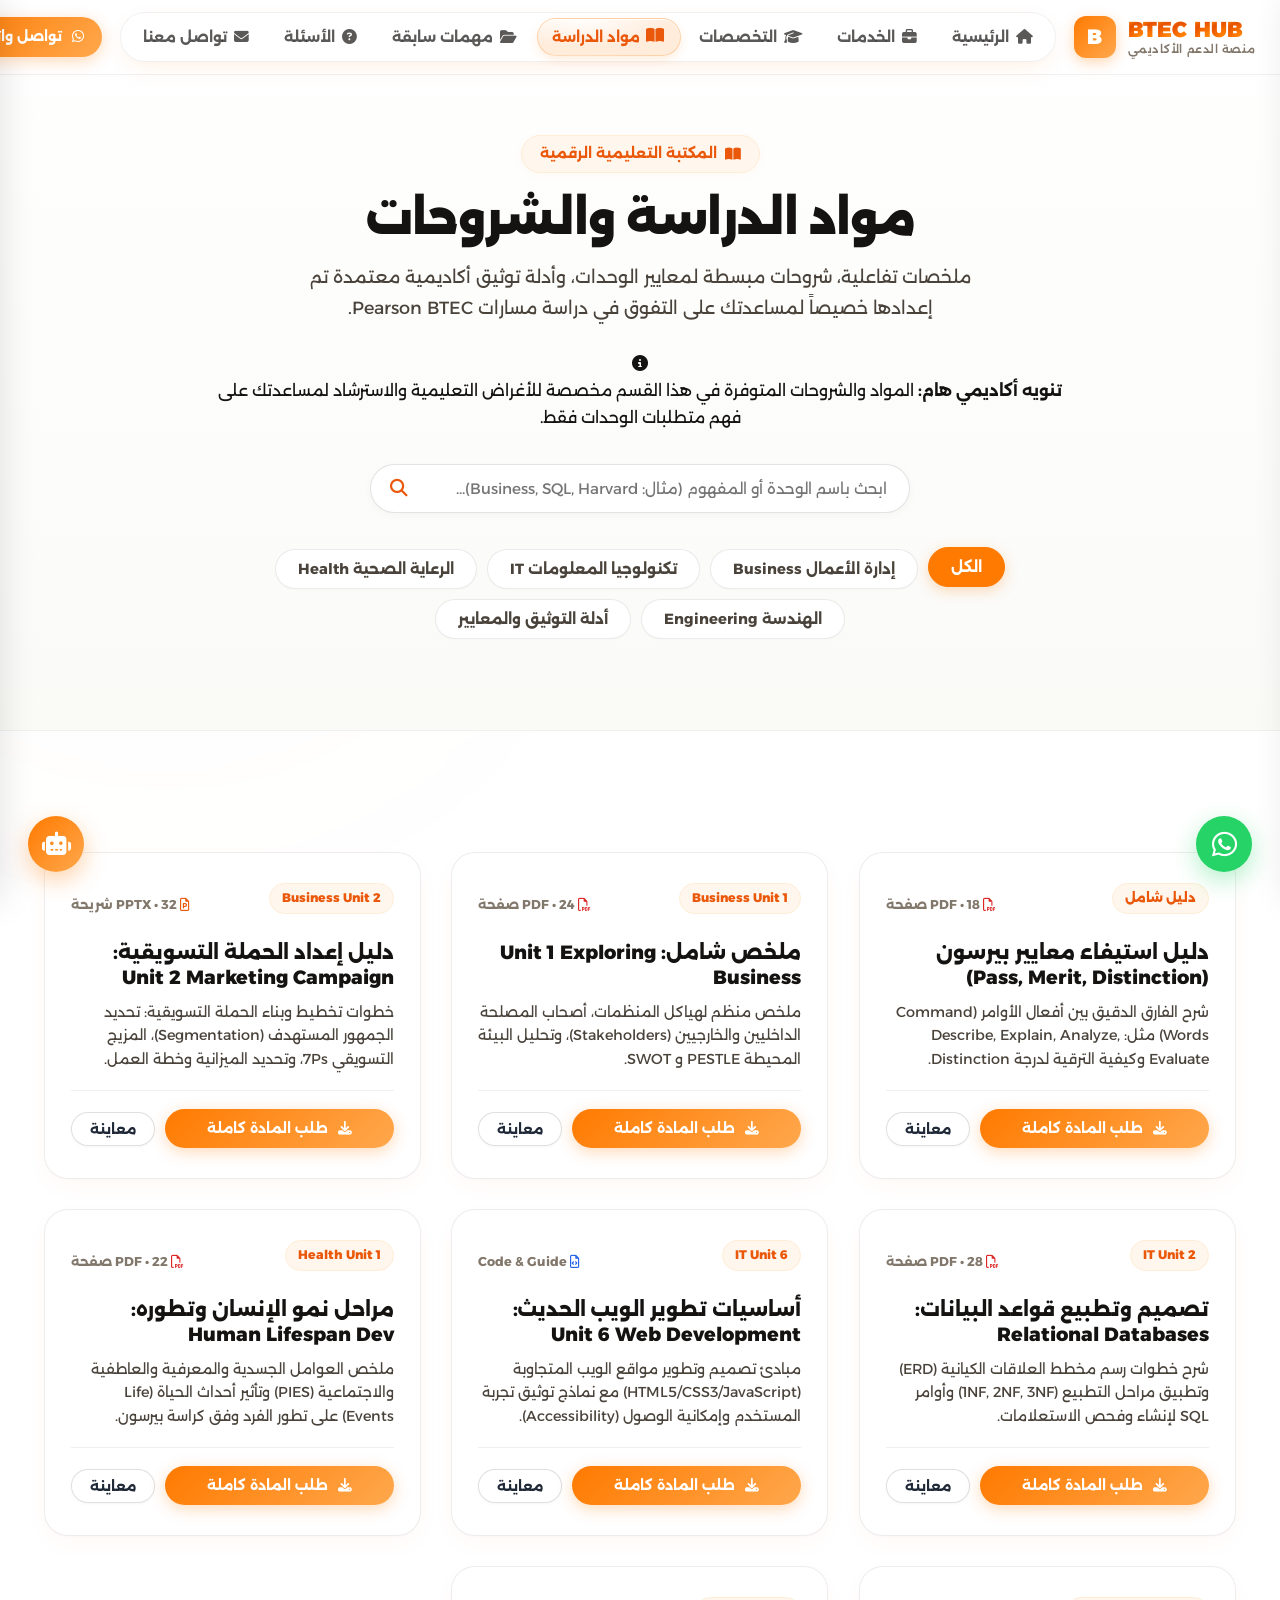
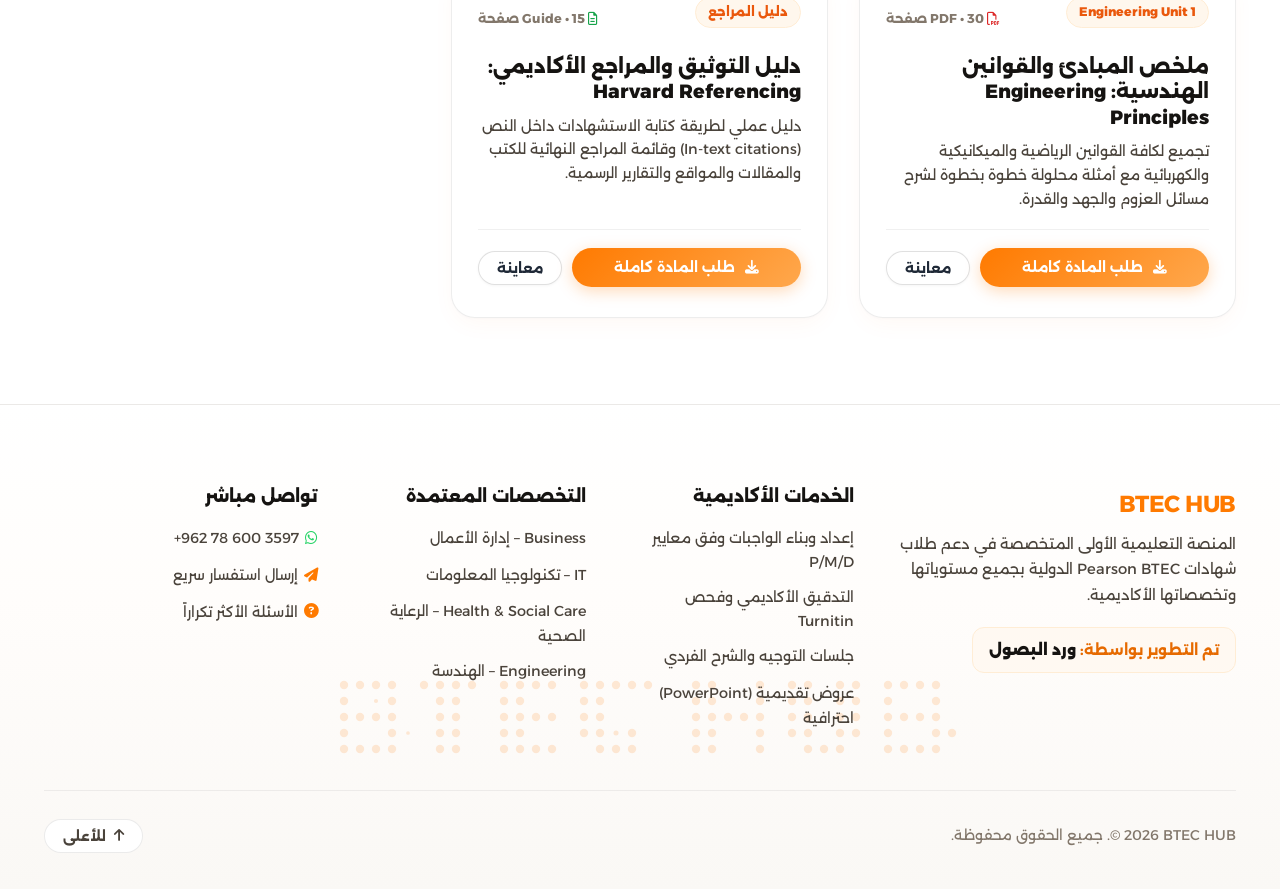
<file: study.html>
<!DOCTYPE html>
<html lang="ar" dir="rtl">
<head>
  <meta charset="UTF-8">
  <meta name="viewport" content="width=device-width, initial-scale=1.0">
  <title>BTEC HUB – مواد الدراسة والشروحات</title>
  <link rel="preconnect" href="https://fonts.googleapis.com">
  <link href="https://fonts.googleapis.com/css2?family=Alexandria:wght@300;400;500;600;700;800;900&family=Plus+Jakarta+Sans:wght@400;500;600;700;800&family=JetBrains+Mono:wght@400;500;700&display=swap" rel="stylesheet">
  <link rel="stylesheet" href="https://cdnjs.cloudflare.com/ajax/libs/font-awesome/6.5.0/css/all.min.css">
  <link rel="stylesheet" href="main.css">
  <link rel="stylesheet" href="components.css">
</head>
<body>

<div class="bg-orb bg-orb-1"></div>
<div class="bg-orb bg-orb-2"></div>

<!-- ── NAVBAR WITH NIMBUS LIQUID GLASS PILL ── -->
<nav class="navbar" id="navbar">
  <div class="navbar-inner">
    <a href="index.html" class="navbar-logo" dir="ltr">
      <div class="logo-icon">B</div>
      <div class="logo-text" dir="ltr">
        <span class="wave-brand" id="waveBrand" dir="ltr">
          <span class="wave-char" style="--i:1">B</span>
          <span class="wave-char" style="--i:2">T</span>
          <span class="wave-char" style="--i:3">E</span>
          <span class="wave-char" style="--i:4">C</span>
          <span class="wave-space">&nbsp;</span>
          <span class="wave-char" style="--i:5">H</span>
          <span class="wave-char" style="--i:6">U</span>
          <span class="wave-char" style="--i:7">B</span>
        </span>
        <span class="logo-sub">منصة الدعم الأكاديمي</span>
      </div>
    </a>

    <!-- Nimbus Liquid Glass Floating Pill -->
    <div class="nimbus-wrapper">
      <div class="nimbus-nav" id="nimbusNav" data-tone="light">
        <div class="nimbus-glass"></div>
        <div class="nimbus-drop" id="nimbusDrop"></div>
        <a href="index.html" class="nimbus-item " data-fx="glow">
          <span class="nv-ico" data-fx="glow"><i class="fas fa-home"></i></span>
          <span class="nimbus-label">الرئيسية</span>
        </a>
        <a href="services.html" class="nimbus-item " data-fx="spin">
          <span class="nv-ico" data-fx="spin"><i class="fas fa-briefcase"></i></span>
          <span class="nimbus-label">الخدمات</span>
        </a>
        <a href="specializations.html" class="nimbus-item " data-fx="plane">
          <span class="nv-ico" data-fx="plane"><i class="fas fa-graduation-cap"></i></span>
          <span class="nimbus-label">التخصصات</span>
        </a>
        <a href="study.html" class="nimbus-item active" data-fx="drop">
          <span class="nv-ico" data-fx="drop"><i class="fas fa-book-open"></i></span>
          <span class="nimbus-label">مواد الدراسة</span>
        </a>
        <a href="past-assignments.html" class="nimbus-item " data-fx="pop">
          <span class="nv-ico" data-fx="pop"><i class="fas fa-folder-open"></i></span>
          <span class="nimbus-label">مهمات سابقة</span>
        </a>
        <a href="faq.html" class="nimbus-item " data-fx="wave">
          <span class="nv-ico" data-fx="wave"><i class="fas fa-question-circle"></i></span>
          <span class="nimbus-label">الأسئلة</span>
        </a>
        <a href="contact.html" class="nimbus-item " data-fx="pop">
          <span class="nv-ico" data-fx="pop"><i class="fas fa-envelope"></i></span>
          <span class="nimbus-label">تواصل معنا</span>
        </a>
      </div>
    </div>

    <div class="navbar-actions">
      <a href="https://wa.me/962786003597" target="_blank" class="btn btn-sm btn-primary">
        <i class="fab fa-whatsapp"></i> تواصل واتساب
      </a>
      <button class="cart-nav-btn" id="cartNavBtn" title="السلة">
        <i class="fas fa-shopping-cart"></i>
        <span class="cart-badge" style="display:none">0</span>
      </button>
      <button class="menu-toggle" id="menuToggle" aria-label="القائمة"><i class="fas fa-bars"></i></button>
    </div>
  </div>
</nav>

<!-- ── MOBILE NAV DRAWER ── -->
<div class="mobile-nav" id="mobileNav">
  <div class="mobile-nav-header" dir="ltr">
    <div class="logo-text" dir="ltr">
      <span class="wave-brand" dir="ltr">
        <span class="wave-char" style="--i:1">B</span>
        <span class="wave-char" style="--i:2">T</span>
        <span class="wave-char" style="--i:3">E</span>
        <span class="wave-char" style="--i:4">C</span>
        <span class="wave-space">&nbsp;</span>
        <span class="wave-char" style="--i:5">H</span>
        <span class="wave-char" style="--i:6">U</span>
        <span class="wave-char" style="--i:7">B</span>
      </span>
    </div>
    <button class="cart-close" id="mobileNavClose"><i class="fas fa-times"></i></button>
  </div>
  <ul class="mobile-nav-links">
    <li><a href="index.html" class="nav-link "><i class="fas fa-home"></i> الرئيسية</a></li>
    <li><a href="services.html" class="nav-link "><i class="fas fa-briefcase"></i> الخدمات</a></li>
    <li><a href="specializations.html" class="nav-link "><i class="fas fa-graduation-cap"></i> التخصصات</a></li>
    <li><a href="study.html" class="nav-link active"><i class="fas fa-book-open"></i> مواد الدراسة</a></li>
    <li><a href="past-assignments.html" class="nav-link "><i class="fas fa-folder-open"></i> مهمات سابقة</a></li>
    <li><a href="faq.html" class="nav-link "><i class="fas fa-question-circle"></i> الأسئلة</a></li>
    <li><a href="contact.html" class="nav-link "><i class="fas fa-envelope"></i> تواصل معنا</a></li>
  </ul>
  <div style="padding: 20px;">
    <a href="https://wa.me/962786003597" target="_blank" class="btn btn-primary" style="width:100%; justify-content:center;">
      <i class="fab fa-whatsapp"></i> تواصل عبر واتساب
    </a>
  </div>
</div>
<div class="cart-overlay" id="mobileNavOverlay"></div>


<main>
  <!-- ── PAGE HERO ── -->
  <section class="page-hero">
    <div class="container">
      <div class="section-badge"><i class="fas fa-book-open"></i> المكتبة التعليمية الرقمية</div>
      <h1 class="page-hero-title">مواد الدراسة والشروحات</h1>
      <p class="page-hero-desc">
        ملخصات تفاعلية، شروحات مبسطة لمعايير الوحدات، وأدلة توثيق أكاديمية معتمدة تم إعدادها خصيصاً لمساعدتك على التفوق في دراسة مسارات Pearson BTEC.
      </p>

      <!-- ── ALERT BANNER ── -->
      <div class="alert-banner" style="max-width:850px; margin:28px auto 0;">
        <i class="fas fa-info-circle"></i>
        <div>
          <strong>تنويه أكاديمي هام:</strong> المواد والشروحات المتوفرة في هذا القسم مخصصة للأغراض التعليمية والاسترشاد لمساعدتك على فهم متطلبات الوحدات فقط.
        </div>
      </div>

      <!-- ── SEARCH BAR ── -->
      <div class="search-wrapper" style="margin-top:32px;">
        <i class="fas fa-search search-icon"></i>
        <input type="text" id="studySearch" class="search-input" placeholder="ابحث باسم الوحدة أو المفهوم (مثال: Business, SQL, Harvard)...">
      </div>

      <!-- ── FILTER BAR ── -->
      <div class="filter-bar">
        <button class="filter-btn active" data-filter="all">الكل</button>
        <button class="filter-btn" data-filter="business">إدارة الأعمال Business</button>
        <button class="filter-btn" data-filter="it">تكنولوجيا المعلومات IT</button>
        <button class="filter-btn" data-filter="health">الرعاية الصحية Health</button>
        <button class="filter-btn" data-filter="engineering">الهندسة Engineering</button>
        <button class="filter-btn" data-filter="guides">أدلة التوثيق والمعايير</button>
      </div>
    </div>
  </section>

  <!-- ── STUDY MATERIALS GRID ── -->
  <section class="section">
    <div class="container">
      <div class="study-grid" id="studyGrid">

        <!-- 1. دليل فهم معايير بيرسون -->
        <div class="study-card" data-category="guides">
          <div>
            <div style="display:flex; justify-content:space-between; align-items:center; margin-bottom:14px;">
              <span class="service-badge">دليل شامل</span>
              <span style="font-size:0.8rem; color:var(--text-muted); font-weight:700;"><i class="far fa-file-pdf" style="color:#DC2626;"></i> PDF • 18 صفحة</span>
            </div>
            <h3 style="font-size:1.2rem; font-weight:800; margin-bottom:10px;">دليل استيفاء معايير بيرسون (Pass, Merit, Distinction)</h3>
            <p style="font-size:0.9rem; color:var(--text-secondary); line-height:1.65; margin-bottom:18px;">
              شرح الفارق الدقيق بين أفعال الأوامر (Command Words) مثل: Describe, Explain, Analyze, Evaluate وكيفية الترقية لدرجة Distinction.
            </p>
          </div>
          <div style="display:flex; gap:10px; align-items:center; border-top:1px solid rgba(0,0,0,0.06); padding-top:18px;">
            <a href="https://wa.me/962786003597?text=%D9%85%D8%B1%D8%AD%D8%A8%D8%A7%D8%8C%20%D8%A3%D8%B1%D8%BA%D8%A8%20%D9%81%D9%8A%20%D8%A7%D9%84%D8%AD%D8%B5%D9%88%D9%84%20%D8%B9%D9%84%D9%89%20%D8%AF%D9%84%D9%8A%D9%84%20%D9%85%D8%B9%D8%A7%D9%8A%D9%8A%D8%B1%20%D8%A8%D9%8A%D8%B1%D8%B3%D9%88%D9%86" target="_blank" class="btn btn-sm btn-primary" style="flex:1;">
              <i class="fas fa-download"></i> طلب المادة كاملة
            </a>
            <button class="btn btn-sm btn-outline" onclick="window.BtecMain?.showToast('المعاينة السريعة متاحة عبر واتساب فوراً', 'info')">معاينة</button>
          </div>
        </div>

        <!-- 2. Business Unit 1 -->
        <div class="study-card" data-category="business">
          <div>
            <div style="display:flex; justify-content:space-between; align-items:center; margin-bottom:14px;">
              <span class="service-badge">Business Unit 1</span>
              <span style="font-size:0.8rem; color:var(--text-muted); font-weight:700;"><i class="far fa-file-pdf" style="color:#DC2626;"></i> PDF • 24 صفحة</span>
            </div>
            <h3 style="font-size:1.2rem; font-weight:800; margin-bottom:10px;">ملخص شامل: Unit 1 Exploring Business</h3>
            <p style="font-size:0.9rem; color:var(--text-secondary); line-height:1.65; margin-bottom:18px;">
              ملخص منظم لهياكل المنظمات، أصحاب المصلحة الداخليين والخارجيين (Stakeholders)، وتحليل البيئة المحيطة PESTLE و SWOT.
            </p>
          </div>
          <div style="display:flex; gap:10px; align-items:center; border-top:1px solid rgba(0,0,0,0.06); padding-top:18px;">
            <a href="https://wa.me/962786003597?text=%D9%85%D8%B1%D8%AD%D8%A8%D8%A7%D8%8C%20%D8%A3%D8%B1%D8%BA%D8%A8%20%D9%81%D9%8A%20%D9%85%D9%84%D8%AE%D8%B5%20Business%20Unit%201" target="_blank" class="btn btn-sm btn-primary" style="flex:1;">
              <i class="fas fa-download"></i> طلب المادة كاملة
            </a>
            <button class="btn btn-sm btn-outline" onclick="window.BtecMain?.showToast('المعاينة السريعة متاحة عبر واتساب فوراً', 'info')">معاينة</button>
          </div>
        </div>

        <!-- 3. Business Unit 2 Marketing -->
        <div class="study-card" data-category="business">
          <div>
            <div style="display:flex; justify-content:space-between; align-items:center; margin-bottom:14px;">
              <span class="service-badge">Business Unit 2</span>
              <span style="font-size:0.8rem; color:var(--text-muted); font-weight:700;"><i class="far fa-file-powerpoint" style="color:#EA580C;"></i> PPTX • 32 شريحة</span>
            </div>
            <h3 style="font-size:1.2rem; font-weight:800; margin-bottom:10px;">دليل إعداد الحملة التسويقية: Unit 2 Marketing Campaign</h3>
            <p style="font-size:0.9rem; color:var(--text-secondary); line-height:1.65; margin-bottom:18px;">
              خطوات تخطيط وبناء الحملة التسويقية: تحديد الجمهور المستهدف (Segmentation)، المزيج التسويقي 7Ps، وتحديد الميزانية وخطة العمل.
            </p>
          </div>
          <div style="display:flex; gap:10px; align-items:center; border-top:1px solid rgba(0,0,0,0.06); padding-top:18px;">
            <a href="https://wa.me/962786003597?text=%D9%85%D8%B1%D8%AD%D8%A8%D8%A7%D8%8C%20%D8%A3%D8%B1%D8%BA%D8%A8%20%D9%81%D9%8A%20%D9%85%D9%84%D8%AE%D8%B5%20Marketing%20Campaign%20Unit%202" target="_blank" class="btn btn-sm btn-primary" style="flex:1;">
              <i class="fas fa-download"></i> طلب المادة كاملة
            </a>
            <button class="btn btn-sm btn-outline" onclick="window.BtecMain?.showToast('المعاينة السريعة متاحة عبر واتساب فوراً', 'info')">معاينة</button>
          </div>
        </div>

        <!-- 4. IT Unit 2 Databases -->
        <div class="study-card" data-category="it">
          <div>
            <div style="display:flex; justify-content:space-between; align-items:center; margin-bottom:14px;">
              <span class="service-badge">IT Unit 2</span>
              <span style="font-size:0.8rem; color:var(--text-muted); font-weight:700;"><i class="far fa-file-pdf" style="color:#DC2626;"></i> PDF • 28 صفحة</span>
            </div>
            <h3 style="font-size:1.2rem; font-weight:800; margin-bottom:10px;">تصميم وتطبيع قواعد البيانات: Relational Databases</h3>
            <p style="font-size:0.9rem; color:var(--text-secondary); line-height:1.65; margin-bottom:18px;">
              شرح خطوات رسم مخطط العلاقات الكيانية (ERD) وتطبيق مراحل التطبيع (1NF, 2NF, 3NF) وأوامر SQL لإنشاء وفحص الاستعلامات.
            </p>
          </div>
          <div style="display:flex; gap:10px; align-items:center; border-top:1px solid rgba(0,0,0,0.06); padding-top:18px;">
            <a href="https://wa.me/962786003597?text=%D9%85%D8%B1%D8%AD%D8%A8%D8%A7%D8%8C%20%D8%A3%D8%B1%D8%BA%D8%A8%20%D9%81%D9%8A%20%D9%85%D9%84%D8%AE%D8%B5%20IT%20Databases%20Unit%202" target="_blank" class="btn btn-sm btn-primary" style="flex:1;">
              <i class="fas fa-download"></i> طلب المادة كاملة
            </a>
            <button class="btn btn-sm btn-outline" onclick="window.BtecMain?.showToast('المعاينة السريعة متاحة عبر واتساب فوراً', 'info')">معاينة</button>
          </div>
        </div>

        <!-- 5. IT Unit 6 Web Development -->
        <div class="study-card" data-category="it">
          <div>
            <div style="display:flex; justify-content:space-between; align-items:center; margin-bottom:14px;">
              <span class="service-badge">IT Unit 6</span>
              <span style="font-size:0.8rem; color:var(--text-muted); font-weight:700;"><i class="far fa-file-code" style="color:#2563EB;"></i> Code & Guide</span>
            </div>
            <h3 style="font-size:1.2rem; font-weight:800; margin-bottom:10px;">أساسيات تطوير الويب الحديث: Unit 6 Web Development</h3>
            <p style="font-size:0.9rem; color:var(--text-secondary); line-height:1.65; margin-bottom:18px;">
              مبادئ تصميم وتطوير مواقع الويب المتجاوبة (HTML5/CSS3/JavaScript) مع نماذج توثيق تجربة المستخدم وإمكانية الوصول (Accessibility).
            </p>
          </div>
          <div style="display:flex; gap:10px; align-items:center; border-top:1px solid rgba(0,0,0,0.06); padding-top:18px;">
            <a href="https://wa.me/962786003597?text=%D9%85%D8%B1%D8%AD%D8%A8%D8%A7%D8%8C%20%D8%A3%D8%B1%D8%BA%D8%A8%20%D9%81%D9%8A%20%D9%85%D9%84%D8%AE%D8%B5%20Web%20Dev%20Unit%206" target="_blank" class="btn btn-sm btn-primary" style="flex:1;">
              <i class="fas fa-download"></i> طلب المادة كاملة
            </a>
            <button class="btn btn-sm btn-outline" onclick="window.BtecMain?.showToast('المعاينة السريعة متاحة عبر واتساب فوراً', 'info')">معاينة</button>
          </div>
        </div>

        <!-- 6. Health Unit 1 Human Lifespan -->
        <div class="study-card" data-category="health">
          <div>
            <div style="display:flex; justify-content:space-between; align-items:center; margin-bottom:14px;">
              <span class="service-badge">Health Unit 1</span>
              <span style="font-size:0.8rem; color:var(--text-muted); font-weight:700;"><i class="far fa-file-pdf" style="color:#DC2626;"></i> PDF • 22 صفحة</span>
            </div>
            <h3 style="font-size:1.2rem; font-weight:800; margin-bottom:10px;">مراحل نمو الإنسان وتطوره: Human Lifespan Dev</h3>
            <p style="font-size:0.9rem; color:var(--text-secondary); line-height:1.65; margin-bottom:18px;">
              ملخص العوامل الجسدية والمعرفية والعاطفية والاجتماعية (PIES) وتأثير أحداث الحياة (Life Events) على تطور الفرد وفق كراسة بيرسون.
            </p>
          </div>
          <div style="display:flex; gap:10px; align-items:center; border-top:1px solid rgba(0,0,0,0.06); padding-top:18px;">
            <a href="https://wa.me/962786003597?text=%D9%85%D8%B1%D8%AD%D8%A8%D8%A7%D8%8C%20%D8%A3%D8%B1%D8%BA%D8%A8%20%D9%81%D9%8A%20%D9%85%D9%84%D8%AE%D8%B5%20Health%20Unit%201" target="_blank" class="btn btn-sm btn-primary" style="flex:1;">
              <i class="fas fa-download"></i> طلب المادة كاملة
            </a>
            <button class="btn btn-sm btn-outline" onclick="window.BtecMain?.showToast('المعاينة السريعة متاحة عبر واتساب فوراً', 'info')">معاينة</button>
          </div>
        </div>

        <!-- 7. Engineering Unit 1 Principles -->
        <div class="study-card" data-category="engineering">
          <div>
            <div style="display:flex; justify-content:space-between; align-items:center; margin-bottom:14px;">
              <span class="service-badge">Engineering Unit 1</span>
              <span style="font-size:0.8rem; color:var(--text-muted); font-weight:700;"><i class="far fa-file-pdf" style="color:#DC2626;"></i> PDF • 30 صفحة</span>
            </div>
            <h3 style="font-size:1.2rem; font-weight:800; margin-bottom:10px;">ملخص المبادئ والقوانين الهندسية: Engineering Principles</h3>
            <p style="font-size:0.9rem; color:var(--text-secondary); line-height:1.65; margin-bottom:18px;">
              تجميع لكافة القوانين الرياضية والميكانيكية والكهربائية مع أمثلة محلولة خطوة بخطوة لشرح مسائل العزوم والجهد والقدرة.
            </p>
          </div>
          <div style="display:flex; gap:10px; align-items:center; border-top:1px solid rgba(0,0,0,0.06); padding-top:18px;">
            <a href="https://wa.me/962786003597?text=%D9%85%D8%B1%D8%AD%D8%A8%D8%A7%D8%8C%20%D8%A3%D8%B1%D8%BA%D8%A8%20%D9%81%D9%8A%20%D9%85%D9%84%D8%AE%D8%B5%20Engineering%20Unit%201" target="_blank" class="btn btn-sm btn-primary" style="flex:1;">
              <i class="fas fa-download"></i> طلب المادة كاملة
            </a>
            <button class="btn btn-sm btn-outline" onclick="window.BtecMain?.showToast('المعاينة السريعة متاحة عبر واتساب فوراً', 'info')">معاينة</button>
          </div>
        </div>

        <!-- 8. دليل التوثيق الأكاديمي هارفارد -->
        <div class="study-card" data-category="guides">
          <div>
            <div style="display:flex; justify-content:space-between; align-items:center; margin-bottom:14px;">
              <span class="service-badge">دليل المراجع</span>
              <span style="font-size:0.8rem; color:var(--text-muted); font-weight:700;"><i class="far fa-file-alt" style="color:#16A34A;"></i> Guide • 15 صفحة</span>
            </div>
            <h3 style="font-size:1.2rem; font-weight:800; margin-bottom:10px;">دليل التوثيق والمراجع الأكاديمي: Harvard Referencing</h3>
            <p style="font-size:0.9rem; color:var(--text-secondary); line-height:1.65; margin-bottom:18px;">
              دليل عملي لطريقة كتابة الاستشهادات داخل النص (In-text citations) وقائمة المراجع النهائية للكتب والمقالات والمواقع والتقارير الرسمية.
            </p>
          </div>
          <div style="display:flex; gap:10px; align-items:center; border-top:1px solid rgba(0,0,0,0.06); padding-top:18px;">
            <a href="https://wa.me/962786003597?text=%D9%85%D8%B1%D8%AD%D8%A8%D8%A7%D8%8C%20%D8%A3%D8%B1%D8%BA%D8%A8%20%D9%81%D9%8A%20%D8%AF%D9%84%D9%8A%D9%84%20%D8%AA%D9%88%D8%AB%D9%8A%D9%82%20%D9%87%D8%A7%D8%B1%D9%81%D8%A7%D8%B1%D8%AF" target="_blank" class="btn btn-sm btn-primary" style="flex:1;">
              <i class="fas fa-download"></i> طلب المادة كاملة
            </a>
            <button class="btn btn-sm btn-outline" onclick="window.BtecMain?.showToast('المعاينة السريعة متاحة عبر واتساب فوراً', 'info')">معاينة</button>
          </div>
        </div>

      </div>
    </div>
  </section>
</main>

<!-- ── HALFTONE WORDMARK FOOTER (CRISP WHITE & LIGHT ORANGE) ── -->
<footer class="hwf-container">
  <canvas id="halftoneCanvas" class="hwf-canvas"></canvas>
  <div class="hwf-content">
    <div class="hwf-top">
      <div class="hwf-brand" dir="rtl">
        <strong style="font-size:1.45rem;color:var(--primary);letter-spacing:-0.02em;" dir="ltr">BTEC HUB</strong>
        <span style="display:block;margin-top:8px;line-height:1.75;color:var(--text-secondary);font-size:0.92rem;">
          المنصة التعليمية الأولى المتخصصة في دعم طلاب شهادات Pearson BTEC الدولية بجميع مستوياتها وتخصصاتها الأكاديمية.
        </span>
        <div style="margin-top:18px;padding:10px 16px;background:var(--orange-50);border:1px solid #FFEDD5;border-radius:12px;display:inline-block;font-weight:700;color:var(--primary-dark);font-size:0.92rem;">
          تم التطوير بواسطة: <span style="color:#151311;font-weight:900;">ورد البصول</span>
        </div>
      </div>
      <div class="hwf-col">
        <h4>الخدمات الأكاديمية</h4>
        <ul>
          <li><a href="services.html">إعداد وبناء الواجبات وفق معايير P/M/D</a></li>
          <li><a href="services.html">التدقيق الأكاديمي وفحص Turnitin</a></li>
          <li><a href="services.html">جلسات التوجيه والشرح الفردي</a></li>
          <li><a href="services.html">عروض تقديمية (PowerPoint) احترافية</a></li>
        </ul>
      </div>
      <div class="hwf-col">
        <h4>التخصصات المعتمدة</h4>
        <ul>
          <li><a href="specializations.html#business">Business – إدارة الأعمال</a></li>
          <li><a href="specializations.html#it">IT – تكنولوجيا المعلومات</a></li>
          <li><a href="specializations.html#health">Health & Social Care – الرعاية الصحية</a></li>
          <li><a href="specializations.html#engineering">Engineering – الهندسة</a></li>
        </ul>
      </div>
      <div class="hwf-col">
        <h4>تواصل مباشر</h4>
        <ul>
          <li><a href="https://wa.me/962786003597" target="_blank"><i class="fab fa-whatsapp" style="color:#25D366;margin-left:6px;"></i> <span dir="ltr">+962 78 600 3597</span></a></li>
          <li><a href="contact.html"><i class="fas fa-paper-plane" style="color:var(--primary);margin-left:6px;"></i> إرسال استفسار سريع</a></li>
          <li><a href="faq.html"><i class="fas fa-question-circle" style="color:var(--primary);margin-left:6px;"></i> الأسئلة الأكثر تكراراً</a></li>
        </ul>
      </div>
    </div>
    <div class="hwf-bottom">
      <div><span dir="ltr">© 2026 BTEC HUB</span>. جميع الحقوق محفوظة.</div>
      <button class="hwf-up-btn" onclick="window.scrollTo({top:0,behavior:'smooth'})">
        <i class="fas fa-arrow-up"></i> للأعلى
      </button>
    </div>
  </div>
</footer>

<!-- ── CART SIDEBAR ── -->
<div class="cart-overlay" id="cartOverlay"></div>
<aside class="cart-sidebar" id="cartSidebar">
  <div class="cart-header">
    <div class="cart-title"><i class="fas fa-shopping-cart" style="color:var(--primary)"></i> <span>سلة الخدمات</span></div>
    <button class="cart-close" id="cartClose"><i class="fas fa-times"></i></button>
  </div>
  <div class="cart-body" id="cartBody"></div>
  <div class="cart-footer" id="cartFooter" style="display:none;"></div>
</aside>

<!-- ── BTEC AI ASSISTANT ── -->
<div class="assistant-fab" id="assistantFab">
  <button class="assistant-fab-btn" title="BTEC Assistant"><i class="fas fa-robot"></i></button>
  <div class="assistant-tooltip">مساعد BTEC الذكي</div>
</div>
<div class="assistant-window" id="assistantWindow">
  <div class="assistant-header">
    <div class="assistant-avatar">🤖</div>
    <div class="assistant-info">
      <div class="assistant-name">BTEC Assistant</div>
      <div class="assistant-status"><span class="status-dot"></span> متاح الآن لمساعدتك</div>
    </div>
    <button class="assistant-minimize" id="assistantMinimize"><i class="fas fa-minus"></i></button>
  </div>
  <div class="assistant-messages" id="assistantMessages"></div>
  <div class="quick-replies" id="quickReplies"></div>
  <div class="assistant-input-area">
    <input type="text" class="assistant-input" id="assistantInput" placeholder="اكتب سؤالك عن BTEC هنا...">
    <button class="assistant-send" id="assistantSend"><i class="fas fa-paper-plane"></i></button>
  </div>
</div>

<!-- ── WHATSAPP FAB ── -->
<div class="whatsapp-fab">
  <a href="https://wa.me/962786003597" target="_blank" class="whatsapp-fab-btn" title="تواصل عبر واتساب">
    <i class="fab fa-whatsapp"></i>
  </a>
</div>

<!-- ── SCRIPTS ── -->
<script src="main.js"></script>
<script src="cart.js"></script>
<script src="assistant.js"></script>

<script>
// Interactive Halftone Canvas (Crisp White & Light Orange)
(function() {
  const canvas = document.getElementById('halftoneCanvas');
  if (!canvas) return;
  const ctx = canvas.getContext('2d');
  let w, h, dots = [], mx = -1000, my = -1000;

  function init() {
    const rect = canvas.parentElement.getBoundingClientRect();
    w = canvas.width = rect.width;
    h = canvas.height = rect.height;
    dots = [];
    const gap = 16;
    const cols = Math.floor(w / gap);
    const rows = Math.floor(h / gap);

    const m = document.createElement('canvas');
    m.width = w; m.height = h;
    const mctx = m.getContext('2d');
    mctx.font = '900 ' + Math.min(w * 0.16, 120) + 'px Alexandria, sans-serif';
    mctx.direction = 'ltr';
    mctx.fillStyle = '#000';
    mctx.textAlign = 'center';
    mctx.textBaseline = 'middle';
    mctx.fillText('BTEC HUB', w / 2, h * 0.65);
    const data = mctx.getImageData(0, 0, w, h).data;

    for (let r = 0; r < rows; r++) {
      for (let c = 0; c < cols; c++) {
        const x = c * gap + gap/2;
        const y = r * gap + gap/2;
        const alpha = data[(Math.floor(y) * w + Math.floor(x)) * 4 + 3];
        if (alpha > 35) {
          dots.push({
            hx: x, hy: y, x: x, y: y,
            vx: 0, vy: 0,
            r: (alpha / 255) * 4.2
          });
        }
      }
    }
  }

  function loop() {
    ctx.clearRect(0, 0, w, h);
    for (let i = 0; i < dots.length; i++) {
      const d = dots[i];
      const dx = d.x - mx;
      const dy = d.y - my;
      const dist = Math.hypot(dx, dy);
      if (dist < 85) {
        const force = (1 - dist / 85) * 7;
        d.vx += (dx / dist) * force;
        d.vy += (dy / dist) * force;
      }
      d.vx = (d.vx + (d.hx - d.x) * 0.08) * 0.82;
      d.vy = (d.vy + (d.hy - d.y) * 0.08) * 0.82;
      d.x += d.vx;
      d.y += d.vy;

      const warm = Math.min(1, Math.hypot(d.x - d.hx, d.y - d.hy) / 16);
      ctx.fillStyle = warm > 0.05 ? '#FFA040' : 'rgba(255, 122, 0, 0.18)';
      ctx.beginPath();
      ctx.arc(d.x, d.y, d.r, 0, Math.PI * 2);
      ctx.fill();
    }
    requestAnimationFrame(loop);
  }

  canvas.parentElement.addEventListener('mousemove', (e) => {
    const r = canvas.getBoundingClientRect();
    mx = e.clientX - r.left;
    my = e.clientY - r.top;
  });

  canvas.parentElement.addEventListener('mouseleave', () => {
    mx = -1000; my = -1000;
  });

  window.addEventListener('resize', init);
  init();
  loop();
})();
</script>


<script>
// Filter & Search functionality
document.addEventListener('DOMContentLoaded', () => {
  const filterBtns = document.querySelectorAll('.filter-btn');
  const searchInput = document.getElementById('studySearch');
  const cards = document.querySelectorAll('.study-card');

  function filterCards() {
    const activeBtn = document.querySelector('.filter-btn.active');
    const filter = activeBtn ? activeBtn.getAttribute('data-filter') : 'all';
    const query = searchInput ? searchInput.value.toLowerCase().trim() : '';

    cards.forEach(card => {
      const cat = card.getAttribute('data-category');
      const text = card.textContent.toLowerCase();
      const matchCat = filter === 'all' || cat === filter;
      const matchQuery = !query || text.includes(query);

      card.style.display = (matchCat && matchQuery) ? 'flex' : 'none';
    });
  }

  filterBtns.forEach(btn => {
    btn.addEventListener('click', () => {
      filterBtns.forEach(b => b.classList.remove('active'));
      btn.classList.add('active');
      filterCards();
    });
  });

  if (searchInput) {
    searchInput.addEventListener('input', filterCards);
  }
});
</script>

</body>
</html>
</file>
<file: main.css>
@import url('https://fonts.googleapis.com/css2?family=Alexandria:wght@300;400;500;600;700;800;900&family=Plus+Jakarta+Sans:wght@400;500;600;700;800&family=JetBrains+Mono:wght@400;500;700&display=swap');

:root {
  --primary: #FF7A00;
  --primary-light: #FF9E42;
  --primary-dark: #E66A00;
  --primary-glow: rgba(255, 122, 0, 0.16);
  --primary-gradient: linear-gradient(135deg, #FF7A00 0%, #FFA84D 100%);
  --primary-gradient-hover: linear-gradient(135deg, #FF881A 0%, #FFB766 100%);

  --orange-50: #FFF9F2;
  --orange-100: #FFEDD5;
  --orange-200: #FED7AA;
  --orange-500: #FF7A00;
  --orange-600: #EA580C;

  --bg-primary: #FFFFFF;
  --bg-secondary: #FAFAF7;
  --bg-tertiary: #F5F3EF;
  --bg-card: #FFFFFF;
  --bg-card-hover: #FFFFFF;
  --bg-glass: rgba(255, 255, 255, 0.92);

  --text-primary: #151311;
  --text-secondary: #4A433B;
  --text-muted: #82776B;

  /* Luxury subtle borders (Apple / Stripe style) */
  --border-color: rgba(0, 0, 0, 0.07);
  --border-subtle: rgba(0, 0, 0, 0.04);
  --border-strong: rgba(0, 0, 0, 0.12);
  --border-accent: rgba(255, 122, 0, 0.32);
  --border-hover: rgba(255, 122, 0, 0.50);

  /* Deep layered modern drop shadows */
  --shadow-sm: 0 1px 3px rgba(0, 0, 0, 0.03), 0 2px 6px rgba(0, 0, 0, 0.02);
  --shadow-md: 0 1px 3px rgba(0, 0, 0, 0.02), 0 8px 24px -4px rgba(255, 122, 0, 0.06);
  --shadow-lg: 0 4px 6px -1px rgba(0, 0, 0, 0.02), 0 20px 36px -6px rgba(255, 122, 0, 0.12);
  --shadow-card: 0 1px 3px rgba(0, 0, 0, 0.02), 0 8px 24px -4px rgba(255, 122, 0, 0.05), inset 0 1px 0 rgba(255, 255, 255, 0.95);
  --shadow-card-hover: 0 4px 8px -2px rgba(0, 0, 0, 0.03), 0 20px 40px -6px rgba(255, 122, 0, 0.14), inset 0 1px 0 rgba(255, 255, 255, 1);

  --radius-sm: 8px;
  --radius-md: 14px;
  --radius-lg: 20px;
  --radius-xl: 24px;
  --radius-2xl: 30px;
  --radius-full: 9999px;

  --font-main: 'Alexandria', 'Plus Jakarta Sans', -apple-system, sans-serif;
  --font-mono: 'JetBrains Mono', monospace;

  --transition-fast: 0.18s cubic-bezier(0.16, 1, 0.3, 1);
  --transition-base: 0.28s cubic-bezier(0.16, 1, 0.3, 1);
  --transition-slow: 0.45s cubic-bezier(0.16, 1, 0.3, 1);

  --z-base: 1;
  --z-sticky: 100;
  --z-fixed: 200;
  --z-modal: 1000;
  --z-toast: 1100;
}

*, *::before, *::after {
  box-sizing: border-box;
  margin: 0;
  padding: 0;
}

html {
  scroll-behavior: smooth;
  font-size: 16px;
}

body {
  font-family: var(--font-main);
  background-color: var(--bg-primary);
  color: var(--text-primary);
  line-height: 1.68;
  overflow-x: hidden;
  -webkit-font-smoothing: antialiased;
  direction: rtl;
}

.bg-orb {
  position: fixed;
  border-radius: 50%;
  filter: blur(140px);
  pointer-events: none;
  z-index: 0;
}

.bg-orb-1 {
  width: 520px;
  height: 520px;
  top: -120px;
  right: -100px;
  background: radial-gradient(circle, rgba(255, 122, 0, 0.08) 0%, transparent 70%);
}

.bg-orb-2 {
  width: 650px;
  height: 650px;
  bottom: 15%;
  left: -160px;
  background: radial-gradient(circle, rgba(255, 165, 75, 0.06) 0%, transparent 70%);
}

.container {
  width: 100%;
  max-width: 1240px;
  margin: 0 auto;
  padding: 0 24px;
  position: relative;
  z-index: 1;
}

h1, h2, h3, h4, h5, h6 {
  color: var(--text-primary);
  font-weight: 800;
  line-height: 1.32;
}

a {
  color: inherit;
  text-decoration: none;
  transition: color var(--transition-fast);
}

.section {
  padding: 85px 0;
  position: relative;
  z-index: 1;
}

.section-header {
  text-align: center;
  max-width: 760px;
  margin: 0 auto 48px;
}

.section-badge {
  display: inline-flex;
  align-items: center;
  gap: 8px;
  padding: 6px 18px;
  background: #FFF7ED;
  border: 1px solid #FFEDD5;
  color: #EA580C;
  border-radius: var(--radius-full);
  font-size: 0.88rem;
  font-weight: 700;
  margin-bottom: 16px;
  box-shadow: 0 2px 8px rgba(255, 122, 0, 0.04);
}

.section-title {
  font-size: clamp(2rem, 3.4vw, 2.75rem);
  letter-spacing: -0.02em;
  margin-bottom: 14px;
  font-weight: 900;
}

.section-subtitle {
  font-size: 1.08rem;
  color: var(--text-secondary);
  line-height: 1.75;
}

/* ── WAVE BRAND LOGO WITH INTERACTIVE MOUSE RIPPLE ── */
.wave-brand {
  direction: ltr !important;
  display: inline-flex !important;
  flex-direction: row !important;
  unicode-bidi: bidi-override !important;
  align-items: center;
  font-weight: 900;
  letter-spacing: -0.01em;
  cursor: pointer;
  position: relative;
  user-select: none;
}

.wave-char {
  direction: ltr !important;
  display: inline-block;
  background: radial-gradient(
    circle at var(--mouse-x, 50%) var(--mouse-y, 50%),
    #FFA726 0%,
    #FF7A00 35%,
    #E65100 70%,
    #FF9800 100%
  );
  background-size: 200% 200%;
  -webkit-background-clip: text;
  -webkit-text-fill-color: transparent;
  transition: transform 0.22s cubic-bezier(0.2, 0.8, 0.2, 1), filter 0.22s ease;
  will-change: transform;
}

.wave-brand:hover .wave-char {
  animation: wave-bounce 0.8s ease-in-out infinite alternate;
  animation-delay: calc(var(--i, 1) * 0.07s);
  filter: drop-shadow(0 2px 8px rgba(255, 122, 0, 0.45));
}

@keyframes wave-bounce {
  0% { transform: translateY(0px) scale(1); }
  50% { transform: translateY(-4px) scale(1.08); }
  100% { transform: translateY(0px) scale(1); }
}

.wave-space {
  display: inline-block;
  width: 0.35em;
}

.wave-text {
  background: linear-gradient(90deg, #FF7A00 0%, #FFA84D 25%, #E65500 50%, #FFA84D 75%, #FF7A00 100%);
  background-size: 200% auto;
  -webkit-background-clip: text;
  -webkit-text-fill-color: transparent;
  animation: wave-text-flow 4s ease infinite;
  display: inline-block;
}

@keyframes wave-text-flow {
  0% { background-position: 0% 50%; }
  50% { background-position: 100% 50%; }
  100% { background-position: 0% 50%; }
}

/* ── BUTTONS ── */
.btn {
  display: inline-flex;
  align-items: center;
  justify-content: center;
  gap: 10px;
  padding: 13px 28px;
  border-radius: var(--radius-full);
  font-family: var(--font-main);
  font-size: 0.98rem;
  font-weight: 700;
  cursor: pointer;
  transition: all var(--transition-base);
  border: none;
  outline: none;
  text-decoration: none;
  white-space: nowrap;
}

.btn-lg { padding: 15px 36px; font-size: 1.05rem; }
.btn-sm { padding: 8px 18px; font-size: 0.86rem; }

.btn-primary {
  background: var(--primary-gradient);
  color: #FFFFFF !important;
  box-shadow: 0 4px 16px rgba(255, 122, 0, 0.28);
}

.btn-primary:hover {
  background: var(--primary-gradient-hover);
  box-shadow: 0 8px 24px rgba(255, 122, 0, 0.40);
  transform: translateY(-2px);
  color: #FFFFFF !important;
}

.btn-outline {
  background: #FFFFFF;
  color: #1F2937 !important;
  border: 1px solid rgba(0, 0, 0, 0.12);
  box-shadow: 0 1px 3px rgba(0, 0, 0, 0.04);
}

.btn-outline:hover {
  background: #FFF7ED;
  color: #EA580C !important;
  border-color: rgba(255, 122, 0, 0.4);
  transform: translateY(-2px);
  box-shadow: 0 4px 14px rgba(255, 122, 0, 0.12);
}

.btn-secondary {
  background: var(--bg-secondary);
  color: var(--text-primary);
  border: 1px solid var(--border-color);
}

.btn-secondary:hover {
  background: var(--bg-tertiary);
  transform: translateY(-2px);
}

/* ── SCROLLBAR ── */
::-webkit-scrollbar {
  width: 9px;
}

::-webkit-scrollbar-track {
  background: #FAFAF7;
}

::-webkit-scrollbar-thumb {
  background: #FFBD80;
  border-radius: var(--radius-full);
}

::-webkit-scrollbar-thumb:hover {
  background: #FF7A00;
}

/* ── REFINED CARD TILT & SPECULAR HIGHLIGHT ── */
.tilt-card-3d {
  transform-style: preserve-3d;
  perspective: 1200px;
  transition: transform 0.24s cubic-bezier(0.16, 1, 0.3, 1), box-shadow 0.24s ease;
  position: relative;
  will-change: transform;
}

.tilt-glare {
  position: absolute;
  inset: 0;
  pointer-events: none;
  background: radial-gradient(circle at var(--glare-x, 50%) var(--glare-y, 50%), rgba(255, 255, 255, 0.6) 0%, transparent 65%);
  opacity: 0;
  transition: opacity 0.25s ease;
  z-index: 5;
  border-radius: inherit;
}

.tilt-card-3d:hover .tilt-glare {
  opacity: 1;
}
</file>
<file: components.css>
/* ── BTEC HUB MASTER COMPONENTS STYLESHEET ──
   Crisp White & Light Orange Theme • World-Class Luxury UI
   Includes: Nimbus Liquid Glass Navbar, Tilted Grid 3D Cylinder, Luxury Card Architecture
*/

/* ══════════════════════════════════════════════════════════════════
   1. NAVBAR & NIMBUS LIQUID GLASS NAVIGATION
   ══════════════════════════════════════════════════════════════════ */
.navbar {
  position: fixed;
  top: 0;
  left: 0;
  right: 0;
  z-index: 200;
  background: rgba(255, 255, 255, 0.88);
  backdrop-filter: blur(20px) saturate(1.4);
  -webkit-backdrop-filter: blur(20px) saturate(1.4);
  border-bottom: 1px solid rgba(0, 0, 0, 0.06);
  transition: all var(--transition-base);
}

.navbar-inner {
  max-width: 1280px;
  margin: 0 auto;
  padding: 12px 24px;
  display: flex;
  align-items: center;
  justify-content: space-between;
  gap: 18px;
}

/* Brand Logo (Strict LTR) */
.navbar-logo {
  display: flex;
  align-items: center;
  gap: 12px;
  text-decoration: none;
  flex-shrink: 0;
  direction: ltr !important;
  unicode-bidi: bidi-override !important;
}

.logo-icon {
  width: 42px;
  height: 42px;
  background: var(--primary-gradient);
  color: #FFFFFF;
  border-radius: 12px;
  display: flex;
  align-items: center;
  justify-content: center;
  font-weight: 900;
  font-size: 1.3rem;
  box-shadow: 0 4px 14px rgba(255, 122, 0, 0.30);
  flex-shrink: 0;
}

.logo-text {
  font-size: 1.35rem;
  font-weight: 900;
  color: var(--text-primary);
  display: flex;
  flex-direction: column;
  line-height: 1.1;
  direction: ltr !important;
  text-align: left;
}

.logo-sub {
  font-size: 0.68rem;
  font-weight: 600;
  color: var(--text-muted);
  letter-spacing: 0.05em;
  margin-top: 2px;
}

/* Nimbus Liquid Glass Floating Pill */
.nimbus-wrapper {
  display: flex;
  align-items: center;
  justify-content: center;
  flex: 1;
}

.nimbus-nav {
  --n-tint: rgba(255, 255, 255, 0.90);
  --n-fg: #151311;
  --n-fg-soft: rgba(21, 19, 17, 0.70);
  --n-rim: rgba(255, 255, 255, 0.98);
  position: relative;
  display: inline-flex;
  align-items: center;
  gap: 3px;
  padding: 5px 6px;
  border-radius: 999px;
  isolation: isolate;
  background: var(--n-tint);
  -webkit-backdrop-filter: blur(20px) saturate(1.4);
  backdrop-filter: blur(20px) saturate(1.4);
  border: 1px solid rgba(0, 0, 0, 0.06);
  box-shadow: inset 0 1px 1px var(--n-rim), 0 8px 24px -6px rgba(255, 122, 0, 0.12), 0 2px 6px rgba(0, 0, 0, 0.02);
  user-select: none;
}

.nimbus-glass {
  position: absolute;
  inset: 0;
  border-radius: inherit;
  z-index: -2;
  pointer-events: none;
}

.nimbus-drop {
  position: absolute;
  top: 5px;
  bottom: 5px;
  left: 0;
  border-radius: 999px;
  z-index: 0;
  pointer-events: none;
  background: radial-gradient(120% 140% at 30% 0%, rgba(255, 255, 255, 0.95), rgba(255, 255, 255, 0) 55%), rgba(255, 122, 0, 0.14);
  border: 1px solid rgba(255, 122, 0, 0.25);
  box-shadow: inset 0 1px 1px rgba(255, 255, 255, 0.95), 0 4px 12px -2px rgba(255, 122, 0, 0.18);
  transition: left 0.34s cubic-bezier(0.25, 1, 0.5, 1), width 0.34s cubic-bezier(0.25, 1, 0.5, 1), opacity 0.2s ease;
  will-change: left, width;
}

.nimbus-item {
  position: relative;
  z-index: 1;
  display: inline-flex;
  align-items: center;
  gap: 7px;
  height: 38px;
  padding: 0 16px;
  border: 0;
  border-radius: 999px;
  background: none;
  color: var(--n-fg-soft);
  font-family: var(--font-main);
  font-weight: 700;
  font-size: 0.90rem;
  line-height: 1;
  text-decoration: none;
  cursor: pointer;
  transition: color 0.22s ease;
  white-space: nowrap;
}

.nimbus-item:hover, .nimbus-item.active {
  color: #EA580C;
}

.nv-ico {
  display: inline-flex;
  align-items: center;
  justify-content: center;
}

.nv-ico svg, .nv-ico i {
  font-size: 0.92rem;
  transition: transform 0.4s cubic-bezier(0.3, 1.6, 0.5, 1);
}

.nimbus-item.active .nv-ico svg, .nimbus-item.active .nv-ico i {
  color: #EA580C;
  transform: translateY(-1px) scale(1.1);
}

/* Micro animations for Nimbus items */
.nv-ico[data-fx="pop"] svg, .nimbus-item:hover .nv-ico[data-fx="pop"] i { animation: nvPop .5s cubic-bezier(.3,1.6,.5,1) both; }
@keyframes nvPop { 0%{transform:scale(.75)} 60%{transform:scale(1.22)} 100%{transform:translateY(-1px) scale(1.1)} }

.nv-ico[data-fx="spin"] svg, .nimbus-item:hover .nv-ico[data-fx="spin"] i { animation: nvSpin 0.9s cubic-bezier(.2,.75,.25,1) both; }
@keyframes nvSpin { 0%{transform:perspective(80px) rotateY(0)} 100%{transform:perspective(80px) rotateY(360deg) translateY(-1px) scale(1.1)} }

.nv-ico[data-fx="glow"] svg, .nimbus-item:hover .nv-ico[data-fx="glow"] i { animation: nvHop .75s cubic-bezier(.3,1.4,.5,1) both; }
@keyframes nvHop { 0%{transform:none} 30%{transform:translateY(-5px) scale(1.05,.95)} 60%{transform:translateY(0) scale(1.1,.9)} 100%{transform:translateY(-1px) scale(1.1)} }

.nv-ico[data-fx="plane"] svg, .nimbus-item:hover .nv-ico[data-fx="plane"] i { animation: nvPlane 1.1s cubic-bezier(.55,0,.3,1) both; }
@keyframes nvPlane { 0%{transform:none} 35%{transform:translate(24px,-16px) rotate(-18deg) scale(.9); opacity:0} 36%{transform:translate(-24px,12px) rotate(-8deg) scale(.9); opacity:0} 70%{opacity:1} 100%{transform:translateY(-1px) scale(1.1)} }

.nv-ico[data-fx="wave"] svg, .nimbus-item:hover .nv-ico[data-fx="wave"] i { animation: nvWave .85s ease-in-out both; }
@keyframes nvWave { 0%{transform:none} 25%{transform:rotate(-14deg)} 50%{transform:rotate(12deg)} 75%{transform:rotate(-6deg)} 100%{transform:translateY(-1px) scale(1.1)} }

.nv-ico[data-fx="drop"] svg, .nimbus-item:hover .nv-ico[data-fx="drop"] i { animation: nvDrop .9s cubic-bezier(.4,0,.3,1) both; }
@keyframes nvDrop { 0%{transform:translateY(-1px)} 30%{transform:translateY(-10px) scale(.9,1.1)} 55%{transform:translateY(2px) scale(1.2,.8)} 100%{transform:translateY(-1px) scale(1.1)} }

/* Navbar Action buttons */
.navbar-actions {
  display: flex;
  align-items: center;
  gap: 12px;
  flex-shrink: 0;
}

.cart-nav-btn {
  position: relative;
  width: 42px;
  height: 42px;
  border-radius: var(--radius-full);
  background: #FFFFFF;
  border: 1px solid rgba(0, 0, 0, 0.08);
  color: var(--text-primary);
  display: flex;
  align-items: center;
  justify-content: center;
  cursor: pointer;
  transition: all var(--transition-fast);
  box-shadow: 0 1px 3px rgba(0, 0, 0, 0.02);
}

.cart-nav-btn:hover {
  border-color: rgba(255, 122, 0, 0.35);
  color: var(--primary);
  background: #FFF7ED;
  transform: translateY(-1px);
}

.cart-badge {
  position: absolute;
  top: -4px;
  right: -4px;
  background: var(--primary);
  color: #FFFFFF;
  border-radius: 50%;
  width: 20px;
  height: 20px;
  font-size: 0.72rem;
  font-weight: 800;
  display: flex;
  align-items: center;
  justify-content: center;
}

.menu-toggle {
  display: none;
  width: 42px;
  height: 42px;
  border-radius: var(--radius-md);
  background: #FFFFFF;
  border: 1px solid rgba(0, 0, 0, 0.08);
  color: var(--text-primary);
  align-items: center;
  justify-content: center;
  cursor: pointer;
}

/* Mobile Nav Drawer */
.mobile-nav {
  position: fixed;
  top: 0;
  right: -320px;
  width: min(300px, 85vw);
  height: 100vh;
  background: #FFFFFF;
  z-index: 1050;
  box-shadow: -10px 0 35px rgba(0,0,0,0.12);
  display: flex;
  flex-direction: column;
  transition: right 0.35s cubic-bezier(0.16, 1, 0.3, 1);
}

.mobile-nav.open { right: 0; }

.mobile-nav-header {
  padding: 20px 24px;
  border-bottom: 1px solid var(--border-color);
  display: flex;
  align-items: center;
  justify-content: space-between;
}

.mobile-nav-links {
  list-style: none;
  padding: 16px 20px;
  display: flex;
  flex-direction: column;
  gap: 8px;
  flex: 1;
  overflow-y: auto;
}

.mobile-nav-links .nav-link {
  padding: 12px 16px;
  font-size: 1rem;
  border-radius: 12px;
  color: var(--text-secondary);
  display: flex;
  align-items: center;
  gap: 10px;
  font-weight: 600;
  transition: background 0.2s, color 0.2s;
}

.mobile-nav-links .nav-link:hover, .mobile-nav-links .nav-link.active {
  background: #FFF7ED;
  color: #EA580C;
}

@media (max-width: 990px) {
  .nimbus-wrapper { display: none; }
  .menu-toggle { display: flex; }
}

/* ══════════════════════════════════════════════════════════════════
   2. HERO SECTIONS & PAGE HERO
   ══════════════════════════════════════════════════════════════════ */
.hero {
  position: relative;
  min-height: 88vh;
  padding: 140px 0 80px;
  display: flex;
  align-items: center;
  overflow: hidden;
  background: linear-gradient(180deg, #FFFFFF 0%, #FFFDFB 50%, #FAF8F5 100%);
}

.hero-canvas-bg {
  position: absolute;
  top: 0;
  left: 0;
  width: 100%;
  height: 100%;
  pointer-events: none;
  z-index: 0;
  opacity: 0.65;
}

/* ── DATA RAIN FLUID DYNAMICS (from data-rain.tsx) ── */
.dr-root {
  position: absolute;
  inset: 0;
  overflow: hidden;
  pointer-events: auto;
  z-index: 0;
}

.dr-bloom {
  position: absolute;
  inset: 0;
  width: 100%;
  height: 100%;
  filter: blur(10px);
  -webkit-filter: blur(10px);
  opacity: 0.65;
  pointer-events: none;
}

.dr-main {
  position: absolute;
  inset: 0;
  width: 100%;
  height: 100%;
  pointer-events: none;
}

.hero-grid {
  display: grid;
  grid-template-columns: 1.15fr 0.85fr;
  gap: 48px;
  align-items: center;
  position: relative;
  z-index: 2;
}

@media (max-width: 960px) {
  .hero-grid { grid-template-columns: 1fr; gap: 36px; text-align: center; }
}

.hero-title {
  font-size: clamp(2.4rem, 4.4vw, 3.8rem);
  font-weight: 900;
  line-height: 1.22;
  letter-spacing: -0.025em;
  margin-bottom: 22px;
}

.hero-desc {
  font-size: 1.15rem;
  color: var(--text-secondary);
  line-height: 1.8;
  max-width: 580px;
  margin-bottom: 34px;
}

@media (max-width: 960px) {
  .hero-desc { margin: 0 auto 34px; }
  .hero-actions { justify-content: center; }
  .hero-stats { justify-content: center; }
}

.hero-actions {
  display: flex;
  gap: 16px;
  flex-wrap: wrap;
  margin-bottom: 44px;
}

.hero-stats {
  display: flex;
  align-items: center;
  gap: 24px;
  flex-wrap: wrap;
  padding-top: 24px;
  border-top: 1px solid rgba(0, 0, 0, 0.06);
}

.hero-stat-num {
  display: block;
  font-size: 1.85rem;
  font-weight: 900;
  color: var(--primary);
  font-family: var(--font-mono);
  line-height: 1;
  margin-bottom: 4px;
}

.hero-stat-label {
  font-size: 0.84rem;
  color: var(--text-muted);
  font-weight: 600;
}

.hero-stat-divider {
  width: 1px;
  height: 38px;
  background: rgba(0, 0, 0, 0.08);
}

/* Hero 3D Stage Cards & Floating Levitation */
.hero-stage {
  position: relative;
  height: 500px;
  display: flex;
  align-items: center;
  justify-content: center;
  perspective: 1200px;
}

@media (max-width: 960px) {
  .hero-stage { height: 420px; }
}

.hero-glow-aura {
  position: absolute;
  width: 440px;
  height: 440px;
  border-radius: 50%;
  background: radial-gradient(circle, rgba(255, 122, 0, 0.16) 0%, rgba(255, 168, 77, 0.06) 55%, transparent 75%);
  filter: blur(55px);
  z-index: 0;
  pointer-events: none;
  animation: auraPulse 7s ease-in-out infinite alternate;
}

@keyframes auraPulse {
  0% { transform: scale(0.9) translate(-15px, -15px); opacity: 0.55; }
  50% { transform: scale(1.18) translate(15px, 12px); opacity: 0.95; }
  100% { transform: scale(1.0) translate(0px, 0px); opacity: 0.7; }
}

.stage-card {
  position: absolute;
  width: min(340px, 86%);
  background: #FFFFFF;
  border: 1px solid rgba(0, 0, 0, 0.07);
  border-radius: 20px;
  padding: 24px;
  box-shadow: 0 1px 3px rgba(0, 0, 0, 0.02), 0 14px 34px -6px rgba(255, 122, 0, 0.12), inset 0 1px 0 rgba(255, 255, 255, 0.95);
  transition: transform 0.4s cubic-bezier(0.16, 1, 0.3, 1), box-shadow 0.3s ease, z-index 0.3s ease, opacity 0.4s ease;
  user-select: none;
  cursor: pointer;
}

.stage-card-1 {
  top: 30px;
  right: 25px;
  z-index: 4;
  opacity: 1;
  animation: floatCard1 6.5s ease-in-out infinite alternate;
}

@keyframes floatCard1 {
  0% { transform: translateY(0px) rotate(2.5deg) translateZ(30px); }
  50% { transform: translateY(-14px) rotate(0.8deg) translateZ(40px); }
  100% { transform: translateY(-6px) rotate(3deg) translateZ(35px); }
}

.stage-card-2 {
  bottom: 25px;
  left: 20px;
  z-index: 3;
  opacity: 0.96;
  animation: floatCard2 7.2s ease-in-out infinite alternate;
}

@keyframes floatCard2 {
  0% { transform: translateY(0px) rotate(-3.5deg) translateZ(15px); }
  50% { transform: translateY(14px) rotate(-1.5deg) translateZ(25px); }
  100% { transform: translateY(6px) rotate(-4deg) translateZ(20px); }
}

.stage-card-3 {
  top: 75px;
  left: 60px;
  z-index: 2;
  opacity: 0.88;
  animation: floatCard3 8s ease-in-out infinite alternate;
}

@keyframes floatCard3 {
  0% { transform: scale(0.92) translateY(0px) rotate(-1deg) translateZ(0px); }
  50% { transform: scale(0.92) translateY(-12px) rotate(-2.5deg) translateZ(10px); }
  100% { transform: scale(0.92) translateY(8px) rotate(0.5deg) translateZ(5px); }
}

.stage-card:hover {
  animation-play-state: paused !important;
  transform: scale(1.04) translateZ(50px) rotate(0deg) !important;
  box-shadow: 0 24px 48px -8px rgba(255, 122, 0, 0.25);
  border-color: rgba(255, 122, 0, 0.4);
  z-index: 10 !important;
}

/* Floating Micro-Widgets */
.floating-widget {
  position: absolute;
  z-index: 8;
  display: inline-flex;
  align-items: center;
  gap: 10px;
  padding: 10px 18px;
  background: rgba(255, 255, 255, 0.94);
  backdrop-filter: blur(14px);
  -webkit-backdrop-filter: blur(14px);
  border: 1px solid rgba(0, 0, 0, 0.08);
  border-radius: 9999px;
  box-shadow: 0 10px 28px -6px rgba(255, 122, 0, 0.16), 0 2px 8px rgba(0, 0, 0, 0.04);
  font-size: 0.84rem;
  font-weight: 800;
  color: var(--text-primary);
  pointer-events: auto;
  cursor: pointer;
  transition: transform 0.28s cubic-bezier(0.16, 1, 0.3, 1), box-shadow 0.28s ease, border-color 0.25s ease;
  user-select: none;
  white-space: nowrap;
}

.floating-widget:hover {
  transform: scale(1.1) translateY(-4px) !important;
  box-shadow: 0 18px 36px -6px rgba(255, 122, 0, 0.28);
  border-color: rgba(255, 122, 0, 0.35);
}

.fw-icon {
  width: 28px;
  height: 28px;
  border-radius: 50%;
  display: flex;
  align-items: center;
  justify-content: center;
  font-size: 0.9rem;
  flex-shrink: 0;
}

.fw-1 {
  top: 15px;
  left: 15px;
  animation: floatWidget1 5.2s ease-in-out infinite alternate;
}
.fw-1 .fw-icon { background: #FFF7ED; color: #EA580C; }

@keyframes floatWidget1 {
  0% { transform: translateY(0px) rotate(-1deg); }
  100% { transform: translateY(-14px) rotate(2deg); }
}

.fw-2 {
  bottom: 18px;
  right: 15px;
  animation: floatWidget2 6.5s ease-in-out infinite alternate;
}
.fw-2 .fw-icon { background: #ECFDF5; color: #059669; }

@keyframes floatWidget2 {
  0% { transform: translateY(0px) rotate(1.5deg); }
  100% { transform: translateY(13px) rotate(-2deg); }
}

.fw-3 {
  bottom: 125px;
  left: -15px;
  animation: floatWidget3 5.8s ease-in-out infinite alternate;
}
.fw-3 .fw-icon { background: #FEF3C7; color: #D97706; }

@keyframes floatWidget3 {
  0% { transform: translateY(0px) rotate(-2deg); }
  100% { transform: translateY(-11px) rotate(1.5deg); }
}

.fw-4 {
  top: 115px;
  right: -10px;
  animation: floatWidget4 6.2s ease-in-out infinite alternate;
}
.fw-4 .fw-icon { background: #EFF6FF; color: #2563EB; }

@keyframes floatWidget4 {
  0% { transform: translateY(0px) rotate(2deg); }
  100% { transform: translateY(14px) rotate(-1.5deg); }
}

/* Radar Pulse Dot */
.live-pulse-dot {
  width: 9px;
  height: 9px;
  background: #EA580C;
  border-radius: 50%;
  display: inline-block;
  position: relative;
  vertical-align: middle;
  margin-left: 6px;
}

.live-pulse-dot::after {
  content: '';
  position: absolute;
  inset: -4px;
  border-radius: 50%;
  border: 2px solid #EA580C;
  animation: pulseRadar 1.8s ease-out infinite;
}

@keyframes pulseRadar {
  0% { transform: scale(0.6); opacity: 1; }
  100% { transform: scale(2.3); opacity: 0; }
}

/* Button Shimmer Sheen */
.btn-primary {
  position: relative;
  overflow: hidden;
}

.btn-primary::after {
  content: '';
  position: absolute;
  top: -50%;
  left: -70%;
  width: 45%;
  height: 200%;
  background: linear-gradient(
    90deg,
    rgba(255, 255, 255, 0) 0%,
    rgba(255, 255, 255, 0.4) 50%,
    rgba(255, 255, 255, 0) 100%
  );
  transform: rotate(25deg);
  animation: btnSheen 4.5s ease-in-out infinite;
  pointer-events: none;
}

@keyframes btnSheen {
  0%, 65% { left: -70%; }
  100% { left: 160%; }
}

.stage-card-img {
  width: 100%;
  height: 140px;
  object-fit: cover;
  border-radius: 12px;
  margin-bottom: 14px;
}

.stage-card-tag {
  display: inline-block;
  font-size: 0.75rem;
  font-weight: 700;
  padding: 3px 10px;
  background: #FFF7ED;
  color: #EA580C;
  border: 1px solid #FFEDD5;
  border-radius: var(--radius-full);
  margin-bottom: 8px;
}

.stage-card-title {
  font-size: 1.05rem;
  font-weight: 800;
  margin-bottom: 6px;
  color: var(--text-primary);
}

.stage-card-desc {
  font-size: 0.84rem;
  color: var(--text-secondary);
  line-height: 1.6;
}

/* Page Hero (Subpages) */
.page-hero {
  padding: 135px 0 55px;
  background: linear-gradient(180deg, #FFFFFF 0%, #FAFAF7 100%);
  text-align: center;
  position: relative;
  border-bottom: 1px solid rgba(0, 0, 0, 0.06);
}

.page-hero-title {
  font-size: clamp(2rem, 3.5vw, 2.85rem);
  font-weight: 900;
  color: var(--text-primary);
  margin-bottom: 14px;
  letter-spacing: -0.02em;
}

.page-hero-desc {
  font-size: 1.1rem;
  color: var(--text-secondary);
  max-width: 720px;
  margin: 0 auto;
  line-height: 1.75;
}

/* ══════════════════════════════════════════════════════════════════
   3. TILTED GRID 3D CYLINDRICAL CAROUSEL (Streaming Showcase)
   ══════════════════════════════════════════════════════════════════ */
.tilted-grid-hero {
  position: relative;
  overflow: hidden;
  padding: 70px 0 80px;
  background: linear-gradient(180deg, #FFFFFF 0%, #FFFBF7 50%, #FFFFFF 100%);
  border-top: 1px solid rgba(0, 0, 0, 0.06);
  border-bottom: 1px solid rgba(0, 0, 0, 0.06);
}

.tgh-viewport {
  position: relative;
  width: 100%;
  height: 380px;
  overflow: hidden;
  perspective: 1200px;
  perspective-origin: 50% 50%;
  mask-image: linear-gradient(90deg, transparent, #000 12%, #000 88%, transparent);
  -webkit-mask-image: linear-gradient(90deg, transparent, #000 12%, #000 88%, transparent);
  display: flex;
  align-items: center;
  justify-content: center;
  margin-top: 36px;
}

.tgh-track {
  position: relative;
  width: 100%;
  height: 100%;
  transform-style: preserve-3d;
  display: flex;
  align-items: center;
  justify-content: center;
  animation: tgh-orbit 42s linear infinite;
  will-change: transform;
}

.tgh-track:hover {
  animation-play-state: paused;
}

@keyframes tgh-orbit {
  0% { transform: rotateY(0deg); }
  100% { transform: rotateY(-360deg); }
}

.tgh-card-wrap {
  position: absolute;
  top: 50%;
  left: 50%;
  width: 320px;
  height: 230px;
  margin-left: -160px;
  margin-top: -115px;
  transform-style: preserve-3d;
  backface-visibility: hidden;
  will-change: transform;
  transform: rotateY(calc(var(--angle) * 1deg)) translateZ(540px);
}

.tgh-card {
  width: 100%;
  height: 100%;
  background: #FFFFFF;
  border: 1px solid rgba(0, 0, 0, 0.07);
  border-radius: 20px;
  padding: 26px;
  box-shadow: 0 1px 3px rgba(0, 0, 0, 0.02), 0 12px 30px -6px rgba(255, 122, 0, 0.12), inset 0 1px 0 rgba(255, 255, 255, 0.95);
  display: flex;
  flex-direction: column;
  justify-content: space-between;
  transition: transform 0.28s cubic-bezier(0.16, 1, 0.3, 1), box-shadow 0.28s ease, border-color 0.25s ease;
  user-select: none;
  cursor: pointer;
}

.tgh-card:hover {
  transform: translateY(-6px) scale(1.02);
  box-shadow: 0 20px 44px -8px rgba(255, 122, 0, 0.22);
  border-color: rgba(255, 122, 0, 0.35);
}

.tgh-header {
  display: flex;
  align-items: center;
  justify-content: space-between;
  margin-bottom: 12px;
}

.tgh-icon {
  width: 44px;
  height: 44px;
  border-radius: 12px;
  background: #FFF7ED;
  border: 1px solid #FFEDD5;
  display: flex;
  align-items: center;
  justify-content: center;
  color: #EA580C;
  font-size: 1.25rem;
}

.tgh-title {
  font-size: 1.15rem;
  font-weight: 800;
  color: var(--text-primary);
  margin-bottom: 6px;
  line-height: 1.35;
}

.tgh-desc {
  font-size: 0.86rem;
  color: var(--text-secondary);
  line-height: 1.6;
}

.tgh-footer {
  display: flex;
  align-items: center;
  justify-content: space-between;
  margin-top: 14px;
  padding-top: 12px;
  border-top: 1px solid rgba(0, 0, 0, 0.05);
  font-size: 0.82rem;
  font-weight: 700;
  color: #EA580C;
}

/* ══════════════════════════════════════════════════════════════════
   4. LUXURY CARD ARCHITECTURE (Linear / Stripe Quality)
   ══════════════════════════════════════════════════════════════════ */
/* Universal Luxury Card Foundation */
.service-card, .spec-card, .study-card, .assignment-card, .contact-card, .ib-card, .faq-item {
  background: #FFFFFF;
  border: 1px solid rgba(0, 0, 0, 0.07);
  border-radius: var(--radius-xl);
  box-shadow: var(--shadow-card);
  transition: transform 0.28s cubic-bezier(0.16, 1, 0.3, 1), box-shadow 0.28s cubic-bezier(0.16, 1, 0.3, 1), border-color 0.25s ease;
  position: relative;
  overflow: hidden;
}

.service-card:hover, .spec-card:hover, .study-card:hover, .assignment-card:hover, .contact-card:hover, .ib-card:hover {
  transform: translateY(-4px);
  border-color: rgba(255, 122, 0, 0.32);
  box-shadow: var(--shadow-card-hover);
}

/* Services Grid & Cards */
.services-grid {
  display: grid;
  grid-template-columns: repeat(auto-fill, minmax(360px, 1fr));
  gap: 30px;
  margin-top: 36px;
}

@media (max-width: 640px) {
  .services-grid { grid-template-columns: 1fr; }
}

.service-card {
  padding: 34px 30px;
  display: flex;
  flex-direction: column;
  justify-content: space-between;
}

.service-header {
  margin-bottom: 20px;
}

.service-badge {
  display: inline-block;
  font-size: 0.78rem;
  font-weight: 800;
  color: #EA580C;
  background: #FFF7ED;
  border: 1px solid #FFEDD5;
  padding: 4px 12px;
  border-radius: var(--radius-full);
  margin-bottom: 12px;
}

.service-title {
  font-size: 1.25rem;
  font-weight: 800;
  color: var(--text-primary);
  margin-bottom: 10px;
  line-height: 1.4;
}

.service-desc {
  font-size: 0.92rem;
  color: var(--text-secondary);
  line-height: 1.68;
  margin-bottom: 20px;
}

.service-features {
  list-style: none;
  display: flex;
  flex-direction: column;
  gap: 10px;
  margin-bottom: 26px;
  padding-bottom: 22px;
  border-bottom: 1px solid rgba(0, 0, 0, 0.05);
}

.service-features li {
  font-size: 0.88rem;
  color: var(--text-secondary);
  display: flex;
  align-items: center;
  gap: 10px;
}

.service-features li i {
  color: #16A34A;
  font-size: 0.85rem;
  flex-shrink: 0;
}

.service-actions {
  display: flex;
  align-items: center;
  gap: 10px;
  flex-wrap: wrap;
}

.service-actions .btn {
  flex: 1;
}

/* Specializations Grid & Cards */
.spec-grid {
  display: grid;
  grid-template-columns: repeat(auto-fill, minmax(520px, 1fr));
  gap: 36px;
  margin-top: 40px;
}

@media (max-width: 640px) {
  .spec-grid { grid-template-columns: 1fr; }
}

.spec-card {
  padding: 38px 34px;
  display: flex;
  flex-direction: column;
  justify-content: space-between;
}

.spec-card-header {
  display: flex;
  align-items: flex-start;
  gap: 18px;
  margin-bottom: 20px;
}

.spec-icon {
  width: 58px;
  height: 58px;
  border-radius: 16px;
  background: #FFF7ED;
  border: 1px solid #FFEDD5;
  display: flex;
  align-items: center;
  justify-content: center;
  font-size: 1.65rem;
  color: #EA580C;
  flex-shrink: 0;
}

.spec-info h3 {
  font-size: 1.35rem;
  font-weight: 900;
  margin-bottom: 6px;
}

.spec-badges {
  display: flex;
  gap: 8px;
  flex-wrap: wrap;
}

.spec-tag {
  font-size: 0.75rem;
  font-weight: 700;
  padding: 3px 10px;
  border-radius: var(--radius-full);
  background: #FFF7ED;
  border: 1px solid #FFEDD5;
  color: #EA580C;
}

.spec-desc {
  font-size: 0.94rem;
  color: var(--text-secondary);
  line-height: 1.7;
  margin-bottom: 24px;
}

.spec-units-header {
  font-size: 0.88rem;
  font-weight: 800;
  color: var(--text-primary);
  margin-bottom: 12px;
  display: flex;
  align-items: center;
  gap: 8px;
}

.spec-units-list {
  display: grid;
  grid-template-columns: 1fr 1fr;
  gap: 8px;
  list-style: none;
  margin-bottom: 28px;
  padding-bottom: 24px;
  border-bottom: 1px solid rgba(0, 0, 0, 0.05);
}

@media (max-width: 480px) {
  .spec-units-list { grid-template-columns: 1fr; }
}

.spec-units-list li {
  font-size: 0.84rem;
  color: var(--text-secondary);
  display: flex;
  align-items: center;
  gap: 8px;
}

.spec-units-list li i {
  color: #EA580C;
  font-size: 0.75rem;
}

/* Study Cards */
.study-grid {
  display: grid;
  grid-template-columns: repeat(auto-fill, minmax(350px, 1fr));
  gap: 30px;
  margin-top: 36px;
}

.study-card {
  padding: 30px 26px;
  display: flex;
  flex-direction: column;
  justify-content: space-between;
}

.study-card-top {
  display: flex;
  align-items: center;
  justify-content: space-between;
  margin-bottom: 16px;
}

.study-card-title {
  font-size: 1.2rem;
  font-weight: 800;
  margin-bottom: 10px;
  color: var(--text-primary);
}

.study-card-desc {
  font-size: 0.90rem;
  color: var(--text-secondary);
  line-height: 1.68;
  margin-bottom: 20px;
}

.study-meta {
  display: flex;
  align-items: center;
  gap: 16px;
  font-size: 0.82rem;
  color: var(--text-muted);
  margin-bottom: 24px;
  padding-bottom: 18px;
  border-bottom: 1px solid rgba(0, 0, 0, 0.05);
}

/* Assignment Cards */
.assignment-grid {
  display: grid;
  grid-template-columns: repeat(auto-fill, minmax(360px, 1fr));
  gap: 30px;
  margin-top: 36px;
}

.assignment-card {
  padding: 30px 26px;
  display: flex;
  flex-direction: column;
  justify-content: space-between;
}

.assignment-warning {
  background: #FFFBEB;
  border: 1px solid #FEF3C7;
  color: #B45309;
  padding: 10px 14px;
  border-radius: 12px;
  font-size: 0.80rem;
  line-height: 1.5;
  margin-bottom: 18px;
  display: flex;
  align-items: center;
  gap: 8px;
}

/* FAQ Accordion Items */
.faq-list {
  max-width: 860px;
  margin: 0 auto;
  display: flex;
  flex-direction: column;
  gap: 16px;
}

.faq-item {
  border-radius: 18px;
  overflow: hidden;
  transition: all 0.25s ease;
}

.faq-item.open {
  border-color: rgba(255, 122, 0, 0.32);
  box-shadow: 0 8px 24px -4px rgba(255, 122, 0, 0.08);
}

.faq-question {
  width: 100%;
  padding: 22px 26px;
  background: none;
  border: none;
  font-family: inherit;
  font-size: 1.05rem;
  font-weight: 800;
  color: var(--text-primary);
  text-align: right;
  cursor: pointer;
  display: flex;
  align-items: center;
  justify-content: space-between;
  gap: 16px;
  transition: color 0.2s;
}

.faq-question:hover, .faq-item.open .faq-question {
  color: #EA580C;
}

.faq-icon {
  width: 32px;
  height: 32px;
  border-radius: 50%;
  background: #FFF7ED;
  display: flex;
  align-items: center;
  justify-content: center;
  font-size: 0.85rem;
  color: #EA580C;
  flex-shrink: 0;
  transition: transform 0.28s ease;
}

.faq-item.open .faq-icon {
  transform: rotate(180deg);
  background: var(--primary);
  color: #FFFFFF;
}

.faq-answer {
  max-height: 0;
  overflow: hidden;
  transition: max-height 0.32s cubic-bezier(0.16, 1, 0.3, 1), padding 0.32s ease;
  padding: 0 26px;
  font-size: 0.94rem;
  color: var(--text-secondary);
  line-height: 1.75;
}

.faq-item.open .faq-answer {
  max-height: 320px;
  padding: 0 26px 24px;
}

/* Contact Cards & Form */
.contact-grid {
  display: grid;
  grid-template-columns: 1fr 1.35fr;
  gap: 40px;
  margin-top: 36px;
}

@media (max-width: 860px) {
  .contact-grid { grid-template-columns: 1fr; }
}

.contact-card {
  padding: 38px 32px;
}

.contact-info-list {
  display: flex;
  flex-direction: column;
  gap: 22px;
  margin-top: 26px;
}

.contact-info-item {
  display: flex;
  align-items: flex-start;
  gap: 16px;
}

.contact-info-icon {
  width: 48px;
  height: 48px;
  border-radius: 14px;
  background: #FFF7ED;
  border: 1px solid #FFEDD5;
  display: flex;
  align-items: center;
  justify-content: center;
  font-size: 1.3rem;
  color: #EA580C;
  flex-shrink: 0;
}

.form-group {
  margin-bottom: 20px;
}

.form-label {
  display: block;
  font-size: 0.88rem;
  font-weight: 700;
  color: var(--text-primary);
  margin-bottom: 8px;
}

.form-control {
  width: 100%;
  padding: 13px 18px;
  background: #FFFFFF;
  border: 1px solid rgba(0, 0, 0, 0.11);
  border-radius: 14px;
  font-family: inherit;
  font-size: 0.94rem;
  color: var(--text-primary);
  outline: none;
  transition: border-color 0.2s, box-shadow 0.2s;
}

.form-control:focus {
  border-color: var(--primary);
  box-shadow: 0 0 0 3px rgba(255, 122, 0, 0.14);
}

textarea.form-control {
  resize: vertical;
  min-height: 120px;
}

/* Filter Bars & Search Input */
.filter-bar {
  display: flex;
  align-items: center;
  justify-content: center;
  gap: 10px;
  flex-wrap: wrap;
  margin: 36px auto;
  max-width: 920px;
}

.filter-btn {
  padding: 10px 22px;
  border-radius: var(--radius-full);
  background: #FFFFFF;
  border: 1px solid rgba(0, 0, 0, 0.08);
  color: var(--text-secondary);
  font-family: inherit;
  font-weight: 700;
  font-size: 0.92rem;
  cursor: pointer;
  transition: all var(--transition-fast);
  box-shadow: 0 1px 3px rgba(0, 0, 0, 0.02);
}

.filter-btn:hover, .filter-btn.active {
  background: var(--primary);
  color: #FFFFFF;
  border-color: var(--primary);
  box-shadow: 0 4px 14px rgba(255, 122, 0, 0.25);
  transform: translateY(-2px);
}

.search-wrapper {
  max-width: 540px;
  margin: 0 auto 36px;
  position: relative;
}

.search-input {
  width: 100%;
  padding: 14px 22px 14px 50px;
  border-radius: var(--radius-full);
  border: 1px solid rgba(0, 0, 0, 0.11);
  background: #FFFFFF;
  font-family: inherit;
  font-size: 0.95rem;
  color: var(--text-primary);
  outline: none;
  transition: all var(--transition-fast);
  box-shadow: 0 2px 10px rgba(0, 0, 0, 0.03);
}

.search-input:focus {
  border-color: var(--primary);
  box-shadow: 0 4px 18px rgba(255, 122, 0, 0.16);
}

.search-icon {
  position: absolute;
  left: 20px;
  top: 50%;
  transform: translateY(-50%);
  color: #EA580C;
  font-size: 1.1rem;
}

/* ══════════════════════════════════════════════════════════════════
   5. INK ORBIT BENTO GRID (Why BTEC HUB)
   ══════════════════════════════════════════════════════════════════ */
.ib-bento {
  display: grid;
  grid-template-columns: 1.4fr 1fr;
  grid-template-rows: auto auto;
  gap: 26px;
}

@media (max-width: 860px) {
  .ib-bento { grid-template-columns: 1fr; }
}

.ib-card {
  padding: 34px 30px;
  display: flex;
  flex-direction: column;
}

.ib-wide {
  grid-column: 1 / -1;
}

.ib-diagram {
  width: 100%;
  height: 70px;
  margin: 18px 0;
}

.ib-flow {
  stroke: #FED7AA;
  stroke-width: 3;
  fill: none;
}

.ib-dash {
  stroke-dasharray: 8 6;
  animation: ibDash 30s linear infinite;
}

@keyframes ibDash { to { stroke-dashoffset: -400; } }

.ib-node {
  fill: #FFFFFF;
  stroke: #FF7A00;
  stroke-width: 3;
}

.ib-pkt {
  fill: #FF7A00;
  animation: ibPkt 6s ease-in-out infinite;
}

@keyframes ibPkt {
  0% { cx: 40; }
  33% { cx: 270; }
  66% { cx: 500; }
  100% { cx: 740; }
}

/* ══════════════════════════════════════════════════════════════════
   6. HALFTONE WORDMARK FOOTER
   ══════════════════════════════════════════════════════════════════ */
.hwf-container {
  position: relative;
  background: linear-gradient(180deg, #FFFFFF 0%, #FFFDFB 40%, #FAF8F5 100%);
  border-top: 1px solid rgba(0, 0, 0, 0.06);
  padding: 80px 0 36px;
  overflow: hidden;
}

.hwf-canvas {
  position: absolute;
  inset: 0;
  pointer-events: auto;
  z-index: 0;
  opacity: 0.85;
}

.hwf-content {
  position: relative;
  z-index: 2;
  max-width: 1240px;
  margin: 0 auto;
  padding: 0 24px;
}

.hwf-top {
  display: grid;
  grid-template-columns: 1.5fr 1fr 1fr 1.2fr;
  gap: 40px;
  margin-bottom: 60px;
}

@media (max-width: 960px) {
  .hwf-top { grid-template-columns: 1fr 1fr; }
}

@media (max-width: 580px) {
  .hwf-top { grid-template-columns: 1fr; }
}

.hwf-col h4 {
  font-size: 1.05rem;
  font-weight: 800;
  margin-bottom: 18px;
  color: var(--text-primary);
}

.hwf-col ul {
  list-style: none;
  display: flex;
  flex-direction: column;
  gap: 10px;
}

.hwf-col ul li a {
  font-size: 0.90rem;
  color: var(--text-secondary);
  transition: color 0.2s;
  display: inline-flex;
  align-items: center;
}

.hwf-col ul li a:hover {
  color: #EA580C;
}

.hwf-bottom {
  display: flex;
  align-items: center;
  justify-content: space-between;
  padding-top: 28px;
  border-top: 1px solid rgba(0, 0, 0, 0.06);
  font-size: 0.88rem;
  color: var(--text-muted);
  flex-wrap: wrap;
  gap: 16px;
}

.hwf-up-btn {
  background: #FFFFFF;
  border: 1px solid rgba(0, 0, 0, 0.08);
  border-radius: var(--radius-full);
  padding: 8px 18px;
  font-family: inherit;
  font-weight: 700;
  font-size: 0.85rem;
  color: var(--text-secondary);
  cursor: pointer;
  transition: all 0.2s;
  display: inline-flex;
  align-items: center;
  gap: 8px;
}

.hwf-up-btn:hover {
  background: #FFF7ED;
  color: #EA580C;
  border-color: rgba(255, 122, 0, 0.3);
}

/* ══════════════════════════════════════════════════════════════════
   7. CART SIDEBAR, ASSISTANT & FABs
   ══════════════════════════════════════════════════════════════════ */
.cart-overlay {
  position: fixed;
  inset: 0;
  background: rgba(0, 0, 0, 0.35);
  backdrop-filter: blur(4px);
  z-index: 998;
  opacity: 0;
  visibility: hidden;
  transition: all 0.3s;
}

.cart-overlay.open {
  opacity: 1;
  visibility: visible;
}

.cart-sidebar {
  position: fixed;
  top: 0;
  left: -400px;
  width: min(390px, 92vw);
  height: 100vh;
  background: #FFFFFF;
  z-index: 999;
  box-shadow: 10px 0 35px rgba(0,0,0,0.12);
  display: flex;
  flex-direction: column;
  transition: left 0.35s cubic-bezier(0.16, 1, 0.3, 1);
}

.cart-sidebar.open { left: 0; }

.cart-header {
  padding: 22px 24px;
  border-bottom: 1px solid rgba(0, 0, 0, 0.06);
  display: flex;
  align-items: center;
  justify-content: space-between;
}

.cart-title {
  font-size: 1.15rem;
  font-weight: 800;
  display: flex;
  align-items: center;
  gap: 10px;
}

.cart-close {
  background: none;
  border: none;
  font-size: 1.2rem;
  cursor: pointer;
  color: var(--text-muted);
  transition: color 0.2s;
}

.cart-close:hover { color: var(--text-primary); }

.cart-body {
  padding: 20px 24px;
  flex: 1;
  overflow-y: auto;
}

.cart-footer {
  padding: 20px 24px;
  border-top: 1px solid rgba(0, 0, 0, 0.06);
  background: #FAFAF7;
}

/* Assistant Window & FAB */
.assistant-fab {
  position: fixed;
  bottom: 28px;
  left: 28px;
  z-index: 150;
}

.assistant-fab-btn {
  width: 56px;
  height: 56px;
  border-radius: 50%;
  background: var(--primary-gradient);
  border: none;
  color: #FFFFFF;
  font-size: 1.45rem;
  cursor: pointer;
  box-shadow: 0 8px 24px rgba(255, 122, 0, 0.35);
  display: flex;
  align-items: center;
  justify-content: center;
  transition: transform 0.25s, box-shadow 0.25s;
}

.assistant-fab-btn:hover {
  transform: scale(1.08) translateY(-2px);
  box-shadow: 0 12px 30px rgba(255, 122, 0, 0.45);
}

.assistant-tooltip {
  position: absolute;
  left: 68px;
  top: 50%;
  transform: translateY(-50%);
  background: #151311;
  color: #FFFFFF;
  padding: 6px 14px;
  border-radius: 8px;
  font-size: 0.80rem;
  font-weight: 700;
  white-space: nowrap;
  opacity: 0;
  pointer-events: none;
  transition: opacity 0.2s;
}

.assistant-fab:hover .assistant-tooltip { opacity: 1; }

.assistant-window {
  position: fixed;
  bottom: 96px;
  left: 28px;
  width: min(380px, 92vw);
  height: 520px;
  background: #FFFFFF;
  border-radius: 24px;
  border: 1px solid rgba(0, 0, 0, 0.08);
  box-shadow: 0 16px 45px rgba(0,0,0,0.14);
  z-index: 160;
  display: flex;
  flex-direction: column;
  overflow: hidden;
  opacity: 0;
  visibility: hidden;
  transform: translateY(20px) scale(0.96);
  transition: all 0.3s cubic-bezier(0.16, 1, 0.3, 1);
}

.assistant-window.open {
  opacity: 1;
  visibility: visible;
  transform: translateY(0) scale(1);
}

.assistant-header {
  padding: 16px 20px;
  background: linear-gradient(135deg, #FF7A00 0%, #FFA84D 100%);
  color: #FFFFFF;
  display: flex;
  align-items: center;
  gap: 12px;
}

.assistant-avatar {
  font-size: 1.5rem;
}

.assistant-info {
  flex: 1;
}

.assistant-name {
  font-weight: 800;
  font-size: 0.98rem;
}

.assistant-status {
  font-size: 0.75rem;
  opacity: 0.9;
  display: flex;
  align-items: center;
  gap: 6px;
}

.status-dot {
  width: 7px;
  height: 7px;
  background: #22C55E;
  border-radius: 50%;
  display: inline-block;
}

.assistant-minimize {
  background: none;
  border: none;
  color: #FFFFFF;
  font-size: 1.1rem;
  cursor: pointer;
  opacity: 0.85;
  transition: opacity 0.2s;
}

.assistant-minimize:hover { opacity: 1; }

.assistant-messages {
  flex: 1;
  padding: 18px 20px;
  overflow-y: auto;
  display: flex;
  flex-direction: column;
  gap: 12px;
  background: #FAF8F5;
}

.assistant-input-area {
  padding: 12px 16px;
  border-top: 1px solid rgba(0, 0, 0, 0.06);
  display: flex;
  gap: 10px;
  background: #FFFFFF;
}

.assistant-input {
  flex: 1;
  padding: 10px 16px;
  border: 1px solid rgba(0, 0, 0, 0.1);
  border-radius: 20px;
  font-family: inherit;
  font-size: 0.90rem;
  outline: none;
}

.assistant-input:focus { border-color: var(--primary); }

.assistant-send {
  width: 38px;
  height: 38px;
  border-radius: 50%;
  background: var(--primary-gradient);
  border: none;
  color: #FFFFFF;
  cursor: pointer;
  display: flex;
  align-items: center;
  justify-content: center;
}

/* WhatsApp FAB */
.whatsapp-fab {
  position: fixed;
  bottom: 28px;
  right: 28px;
  z-index: 150;
}

.whatsapp-fab-btn {
  width: 56px;
  height: 56px;
  border-radius: 50%;
  background: #25D366;
  color: #FFFFFF;
  display: flex;
  align-items: center;
  justify-content: center;
  font-size: 1.8rem;
  box-shadow: 0 8px 24px rgba(37, 211, 102, 0.35);
  transition: transform 0.25s, box-shadow 0.25s;
}

.whatsapp-fab-btn:hover {
  transform: scale(1.08) translateY(-2px);
  box-shadow: 0 12px 30px rgba(37, 211, 102, 0.45);
}


/* ══════════════════════════════════════════════════════════════════
   13. GRADIENT CARDS (from gradient-card.tsx & gradient-card-demo.tsx)
   ══════════════════════════════════════════════════════════════════ */
.gc-grid {
  display: grid;
  grid-template-columns: repeat(2, 1fr);
  gap: 28px;
  width: 100%;
}

@media (max-width: 900px) {
  .gc-grid {
    grid-template-columns: 1fr;
    gap: 20px;
  }
}

.gc-card {
  position: relative;
  overflow: hidden;
  border-radius: 20px;
  padding: 36px 32px;
  display: flex;
  flex-direction: column;
  justify-content: space-between;
  min-height: 290px;
  box-shadow: 0 4px 20px rgba(0, 0, 0, 0.04);
  border: 1px solid rgba(0, 0, 0, 0.06);
  transition: transform 0.35s cubic-bezier(0.16, 1, 0.3, 1), box-shadow 0.35s cubic-bezier(0.16, 1, 0.3, 1);
  cursor: pointer;
  will-change: transform;
}

.gc-card:hover {
  transform: translateY(-6px) scale(1.02);
  box-shadow: 0 18px 40px rgba(0, 0, 0, 0.09);
}

/* Gradient Variants */
.gc-orange {
  background: linear-gradient(135deg, #FFF7ED 0%, #FED7AA 100%);
  border-color: rgba(251, 146, 60, 0.28);
}

.gc-gray {
  background: linear-gradient(135deg, #F8FAFC 0%, #E2E8F0 100%);
  border-color: rgba(148, 163, 184, 0.28);
}

.gc-purple {
  background: linear-gradient(135deg, #FAF5FF 0%, #E9D5FF 100%);
  border-color: rgba(192, 132, 252, 0.28);
}

.gc-green {
  background: linear-gradient(135deg, #ECFDF5 0%, #A7F3D0 100%);
  border-color: rgba(52, 211, 153, 0.28);
}

/* Corner Background Graphic */
.gc-img {
  position: absolute;
  left: -12%;
  bottom: -15%;
  width: 58%;
  max-width: 270px;
  height: 220px;
  object-fit: cover;
  border-radius: 24px;
  opacity: 0.25;
  pointer-events: none;
  filter: saturate(1.1);
  transition: transform 0.45s cubic-bezier(0.16, 1, 0.3, 1), opacity 0.45s ease;
  will-change: transform;
}

.gc-card:hover .gc-img {
  transform: scale(1.10) rotate(-3deg);
  opacity: 0.38;
}

/* Badge with Dot */
.gc-badge {
  display: inline-flex;
  align-items: center;
  gap: 8px;
  border-radius: 9999px;
  background: rgba(255, 255, 255, 0.75);
  backdrop-filter: blur(10px);
  -webkit-backdrop-filter: blur(10px);
  padding: 6px 14px;
  font-size: 0.82rem;
  font-weight: 700;
  color: #1E293B;
  width: fit-content;
  margin-bottom: 16px;
  border: 1px solid rgba(255, 255, 255, 0.85);
  box-shadow: 0 2px 6px rgba(0, 0, 0, 0.04);
}

.gc-dot {
  width: 8px;
  height: 8px;
  border-radius: 50%;
  display: inline-block;
  flex-shrink: 0;
}

/* Title & Description */
.gc-content {
  position: relative;
  z-index: 2;
  flex-grow: 1;
}

.gc-title {
  font-size: 1.45rem;
  font-weight: 800;
  color: #0F172A;
  margin-bottom: 8px;
  line-height: 1.25;
}

.gc-desc {
  font-size: 0.92rem;
  line-height: 1.65;
  color: #475569;
  max-width: 380px;
  margin-bottom: 24px;
}

/* CTA Action */
.gc-cta {
  display: inline-flex;
  align-items: center;
  gap: 8px;
  font-size: 0.92rem;
  font-weight: 700;
  color: #0F172A;
  text-decoration: none;
  margin-top: auto;
  position: relative;
  z-index: 2;
  transition: gap 0.25s ease, color 0.25s ease;
}

.gc-cta i {
  font-size: 0.85rem;
  transition: transform 0.25s ease;
}

.gc-card:hover .gc-cta {
  color: #EA580C;
  gap: 12px;
}

.gc-card:hover .gc-cta i {
  transform: translateX(-4px);
}
</file>
